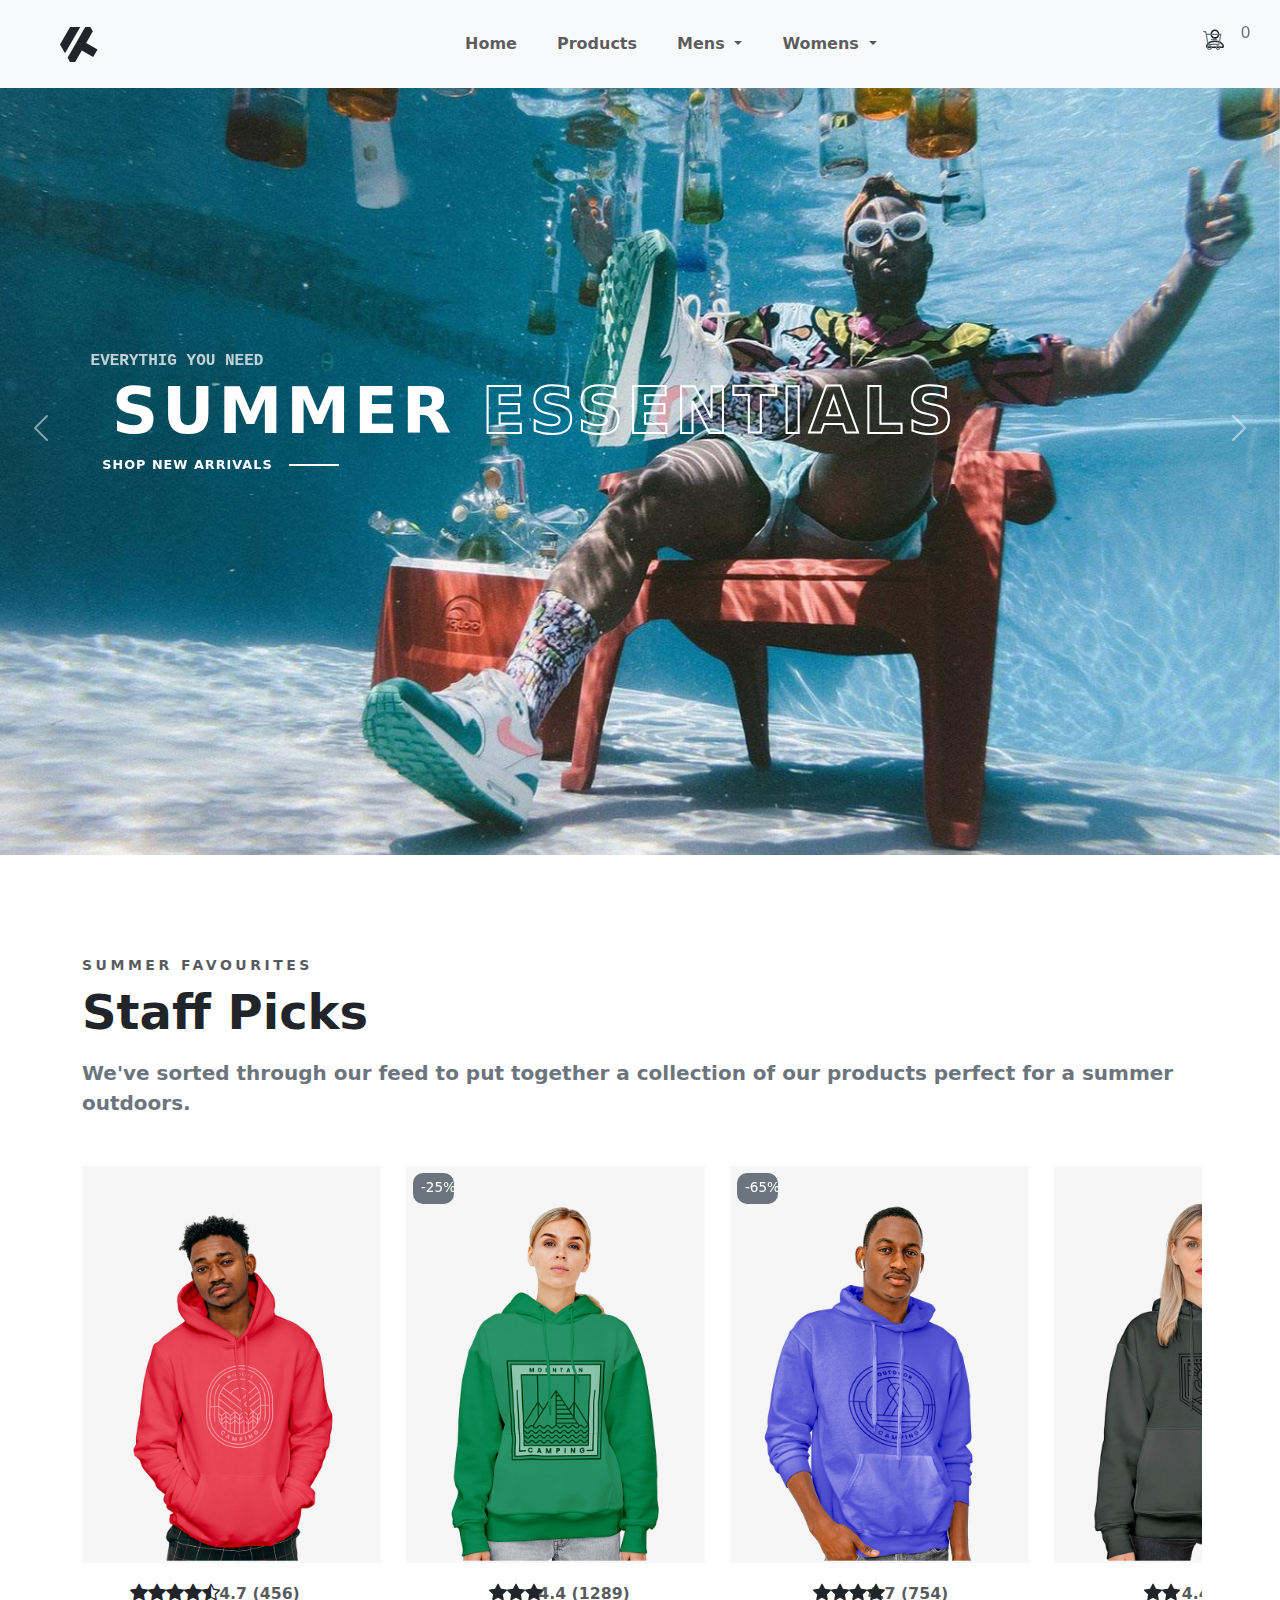
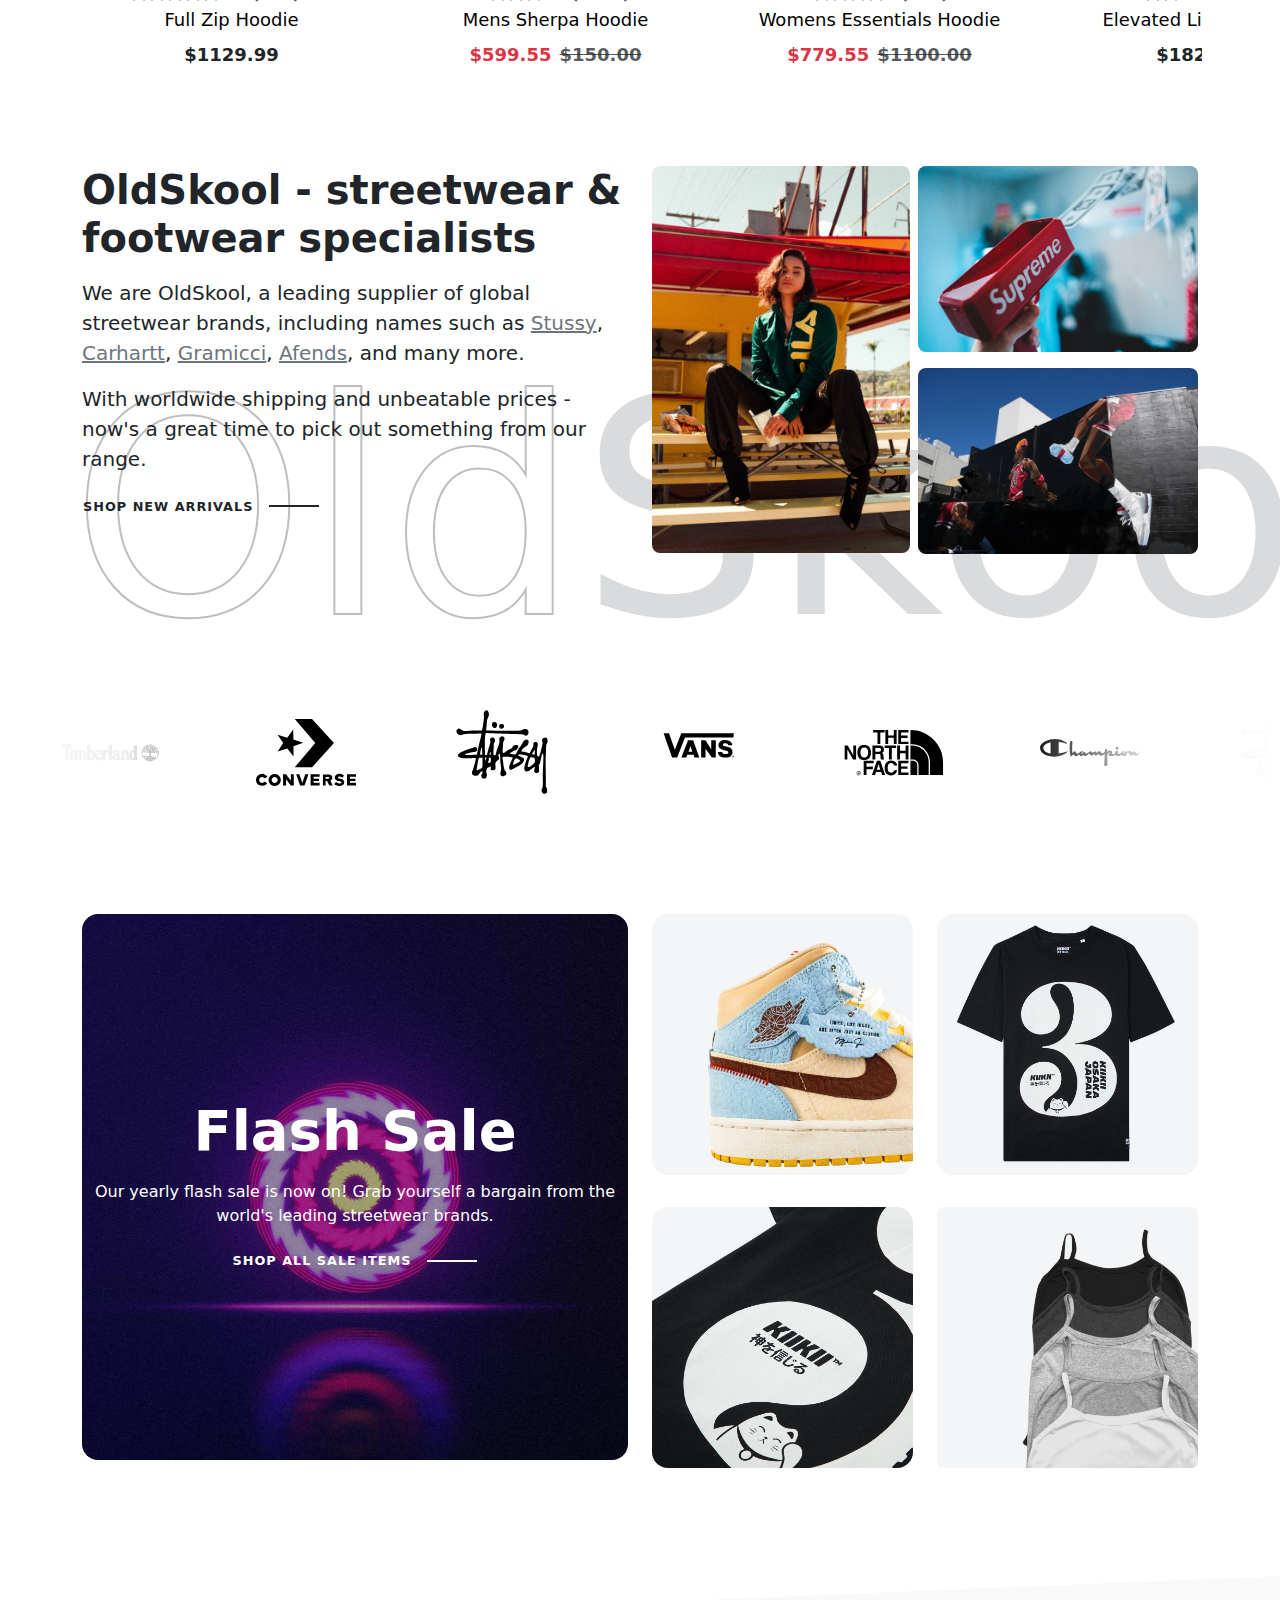
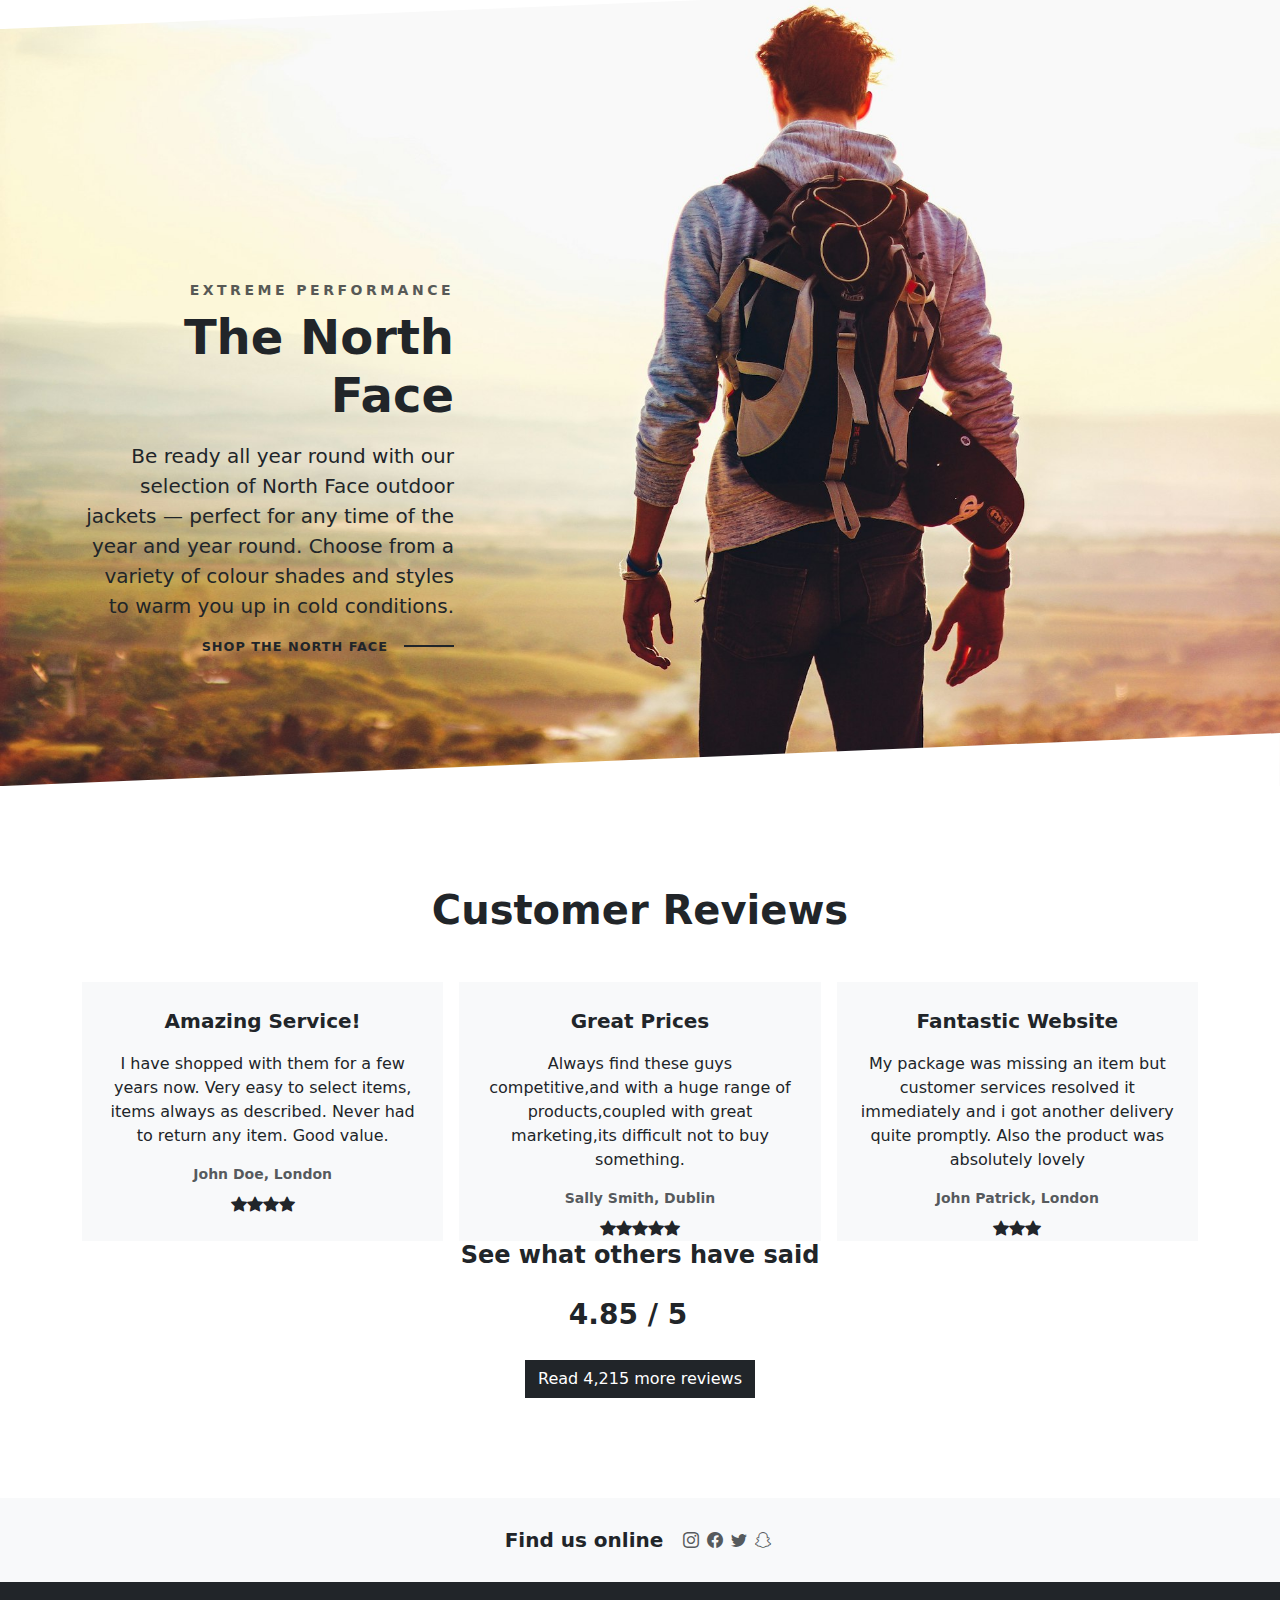
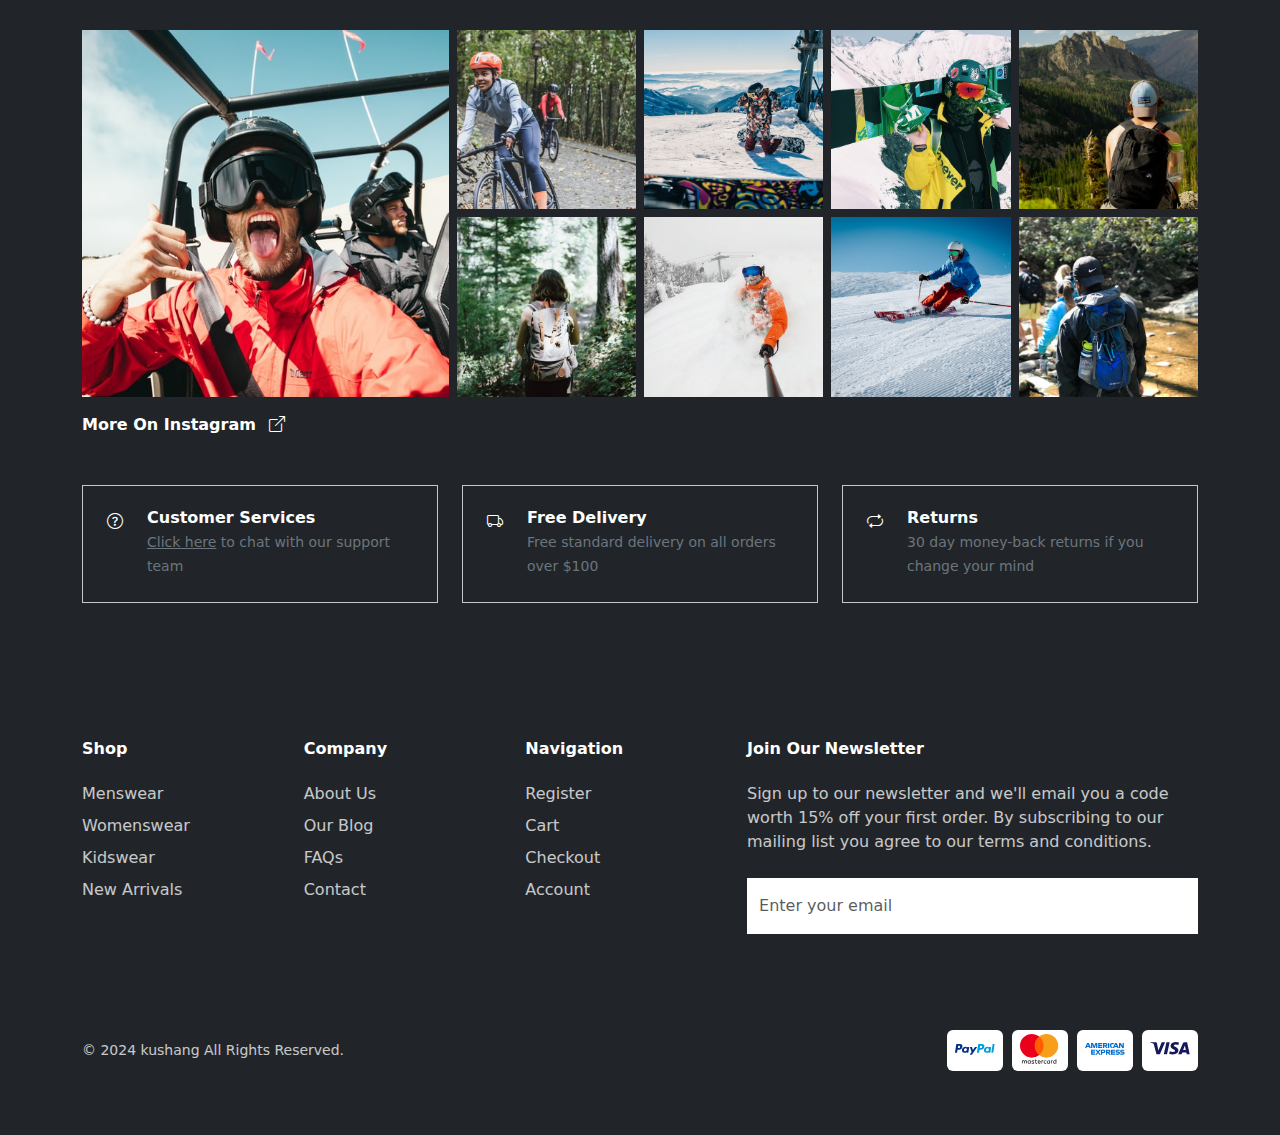
<file: index.html>
<!DOCTYPE html>
<html lang="en">

<head>
    <meta charset="UTF-8">
    <meta name="viewport" content="width=device-width, initial-scale=1.0">
    <link href="assest/images/logo.png" rel="shortcut icon" type="image/x-icon" />
    <link href="https://cdn.jsdelivr.net/npm/bootstrap@5.3.3/dist/css/bootstrap.min.css" rel="stylesheet"
        integrity="sha384-QWTKZyjpPEjISv5WaRU9OFeRpok6YctnYmDr5pNlyT2bRjXh0JMhjY6hW+ALEwIH" crossorigin="anonymous">
    <link rel="stylesheet" href="https://cdn.jsdelivr.net/npm/bootstrap-icons@1.11.3/font/bootstrap-icons.min.css">
    <link rel="stylesheet" href="assest/css/style.css">
    <link rel="stylesheet" href="assest/css/media.css">
    <link rel="stylesheet" href="assest/css/swiper.css">
    <link rel="stylesheet" href="https://cdn.jsdelivr.net/npm/swiper@11/swiper-bundle.min.css" />
    <title>E-Commerce</title>
</head>

<body>
    <header id="header"></header>
    <section id="slider-home">
        <div class="container-custom">
            <div id="carouselExampleAutoplaying" class="carousel slide" data-bs-ride="carousel">
                <div class="carousel-inner">
                    <div class="carousel-item active">
                        <div class="main-banner-img-1"></div>
                        <div
                            class="container position-absolute top-0 d-flex h-100 align-items-start flex-column justify-content-center">
                            <p
                                class="title-small text-white  opacity-75 mb-0  text-uppercase font-monospace fw-bold banner-contant">
                                Everythig you need</p>
                            <h2 class="display-3 tracking-wide fw-bold text-uppercase tracking-wide text-white banner-h2"
                                style="transition-duration: 0ms; transform: translate3d(100px, 0px, 0px);">
                                summer
                                <span class="text-outline-light text-white">ESSENTIALS</span>
                            </h2>
                            <div
                                style="transition-duration: 0ms; transform: translate3d(0px, -25px, 0px); margin-left: 8%;">
                                <a href="" class="btn btn-psuedo text-white mt-3" role="button">Shop new arrivals</a>
                            </div>
                        </div>
                    </div>
                    <div class="carousel-item">
                        <div class="main-banner-img-2"></div>
                        <div
                            class="container position-absolute top-0 d-flex h-100 align-items-start flex-column justify-content-center">
                            <p
                                class="title-small text-white text-uppercase font-monospace fw-bold opacity-75 mb-0 banner-contant">
                                Spring Collection
                            </p>
                            <h2 class="display-3 tracking-wide fw-bold text-uppercase tracking-wide text-white banner-h2"
                                style="transition-duration: 0ms; transform: translate3d(100px, 0px, 0px);">
                                Adidas
                                <span class="text-outline-light text-white">SS20</span>
                            </h2>
                            <div
                                style="transition-duration: 0ms; transform: translate3d(0px, -25px, 0px); margin-left: 8%;">
                                <a href="" class="btn btn-psuedo text-white mt-3" role="button">Shop Latest Adidas</a>
                            </div>
                        </div>
                    </div>
                    <div class="carousel-item">
                        <div class="main-banner-img-3"></div>
                        <div
                            class="container position-absolute top-0 d-flex h-100 align-items-start flex-column justify-content-center">
                            <p
                                class="title-small text-white opacity-75 mb-0  text-uppercase font-monospace fw-bold banner-contant">
                                Just Do it</p>
                            <h2 class="display-3 tracking-wide fw-bold text-uppercase tracking-wide text-white banner-h2"
                                style="transition-duration: 0ms; transform: translate3d(100px, 0px, 0px);">
                                Nike
                                <span class="text-outline-light text-white">SS21</span>
                            </h2>
                            <div
                                style="transition-duration: 0ms; transform: translate3d(0px, -25px, 0px); margin-left: 8%;">
                                <a href="" class="btn btn-psuedo text-white mt-3" role="button">Shop Latest Nike</a>
                            </div>
                        </div>
                    </div>
                    <button class="carousel-control-prev" type="button" data-bs-target="#carouselExampleAutoplaying"
                        data-bs-slide="prev">
                        <span class="carousel-control-prev-icon" aria-hidden="true"></span>
                        <span class="visually-hidden">Previous</span>
                    </button>
                    <button class="carousel-control-next" type="button" data-bs-target="#carouselExampleAutoplaying"
                        data-bs-slide="next">
                        <span class="carousel-control-next-icon" aria-hidden="true"></span>
                        <span class="visually-hidden">Next</span>
                    </button>
                </div>
            </div>
        </div>
    </section>
    <section class="mt-5 top-margins">
        <div class="container">
            <div class="w-md-50 mb-5">
                <p class="small fw-bolder text-uppercase tracking-wider mb-2 text-muted">Summer Favourites</p>
                <h2 class="display-5 fw-bold mb-3">Staff Picks</h2>
                <p class="lead fw-bold text-secondary">We've sorted through our feed to put together a collection of our
                    products perfect for a summer outdoors.</p>
            </div>
            <div
                class="swiper-container overflow-visible swiper-container-initialized swiper-container-horizontal swiper-container-pointer-events swiper-container-css-mode">
                <div class="swiper-wrapper pe-1">
                    <div class="swiper-slide d-flex h-auto swiper-slide-active"
                        style="width: 299px; margin-right: 25px;">
                        <div class="card position-relative h-100 card-listing hover-trigger">
                            <div class="card-header">
                                <picture class="position-relative overflow-hidden d-block bg-light">
                                    <img class="w-100 img-fluid position-relative" title=""
                                        src="assest/images/product-1b.jpg" alt="">
                                </picture>
                                <picture class="position-absolute start-0 top-0 hover-show bg-light">
                                    <img class="w-100 img-fluid" title="" src="assest/images/product-1.jpg" alt="">
                                </picture>
                                <div class="card-actions">
                                    <span class="small text-uppercase tracking-wide fw-bolder text-center d-block">Quick
                                        Add</span>
                                    <div class="d-flex justify-content-center align-items-center flex-wrap mt-3">
                                        <button class="btn btn-outline-dark btn-sm mx-2">S</button>
                                        <button class="btn btn-outline-dark btn-sm mx-2">M</button>
                                        <button class="btn btn-outline-dark btn-sm mx-2">L</button>
                                    </div>
                                </div>
                            </div>
                            <div class="card-body px-0 text-center">
                                <div class="ms-5">
                                    <div class="rating position-relative d-table">
                                        <div class="position-absolute stars d-flex" style="width: 90%">
                                            <i class="bi bi-star-fill text-dark mr-1 "></i>
                                            <i class="bi bi-star-fill text-dark mr-1 "></i>
                                            <i class="bi bi-star-fill text-dark mr-1 "></i>
                                            <i class="bi bi-star-fill text-dark mr-1 "></i>
                                            <i class="bi bi-star-half text-dark mr-1"></i>
                                        </div>
                                    </div> <span class="small fw-bolder ms-2 text-muted"> 4.7 (456)</span>
                                </div>
                                <a class="mb-0 mx-2 mx-md-4 fs-p link-cover text-decoration-none d-block text-center text-black"
                                    href="">Full Zip Hoodie</a>
                                <p class="fw-bolder m-0 mt-2">$1129.99</p>
                                </a>
                            </div>
                        </div>
                    </div>
                    <div class="swiper-slide d-flex h-auto swiper-slide-next" style="width: 299px; margin-right: 25px;">
                        <div class="card position-relative h-100 card-listing hover-trigger">
                            <div class="card-header">
                                <span class="badge card-badge bg-secondary">-25%</span>
                                <picture class="position-relative overflow-hidden d-block bg-light">
                                    <img class="w-100 img-fluid position-relative" title=""
                                        src="assest/images/product-2.jpg" alt="">
                                </picture>
                                <div class="card-actions">
                                    <span class="small text-uppercase tracking-wide fw-bolder text-center d-block">Quick
                                        Add</span>
                                    <div class="d-flex justify-content-center align-items-center flex-wrap mt-3">
                                        <button class="btn btn-outline-dark btn-sm mx-2">S</button>
                                        <button class="btn btn-outline-dark btn-sm mx-2">M</button>
                                        <button class="btn btn-outline-dark btn-sm mx-2">L</button>
                                    </div>
                                </div>
                            </div>
                            <div class="card-body px-0 text-center">
                                <div style="margin-left: 83px; margin-right: 34px;">
                                    <div class="rating position-relative d-table">
                                        <div class="position-absolute stars d-flex" style="width: 60%">
                                            <i class="bi bi-star-fill text-dark mr-1 "></i>
                                            <i class="bi bi-star-fill text-dark mr-1 "></i>
                                            <i class="bi bi-star-fill text-dark mr-1 "></i>
                                        </div>
                                    </div> <span class="small fw-bolder ms-2 text-muted"> 4.4 (1289)</span>
                                </div>
                                <a class="mb-0 mx-2 mx-md-4 fs-p link-cover text-decoration-none d-block text-center text-black"
                                    href="">Mens Sherpa Hoodie</a>
                                <div class="d-flex justify-content-center align-items-center mt-2">
                                    <p class="mb-0 me-2 text-danger fw-bolder">$<span>599.55</span></p>
                                    <p class="mb-0 text-muted fw-bolder"><s>$<span>150.00</span></s></p>
                                </div>
                                </a>
                            </div>
                        </div>
                    </div>
                    <div class="swiper-slide d-flex h-auto" style="width: 299px; margin-right: 25px;">
                        <div class="card position-relative h-100 card-listing hover-trigger">
                            <div class="card-header">
                                <span class="badge card-badge bg-secondary">-65%</span>
                                <picture class="position-relative overflow-hidden d-block bg-light">
                                    <img class="w-100 img-fluid position-relative" title=""
                                        src="assest/images/product-3.jpg" alt="">
                                </picture>
                                <div class="card-actions">
                                    <span class="small text-uppercase tracking-wide fw-bolder text-center d-block">Quick
                                        Add</span>
                                    <div class="d-flex justify-content-center align-items-center flex-wrap mt-3">
                                        <button class="btn btn-outline-dark btn-sm mx-2">S</button>
                                        <button class="btn btn-outline-dark btn-sm mx-2">M</button>
                                        <button class="btn btn-outline-dark btn-sm mx-2">L</button>
                                    </div>
                                </div>
                            </div>
                            <div class="card-body px-0 text-center">
                                <div style="margin-left: 83px;margin-right: 34px;">
                                    <div class="rating position-relative d-table">
                                        <div class="position-absolute stars d-flex" style="width: 20%">
                                            <i class="bi bi-star-fill text-dark mr-1 "></i>
                                            <i class="bi bi-star-fill text-dark mr-1 "></i>
                                            <i class="bi bi-star-fill text-dark mr-1 "></i>
                                            <i class="bi bi-star-fill text-dark mr-1 "></i>

                                        </div>
                                    </div> <span class="small fw-bolder ms-2 text-muted"> 4.7 (754)</span>
                                </div>
                                <a class="mb-0 mx-2 mx-md-4 fs-p link-cover text-decoration-none d-block text-center text-black"
                                    href="">Womens Essentials Hoodie</a>
                                <div class="d-flex justify-content-center align-items-center mt-2">
                                    <p class="mb-0 me-2 text-danger fw-bolder">$<span>779.55</span></p>
                                    <p class="mb-0 text-muted fw-bolder"><s>$<span>1100.00</span></s></p>
                                </div>
                                </a>
                            </div>
                        </div>
                    </div>
                    <div class="swiper-slide d-flex h-auto" style="width: 299px; margin-right: 25px;">
                        <div class="card position-relative h-100 card-listing hover-trigger">
                            <div class="card-header">
                                <picture class="position-relative overflow-hidden d-block bg-light">
                                    <img class="w-100 img-fluid position-relative" title=""
                                        src="assest/images/product-4.jpg" alt="">
                                </picture>
                                <div class="card-actions">
                                    <span class="small text-uppercase tracking-wide fw-bolder text-center d-block">Quick
                                        Add</span>
                                    <div class="d-flex justify-content-center align-items-center flex-wrap mt-3">
                                        <button class="btn btn-outline-dark btn-sm mx-2">S</button>
                                        <button class="btn btn-outline-dark btn-sm mx-2">M</button>
                                        <button class="btn btn-outline-dark btn-sm mx-2">L</button>
                                    </div>
                                </div>
                            </div>
                            <div class="card-body px-0 text-center">
                                <div style="margin-left: 90px;margin-right: 50px;">
                                    <div class="rating position-relative d-table">
                                        <div class="position-absolute stars d-flex" style="width: 70%">
                                            <i class="bi bi-star-fill text-dark mr-1 "></i>
                                            <i class="bi bi-star-fill text-dark mr-1 "></i>
                                        </div>
                                    </div> <span class="small fw-bolder ms-2 text-muted"> 4.4 (1289)</span>
                                </div>
                                <a class="mb-0 mx-2 mx-md-4 fs-p link-cover text-decoration-none d-block text-center text-black"
                                    href="">Elevated Lined Hoodie</a>
                                <p class="fw-bolder m-0 mt-2">$1829.99</p>
                                </a>
                            </div>
                        </div>
                    </div>
                    <div class="swiper-slide d-flex h-auto" style="width: 299px; margin-right: 25px;">
                        <div class="card position-relative h-100 card-listing hover-trigger">
                            <div class="card-header">
                                <picture class="position-relative overflow-hidden d-block bg-light">
                                    <img class="w-100 img-fluid position-relative" title=""
                                        src="assest/images/product-5b.jpg" alt="">
                                </picture>
                                <picture class="position-absolute start-0 top-0 hover-show bg-light">
                                    <img class="w-100 img-fluid" title="" src="assest/images/product-5.jpg" alt="">
                                </picture>
                                <div class="card-actions">
                                    <span class="small text-uppercase tracking-wide fw-bolder text-center d-block">Quick
                                        Add</span>
                                    <div class="d-flex justify-content-center align-items-center flex-wrap mt-3">
                                        <button class="btn btn-outline-dark btn-sm mx-2">S</button>
                                        <button class="btn btn-outline-dark btn-sm mx-2">M</button>
                                        <button class="btn btn-outline-dark btn-sm mx-2">L</button>
                                    </div>
                                </div>
                            </div>
                            <div class="card-body px-0 text-center">
                                <div style="margin-left: 90px;margin-right: 50px;">
                                    <div class="rating position-relative d-table">
                                        <div class="position-absolute stars d-flex" style="width: 84%">
                                            <i class="bi bi-star-fill text-dark mr-1 "></i>
                                            <i class="bi bi-star-fill text-dark mr-1 "></i>
                                        </div>
                                    </div> <span class="small fw-bolder ms-2 text-muted"> 4.8 (189)</span>
                                </div>
                                <a class="mb-0 mx-2 mx-md-4 fs-p link-cover text-decoration-none d-block text-center text-black"
                                    href="">Mens Slab Hoodie</a>
                                <p class="fw-bolder m-0 mt-2">$29.99</p>
                                </a>
                            </div>
                        </div>
                    </div>
                    <div class="swiper-slide d-flex h-auto" style="width: 299px; margin-right: 25px;">
                        <div class="card position-relative h-100 card-listing hover-trigger">
                            <div class="card-header">
                                <picture class="position-relative overflow-hidden d-block bg-light">
                                    <img class="w-100 img-fluid position-relative" title=""
                                        src="assest/images/product-6.jpg" alt="">
                                </picture>
                                <div class="card-actions">
                                    <span class="small text-uppercase tracking-wide fw-bolder text-center d-block">Quick
                                        Add</span>
                                    <div class="d-flex justify-content-center align-items-center flex-wrap mt-3">
                                        <button class="btn btn-outline-dark btn-sm mx-2">S</button>
                                        <button class="btn btn-outline-dark btn-sm mx-2">M</button>
                                        <button class="btn btn-outline-dark btn-sm mx-2">L</button>
                                    </div>
                                </div>
                            </div>
                            <div class="card-body px-0 text-center">
                                <div style="margin-left: 83px;margin-right: 34px;">
                                    <div class="rating position-relative d-table">
                                        <div class="position-absolute stars d-flex" style="width: 60%">
                                            <i class="bi bi-star-fill text-dark mr-1 "></i>
                                            <i class="bi bi-star-fill text-dark mr-1 "></i>
                                            <i class="bi bi-star-fill text-dark mr-1 "></i>
                                            <i class="bi bi-star-fill text-dark mr-1 "></i>
                                        </div>
                                    </div> <span class="small fw-bolder ms-2 text-muted"> 4.5 (1567)</span>
                                </div>
                                <a class="mb-0 mx-2 mx-md-4 fs-p link-cover text-decoration-none d-block text-center text-black"
                                    href="">Blocked Striped Hoodie</a>
                                <p class="fw-bolder m-0 mt-2">$1329.99</p>
                                </a>
                            </div>
                        </div>
                    </div>
                    <div class="swiper-slide d-flex h-auto" style="width: 299px; margin-right: 25px;">
                        <div class="card position-relative h-100 card-listing hover-trigger">
                            <div class="card-header">
                                <span class="badge card-badge bg-secondary">-13%</span>
                                <picture class="position-relative overflow-hidden d-block bg-light">
                                    <img class="w-100 img-fluid position-relative" title=""
                                        src="assest/images/product-7.jpg" alt="">
                                </picture>
                                <div class="card-actions">
                                    <span class="small text-uppercase tracking-wide fw-bolder text-center d-block">Quick
                                        Add</span>
                                    <div class="d-flex justify-content-center align-items-center flex-wrap mt-3">
                                        <button class="btn btn-outline-dark btn-sm mx-2">S</button>
                                        <button class="btn btn-outline-dark btn-sm mx-2">M</button>
                                        <button class="btn btn-outline-dark btn-sm mx-2">L</button>
                                    </div>
                                </div>
                            </div>
                            <div class="card-body px-0 text-center">
                                <div style="margin-left: 83px; margin-right: 34px;">
                                    <div class="rating position-relative d-table">
                                        <div class="position-absolute stars d-flex" style="width: 60%">
                                            <i class="bi bi-star-fill text-dark mr-1 "></i>
                                            <i class="bi bi-star-fill text-dark mr-1 "></i>
                                            <i class="bi bi-star-fill text-dark mr-1 "></i>
                                        </div>
                                    </div> <span class="small fw-bolder ms-2 text-muted"> 4.4 (1289)</span>
                                </div>
                                <a class="mb-0 mx-2 mx-md-4 fs-p link-cover text-decoration-none d-block text-center text-black"
                                    href="">Womens Classic Hoodie</a>
                                <div class="d-flex justify-content-center align-items-center mt-2">
                                    <p class="mb-0 me-2 text-danger fw-bolder">$<span>599.55</span></p>
                                    <p class="mb-0 text-muted fw-bolder"><s>$<span>150.00</span></s></p>
                                </div>
                                </a>
                            </div>
                        </div>
                    </div>
                    <div class="swiper-slide d-flex h-auto" style="width: 299px; margin-right: 25px;">
                        <div class="card position-relative h-100 card-listing hover-trigger">
                            <div class="card-header">
                                <span class="badge card-badge bg-secondary">-33%</span>
                                <picture class="position-relative overflow-hidden d-block bg-light">
                                    <img class="w-100 img-fluid position-relative" title=""
                                        src="assest/images/product-8.jpg" alt="">
                                </picture>
                                <div class="card-actions">
                                    <span class="small text-uppercase tracking-wide fw-bolder text-center d-block">Quick
                                        Add</span>
                                    <div class="d-flex justify-content-center align-items-center flex-wrap mt-3">
                                        <button class="btn btn-outline-dark btn-sm mx-2">S</button>
                                        <button class="btn btn-outline-dark btn-sm mx-2">M</button>
                                        <button class="btn btn-outline-dark btn-sm mx-2">L</button>
                                    </div>
                                </div>
                            </div>
                            <div class="card-body px-0 text-center">
                                <div style="margin-left: 83px;margin-right: 34px;">
                                    <div class="rating position-relative d-table">
                                        <div class="position-absolute stars d-flex" style="width: 20%">
                                            <i class="bi bi-star-fill text-dark mr-1 "></i>
                                            <i class="bi bi-star-fill text-dark mr-1 "></i>
                                            <i class="bi bi-star-fill text-dark mr-1 "></i>
                                            <i class="bi bi-star-fill text-dark mr-1 "></i>
                                        </div>
                                    </div> <span class="small fw-bolder ms-2 text-muted"> 4.7 (754)</span>
                                </div>
                                <a class="mb-0 mx-2 mx-md-4 fs-p link-cover text-decoration-none d-block text-center text-black"
                                    href="">Mens Sherpa Hoodie</a>
                                <div class="d-flex justify-content-center align-items-center mt-2">
                                    <p class="mb-0 me-2 text-danger fw-bolder">$<span>779.55</span></p>
                                    <p class="mb-0 text-muted fw-bolder"><s>$<span>1100.00</span></s></p>
                                </div>
                                </a>
                            </div>
                        </div>
                    </div>
                    <div class="swiper-slide d-flex h-auto justify-content-center align-items-center"
                        style="width: 299px;">
                        <a href="products.html"
                            class="d-flex text-decoration-none flex-column justify-content-center align-items-center">
                            <span class="btn btn-dark btn-icon mb-3">
                                <i class="bi bi-arrow-right-short"></i>
                            </span>
                            <span class="lead fw-bolder text-dark">See All</span>
                        </a>
                    </div>
                    <div class="swiper-scrollbar"></div>
                </div>
            </div>
        </div>
    </section>
    <section class="mb-3 mt-3 mt-md-0 mb-md-0">
        <div class="container">
            <div class="row pt-3 pt-lg-0 g-3 g-lg-4">
                <div class="col-12 col-lg-6 mb-3 mb-lg-0 position-relative">
                    <h2 class="h1 fw-bold mb-3">OldSkool - streetwear & footwear specialists</h2>
                    <p class="lead">We are OldSkool, a leading supplier of global streetwear brands, including names
                        such as
                        <a href="#" class="link-secondary">Stussy</a>,
                        <a href="#" class="link-secondary">Carhartt</a>,
                        <a href="#" class="link-secondary">Gramicci</a>,
                        <a href="#" class="link-secondary">Afends</a>, and many more.
                    </p>
                    <div class="bg-text d-xs-none">
                        <h2 class="bg-text-title d-flex z-n1 bottom-0 start-0 end-0 opacity-10 position-absolute">
                            <span class="text-outline-dark opacity-25 d-smx-none">Old</span>
                            <span class="text-secondary opacity-25 d-smx-none">Skool</span>
                        </h2>
                    </div>
                    <p class="lead">With worldwide shipping and unbeatable prices - now's a great time to pick out
                        something
                        from our range.</p>
                    <a href="" class="btn btn-psuedo" role="button">Shop New Arrivals</a>
                </div>
                <div class="col-12 col-lg-6">
                    <div class="d-flex flex-column flex-lg-row">
                        <div class="mb-2 mb-lg-0 flex-grow-1">
                            <img class="img-fluid rounded-3" src="assest/images/banner-5.jpg" alt="">
                        </div>
                        <div class="d-lg-flex flex-lg-column ms-lg-2 mt-2 mt-lg-0">
                            <img class="img-fluid rounded-3 mb-3" src="assest/images/banner-6.jpg" alt="">
                            <img class="img-fluid rounded-3" src="assest/images/banner-7.jpg" alt="">
                        </div>
                    </div>
                </div>
            </div>
        </div>
    </section>
    <section class="mt-custom">
        <div class="brand-section container-fluid aos-init aos-animate position-relative" data-aos="fade-in">
            <div class="bg-overlay-sides-white-to-transparent bg-white py-5 py-md-7">
                <section class="marquee marquee-hover-pause">
                    <div class="marquee-body">
                        <div class="marquee-section d-flex animation-marquee-50">
                            <div class="mx-3 mx-lg-5 f-w-24">
                                <a class="d-block" href="products.html">
                                    <picture>
                                        <img class="img-fluid d-table mx-auto" width="100px" height="50px"
                                            src="assest/images/logo-1.svg" alt="">
                                    </picture>
                                </a>
                            </div>
                            <div class="mx-3 mx-lg-5 f-w-24">
                                <a class="d-block" href="products.html">
                                    <picture>
                                        <img class="img-fluid d-table mx-auto" width="100px" height="50px"
                                            src="assest/images/logo-2.svg" alt="">
                                    </picture>
                                </a>
                            </div>
                            <div class="mx-3 mx-lg-5 f-w-24">
                                <a class="d-block" href="products.html">
                                    <picture>
                                        <img class="img-fluid d-table mx-auto" width="100px" height="50px"
                                            src="assest/images/logo-3.svg" alt="">
                                    </picture>
                                </a>
                            </div>
                            <div class="mx-3 mx-lg-5 f-w-24">
                                <a class="d-block" href="products.html">
                                    <picture>
                                        <img class="img-fluid d-table mx-auto" width="100px" height="50px"
                                            src="assest/images/logo-4.svg" alt="">
                                    </picture>
                                </a>
                            </div>
                            <div class="mx-3 mx-lg-5 f-w-24">
                                <a class="d-block" href="products.html">
                                    <picture>
                                        <img class="img-fluid d-table mx-auto" width="100px" height="50px"
                                            src="assest/images/logo-5.svg" alt="">
                                    </picture>
                                </a>
                            </div>
                            <div class="mx-3 mx-lg-5 f-w-24">
                                <a class="d-block" href="products.html">
                                    <picture>
                                        <img class="img-fluid d-table mx-auto" width="100px" height="50px"
                                            src="assest/images/logo-6.svg" alt="">
                                    </picture>
                                </a>
                            </div>
                            <div class="mx-3 mx-lg-5 f-w-24">
                                <a class="d-block" href="products.html">
                                    <picture>
                                        <img class="img-fluid d-table mx-auto" width="100px" height="50px"
                                            src="assest/images/logo-3.svg" alt="">
                                    </picture>
                                </a>
                            </div>
                            <div class="mx-3 mx-lg-5 f-w-24">
                                <a class="d-block" href="products.html">
                                    <picture>
                                        <img class="img-fluid d-table mx-auto" width="100px" height="50px"
                                            src="assest/images/logo-2.svg" alt="">
                                    </picture>
                                </a>
                            </div>
                            <div class="mx-3 mx-lg-5 f-w-24">
                                <a class="d-block" href="products.html">
                                    <picture>
                                        <img class="img-fluid d-table mx-auto" width="100px" height="50px"
                                            src="assest/images/logo-6.svg" alt="">
                                    </picture>
                                </a>
                            </div>
                        </div>
                        <div class="marquee-section animation-marquee-50">
                            <div class="mx-5 f-w-24">
                                <a class="d-block" href="products.html">
                                    <picture>
                                        <img class="img-fluid d-table mx-auto" width="100px" height="50px"
                                            src="assest/images/logo-2.svg" alt="">
                                    </picture>
                                </a>
                            </div>
                            <div class="mx-5 f-w-24">
                                <a class="d-block" href="products.html">
                                    <picture>
                                        <img class="img-fluid d-table mx-auto" width="100px" height="50px"
                                            src="assest/images/logo-5.svg" alt="">
                                    </picture>
                                </a>
                            </div>
                            <div class="mx-5 f-w-24">
                                <a class="d-block" href="products.html">
                                    <picture>
                                        <img class="img-fluid d-table mx-auto" width="100px" height="50px"
                                            src="assest/images/logo-6.svg" alt="">
                                    </picture>
                                </a>
                            </div>
                            <div class="mx-5 f-w-24">
                                <a class="d-block" href="products.html">
                                    <picture>
                                        <img class="img-fluid d-table mx-auto" width="100px" height="50px"
                                            src="assest/images/logo-3.svg" alt="">
                                    </picture>
                                </a>
                            </div>
                            <div class="mx-5 f-w-24">
                                <a class="d-block" href="products.html">
                                    <picture>
                                        <img class="img-fluid d-table mx-auto" width="100px" height="50px"
                                            src="assest/images/logo-1.svg" alt="">
                                    </picture>
                                </a>
                            </div>
                            <div class="mx-5 f-w-24">
                                <a class="d-block" href="products.html">
                                    <picture>
                                        <img class="img-fluid d-table mx-auto" width="100px" height="50px"
                                            src="assest/images/logo-4.svg" alt="">
                                    </picture>
                                </a>
                            </div>
                            <div class="mx-5 f-w-24">
                                <a class="d-block" href="products.html">
                                    <picture>
                                        <img class="img-fluid d-table mx-auto" width="100px" height="50px"
                                            src="assest/images/logo-5.svg" alt="">
                                    </picture>
                                </a>
                            </div>
                            <div class="mx-5 f-w-24">
                                <a class="d-block" href="products.html">
                                    <picture>
                                        <img class="img-fluid d-table mx-auto" width="100px" height="50px"
                                            src="assest/images/logo-2.svg" alt="">
                                    </picture>
                                </a>
                            </div>
                            <div class="mx-5 f-w-24">
                                <a class="d-block" href="products.html">
                                    <picture>
                                        <img class="img-fluid d-table mx-auto" width="100px" height="50px"
                                            src="assest/images/logo-3.svg" alt="">
                                    </picture>
                                </a>
                            </div>
                        </div>
                    </div>
                </section>
            </div>
        </div>
    </section>
    <section class="mt-3 mb-3">
        <div class="container">
            <div class="pt-5 mb-5">
                <div class="row">
                    <div class="col-12 col-lg-6 mb-3 position-relative aos-init aos-animate" data-aos="fade-right">
                        <img class="img-fluid rounded-4 banner-sale-img" src="assest/images/banner-sale.jpg"
                            alt="HTML Bootstrap Template by Pixel Rocket">

                        <div
                            class="position-absolute top-0 bottom-0 start-0 end-0 d-flex justify-content-center align-items-center">
                            <div class="text-center w-100 p-3">
                                <h2 class="display-4 mb-3 fw-bold text-white">Flash Sale</h2>
                                <p class="d-none d-md-block text-white">Our yearly flash sale is now on! Grab yourself a
                                    bargain from the world's leading streetwear brands.</p>
                                <a href="products.html" class="btn btn-psuedo text-white" role="button">Shop All Sale
                                    Items</a>
                            </div>
                        </div>
                    </div>
                    <div class="col-12 col-lg-6 aos-init aos-animate" data-aos="fade-left">
                        <div class="row">
                            <div class="col-12 col-md-6 mb-2">
                                <div class="card mb-4">
                                    <img class="card-img-top img-fluid rounded-4" src="assest/images/banner-8.jpg"
                                        alt="HTML Bootstrap Template by Pixel Rocket">
                                    <div class="card-body text-center card-overlay">
                                        <p class="card-title">The Jordan Delta 2</p>
                                        <a href="products.html" class="btn btn-psuedo text-white">Shop Kicks</a>
                                    </div>
                                </div>
                            </div>
                            <div class="col-12 col-md-6 mb-2">
                                <div class="card mb-4">
                                    <img class="card-img-top img-fluid rounded-4" src="assest/images/banner-9.jpg"
                                        alt="HTML Bootstrap Template by Pixel Rocket">
                                    <div class="card-body text-center card-overlay">
                                        <p class="card-title">Latest Mens Shirts</p>
                                        <a href="products.html" class="btn btn-psuedo text-white">Shop New</a>
                                    </div>
                                </div>
                            </div>
                            <div class="col-12 col-md-6 mb-2">
                                <div class="card">
                                    <img class="card-img-top img-fluid rounded-4" src="assest/images/banner-10.jpg"
                                        alt="HTML Bootstrap Template by Pixel Rocket">
                                    <div class="card-body text-center card-overlay">
                                        <p class="card-title">KiiKii Osake Tees</p>
                                        <a href="products.html" class="btn btn-psuedo text-white">Shop T-Shirts</a>
                                    </div>
                                </div>
                            </div>
                            <div class="col-12 col-md-6 mb-2">
                                <div class="card">
                                    <img class="card-img-top img-fluid rounded" src="assest/images/banner-11.jpg"
                                        alt="HTML Bootstrap Template by Pixel Rocket">
                                    <div class="card-body text-center card-overlay">
                                        <p class="card-title">Multibuy Women's Shirts</p>
                                        <a href="products.html" class="btn btn-psuedo text-white">Shop Sale Items</a>
                                    </div>
                                </div>
                            </div>
                        </div>
                    </div>
                </div>
            </div>
        </div>
    </section>
    <section class="mt-custom mb-custom position-relative">
        <div class="position-absolute text-white top-0 start-0 end-0">
            <svg class="align-self-start d-flex" xmlns="http://www.w3.org/2000/svg" viewBox="0 0 1283 53.25">
                <polygon fill="currentColor" points="1283 0 0 0 0 53.25 1283 0"></polygon>
            </svg>
        </div>
        <div class="w-100 py-5 py-md-5 py-lg-5 index-banner-img">
            <div class="container py-lg-5 position-relative d-flex align-items-center aos-init aos-animate north-contain"
                data-aos="fade-left">
                <div
                    class="py-5 d-flex justify-content-end align-items-start align-items-lg-end flex-column col-lg-4 text-lg-end">
                    <p class="small fw-bolder text-uppercase tracking-wider mb-2 opacity-75">Extreme Performance</p>
                    <h2 class="display-5 fw-bold mb-3">The North Face</h2>
                    <p class="lead d-none d-lg-block">Be ready all year round with our selection of North Face outdoor
                        jackets — perfect for any time of the year and year round. Choose from a variety of colour
                        shades and styles to warm you up in cold conditions.</p>
                    <a class="text-decoration-none fw-bolder text-dark btn-psuedo" href="#">Shop The North Face</a>
                </div>
            </div>
            <div id="hotspot-one" class="d-none">
                <div class="m-n2 rounded overflow-hidden">
                    <div class="mb-1 bg-light d-flex justify-content-center">
                        <div class="f-w-48 px-3 pt-3">
                            <img class="img-fluid" src="assest/images/product-3.jpg" alt="">
                        </div>
                    </div>
                    <div class="px-4 py-4 text-center">
                        <div class="d-flex justify-content-center align-items-center mx-auto mb-1">
                            <div class="rating position-relative d-table">
                                <div class="position-absolute stars d-flex justify-content-center" style="width: 75%">
                                    <i class="bi bi-star-fill text-dark mr-1 "></i>
                                    <i class="bi bi-star-fill text-dark mr-1 "></i>
                                    <i class="bi bi-star-fill text-dark mr-1 "></i>
                                    <i class="bi bi-star-fill text-dark mr-1 "></i>
                                </div>
                            </div>
                            <span class="small fw-bolder ms-2 text-muted"> 4.4 (1289)</span>
                        </div>
                        <p class="mb-0 mx-4">Pusher Outdoor Jeans Black Women</p>
                        <p class="lead lh-1 m-0 fw-bolder mt-2 mb-3">$199.87</p>
                        <a href="./product.html" class="fw-bolder text-link-border pb-1 fs-6">Full details <i
                                class="ri-arrow-right-line align-bottom"></i></a>
                    </div>
                </div>
            </div>
        </div>
        <div class="position-absolute text-white bottom-0 start-0 end-0">
            <svg class="align-self-end d-flex" xmlns="http://www.w3.org/2000/svg" viewBox="0 0 1283 53.25">
                <polygon fill="currentColor" points="0 53.25 1283 53.25 1283 0 0 53.25"></polygon>
            </svg>
        </div>
    </section>
    <section class="mt-custom mb-custom">
        <div class="container aos-init aos-animate" data-aos="fade-in">
            <h2 class="fs-1 fw-bold mb-3 text-center mb-5">Customer Reviews</h2>
            <div class="row g-3">
                <div class="col-12 col-lg-4 aos-init aos-animate" data-aos="fade-left">
                    <div
                        class="bg-light p-4 d-flex h-100 justify-content-start align-items-center flex-column text-center">
                        <p class="fw-bolder lead">Amazing Service!</p>
                        <p class="mb-3">I have shopped with them for a few years now. Very easy to select items, items
                            always as
                            described. Never had to return any item. Good value.</p>
                        <small class="text-muted d-block mb-2 fw-bolder">John Doe, London</small>
                        <div class="rating position-relative d-table">
                            <div class="position-absolute stars d-flex justify-content-center" style="width: 75%">
                                <i class="bi bi-star-fill text-dark mr-1 "></i>
                                <i class="bi bi-star-fill text-dark mr-1 "></i>
                                <i class="bi bi-star-fill text-dark mr-1 "></i>
                                <i class="bi bi-star-fill text-dark mr-1 "></i>
                            </div>
                        </div>
                    </div>
                </div>
                <div class="col-12 col-lg-4 aos-init aos-animate" data-aos="fade-left" data-aos-delay="150">
                    <div
                        class="bg-light p-4 d-flex h-100 justify-content-start align-items-center flex-column text-center">
                        <p class="fw-bolder lead">Great Prices</p>
                        <p class="mb-3">Always find these guys competitive,and with a huge range of products,coupled
                            with great
                            marketing,its difficult not to buy something.</p>
                        <small class="text-muted d-block mb-2 fw-bolder">Sally Smith, Dublin</small>
                        <div class="rating position-relative d-table">
                            <div class="position-absolute stars d-flex justify-content-center" style="width: 75%">
                                <i class="bi bi-star-fill text-dark mr-1 "></i>
                                <i class="bi bi-star-fill text-dark mr-1 "></i>
                                <i class="bi bi-star-fill text-dark mr-1 "></i>
                                <i class="bi bi-star-fill text-dark mr-1 "></i>
                                <i class="bi bi-star-fill text-dark mr-1 "></i>
                            </div>
                        </div>
                    </div>
                </div>
                <div class="col-12 col-lg-4 aos-init aos-animate" data-aos="fade-left" data-aos-delay="300">
                    <div
                        class="bg-light p-4 d-flex h-100 justify-content-start align-items-center flex-column text-center">
                        <p class="fw-bolder lead">Fantastic Website</p>
                        <p class="mb-3">My package was missing an item but customer services resolved it immediately and
                            i got
                            another delivery quite promptly.
                            Also the product was absolutely lovely</p>
                        <small class="text-muted d-block mb-2 fw-bolder">John Patrick, London</small>
                        <div class="rating position-relative d-table">
                            <div class="position-absolute stars d-flex justify-content-center" style="width: 75%">
                                <i class="bi bi-star-fill text-dark mr-1 "></i>
                                <i class="bi bi-star-fill text-dark mr-1 "></i>
                                <i class="bi bi-star-fill text-dark mr-1 "></i>
                            </div>
                        </div>
                    </div>
                </div>
            </div>
            <div class="d-flex justify-content-center flex-column mt-7 align-items-center">
                <h3 class="mb-4 fw-bold fs-4">See what others have said</h3>
                <div class="d-flex justify-content-center align-items-center">
                    <span class="fs-3 fw-bold me-4">4.85 / 5</span>
                    <div class="rating position-relative d-table">
                        <div class="position-absolute stars" style="width: 88%">
                            <i class="ri-star-fill text-dark ri-2x mr-1"></i>
                            <i class="ri-star-fill text-dark ri-2x mr-1"></i>
                            <i class="ri-star-fill text-dark ri-2x mr-1"></i>
                            <i class="ri-star-fill text-dark ri-2x mr-1"></i>
                            <i class="ri-star-fill text-dark ri-2x mr-1"></i>
                        </div>
                        <div class="stars">
                            <i class="ri-star-fill ri-2x mr-1 text-muted"></i>
                            <i class="ri-star-fill ri-2x mr-1 text-muted"></i>
                            <i class="ri-star-fill ri-2x mr-1 text-muted"></i>
                            <i class="ri-star-fill ri-2x mr-1 text-muted"></i>
                            <i class="ri-star-fill ri-2x mr-1 text-muted"></i>
                        </div>
                    </div>
                </div>
                <a href="#" class="btn btn-dark rounded-0 mt-4">Read 4,215 more reviews</a>
            </div>
        </div>
    </section>
    <footer id="footer"></footer>
</body>

</html>
<script src="assest/js/header.js"></script>
<script src="https://cdn.jsdelivr.net/npm/bootstrap@5.3.3/dist/js/bootstrap.bundle.min.js"
    integrity="sha384-YvpcrYf0tY3lHB60NNkmXc5s9fDVZLESaAA55NDzOxhy9GkcIdslK1eN7N6jIeHz"
    crossorigin="anonymous"></script>
<script src="https://cdn.jsdelivr.net/npm/swiper@11/swiper-bundle.min.js"></script>
<script src="assest/js/footer.js"></script>
<script src="https://code.jquery.com/jquery-3.7.1.js" integrity="sha256-eKhayi8LEQwp4NKxN+CfCh+3qOVUtJn3QNZ0TciWLP4="
    crossorigin="anonymous"></script>
<script>
    var cart = JSON.parse(localStorage.getItem('cart'));

    function updateDataItems() {
        if (cart && cart.length > 0) {
            var tabDataItems = "";
            for (var i = 0; i < cart.length; i++) {
                tabDataItems += `
            <div>
                <div class="row mx-0 pb-4 mt-4 border-bottom">
                    <div class="col-5">
                        <picture class="d-block">
                        <img src="${cart[i].image}" class="img-height card-img-top" alt="${cart[i].name}">
                        </picture>
                    </div>
                    <div class="col-7">
                        <div class="ms-5">
                            <h6 class="justify-content-between d-flex align-items-start mb-2">
                                ${cart[i].name}
                                <i class="bi bi-x-lg" onclick="DeleteQuantity('${cart[i].name}')"></i>
                            </h6>
                            <small class="d-block text-muted fw-bolder">Quantity:${cart[i].quantity}</small>
                        </div>
                        <p class="fw-bolder text-end m-0">${cart[i].price}</p>
                    </div>
                </div>
            </div>`;
            }

            document.getElementById('cart-items-1').innerHTML = tabDataItems;

            if (window.innerWidth <= 768) {
                document.getElementById('cart-items-1').innerHTML = tabDataItems;
            } else {
                document.getElementById('cart-items-1').innerHTML = '';
            }
        } else {
            document.getElementById('cart-items-1').innerHTML = `
        <div class="text-center">
            <img src="assest/images/empty-cart.png" class="empty-cart" alt="Empty Cart">
        </div>`;

            if (window.innerWidth <= 768) {
                document.getElementById('cart-items-1-mobile').innerHTML = `
            <div class="text-center">
                <img src="assest/images/empty-cart.png" class="empty-cart" alt="Empty Cart">
            </div>`;
            } else {
                document.getElementById('cart-items-1-mobile').innerHTML = '';
            }
        }

        const subTotal = cart.reduce((total, item) => total + (item.price * item.quantity), 0);
        document.getElementById('sub-total').innerText = `${subTotal.toFixed(2)}`;
    }

    function updateQuantityIn(name) {
        let incQty = cart.find((item) => {
            return item.name === name;
        })

        incQty.quantity += 1;
        localStorage.setItem('cart', JSON.stringify(cart));
        updateDataItems();
    }

    function updateQuantityDe(name) {
        let incQty = cart.find((item) => {
            return item.name === name;
        })

        if (incQty.quantity == 1) {
            alert('Invalid')
        } else {
            incQty.quantity -= 1;
            localStorage.setItem('cart', JSON.stringify(cart));

            updateDataItems();
        }
    }

    function DeleteQuantity(name) {
        cart = cart.filter(item => item.name !== name);
        localStorage.setItem('cart', JSON.stringify(cart));
        updateDataItems();
        viewData();
    }

    function clearCart(name) {
        cart = [];
        localStorage.setItem('cart', JSON.stringify(cart));
        updateDataItems();
        viewData();
    }
    updateDataItems();

</script>

</html>
</file>
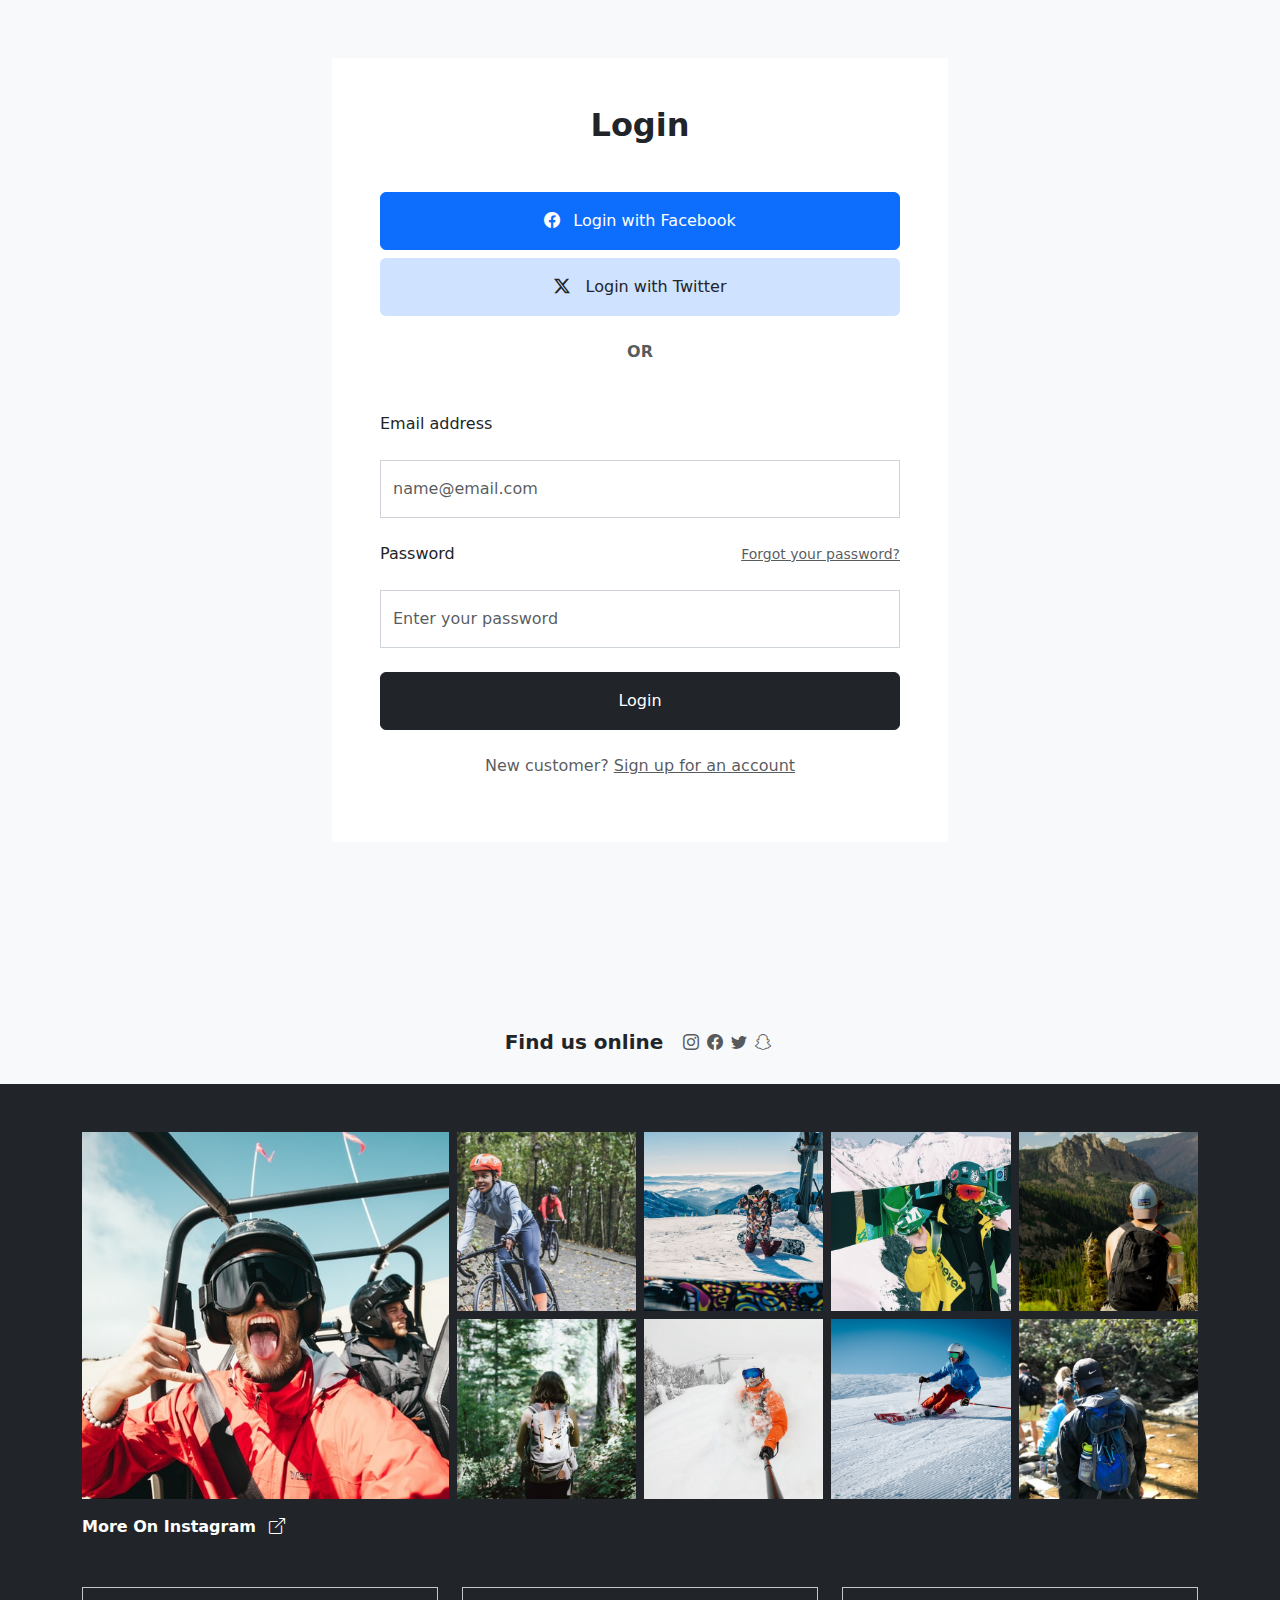
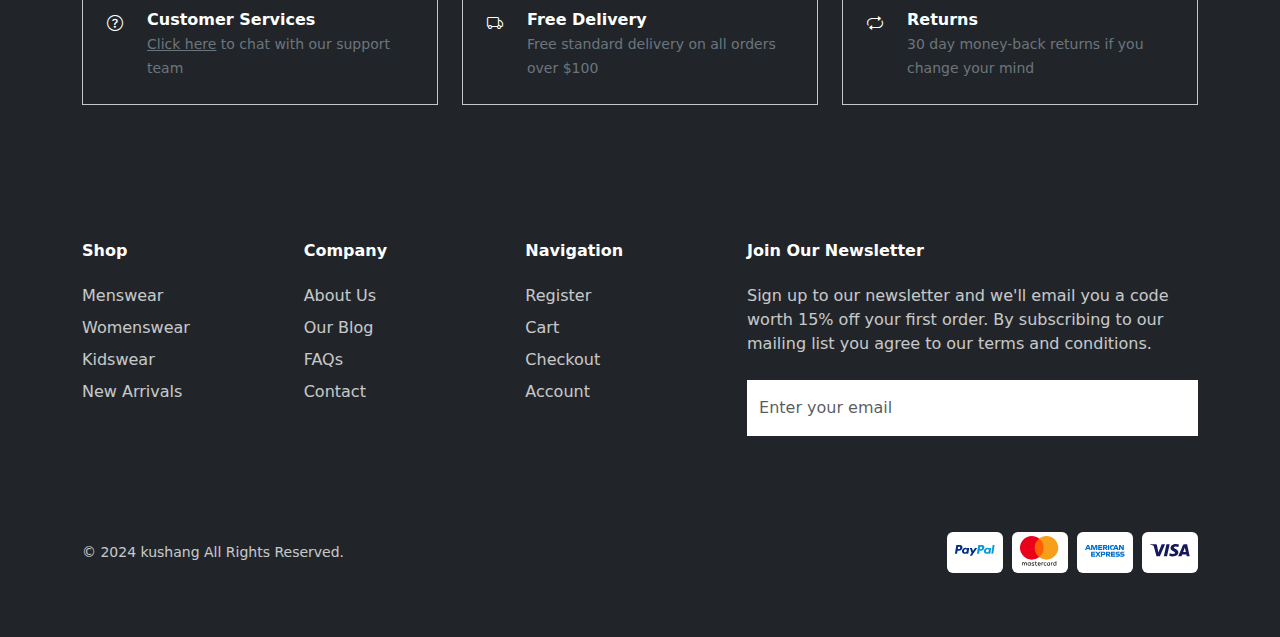
<file: account.html>
<!DOCTYPE html>
<html lang="en">

<head>
    <meta charset="UTF-8">
    <meta name="viewport" content="width=device-width, initial-scale=1.0">
    <link href="assest/images/logo.png" rel="shortcut icon" type="image/x-icon" />
    <link rel="stylesheet" href="https://cdnjs.cloudflare.com/ajax/libs/font-awesome/6.4.0/css/all.min.css">
    <link href="https://cdn.jsdelivr.net/npm/bootstrap@5.3.3/dist/css/bootstrap.min.css" rel="stylesheet"
        integrity="sha384-QWTKZyjpPEjISv5WaRU9OFeRpok6YctnYmDr5pNlyT2bRjXh0JMhjY6hW+ALEwIH" crossorigin="anonymous">
    <link rel="stylesheet" href="assest/css/style.css">
    <link rel="stylesheet" href="assest/css/media.css">
    <link rel="stylesheet" href="https://cdn.jsdelivr.net/npm/bootstrap-icons@1.11.3/font/bootstrap-icons.min.css">
    <title>E-Commerce</title>
</head>

<body class="bg-light page-loaded">
    <section class="mt-0 overflow-hidden  vh-100 d-flex justify-content-center align-items-center p-4">
        <div class="col col-md-8 col-lg-6 col-xxl-5">
            <div class="shadow-xl p-4 p-lg-5 bg-white">
                <h1 class="text-center fw-bold mb-5 fs-2">Login</h1>
                <a href="https://www.facebook.com/" class="btn py-3 btn-primary d-block mb-2">
                    <i class="bi bi-facebook align-bottom me-2"></i>
                    Login with Facebook</a>
                <a href="https://twitter.com/?lang=en" class="btn py-3 bg-primary-subtle d-block mb-2">
                    <i class="bi bi-twitter-x align-bottom me-3"></i>Login with
                    Twitter</a>
                <span class="text-muted text-center d-block fw-bolder my-4">OR</span>
                <form>
                    <div class="form-group">
                        <label class="form-label mb-4 " for="login-email">Email address</label>
                        <input type="email" class="form-control py-3" id="login-email" placeholder="name@email.com">
                    </div>
                    <div class="form-group">
                        <label for="login-password"
                            class="form-label mt-4 mb-4 d-flex justify-content-between align-items-center">
                            Password
                            <a href="" class="text-muted small">Forgot your password?</a>
                        </label>
                        <input type="password" class="form-control py-3" id="login-password"
                            placeholder="Enter your password">
                    </div>
                    <button type="submit" class="btn btn-dark d-block w-100 my-4 py-3">Login</button>
                </form>
                <p class="d-block text-center text-muted">New customer? <a class="text-muted" href="">Sign up for an
                        account</a></p>
            </div>

        </div>
    </section>
    <footer id="footer"></footer>
</body>

</html>
<script src="https://cdn.jsdelivr.net/npm/bootstrap@5.3.3/dist/js/bootstrap.bundle.min.js"
    integrity="sha384-YvpcrYf0tY3lHB60NNkmXc5s9fDVZLESaAA55NDzOxhy9GkcIdslK1eN7N6jIeHz"
    crossorigin="anonymous"></script>
<script src="assest/js/footer.js"></script>
<script src="https://code.jquery.com/jquery-3.7.1.js" integrity="sha256-eKhayi8LEQwp4NKxN+CfCh+3qOVUtJn3QNZ0TciWLP4="
    crossorigin="anonymous"></script>

</html>
</file>
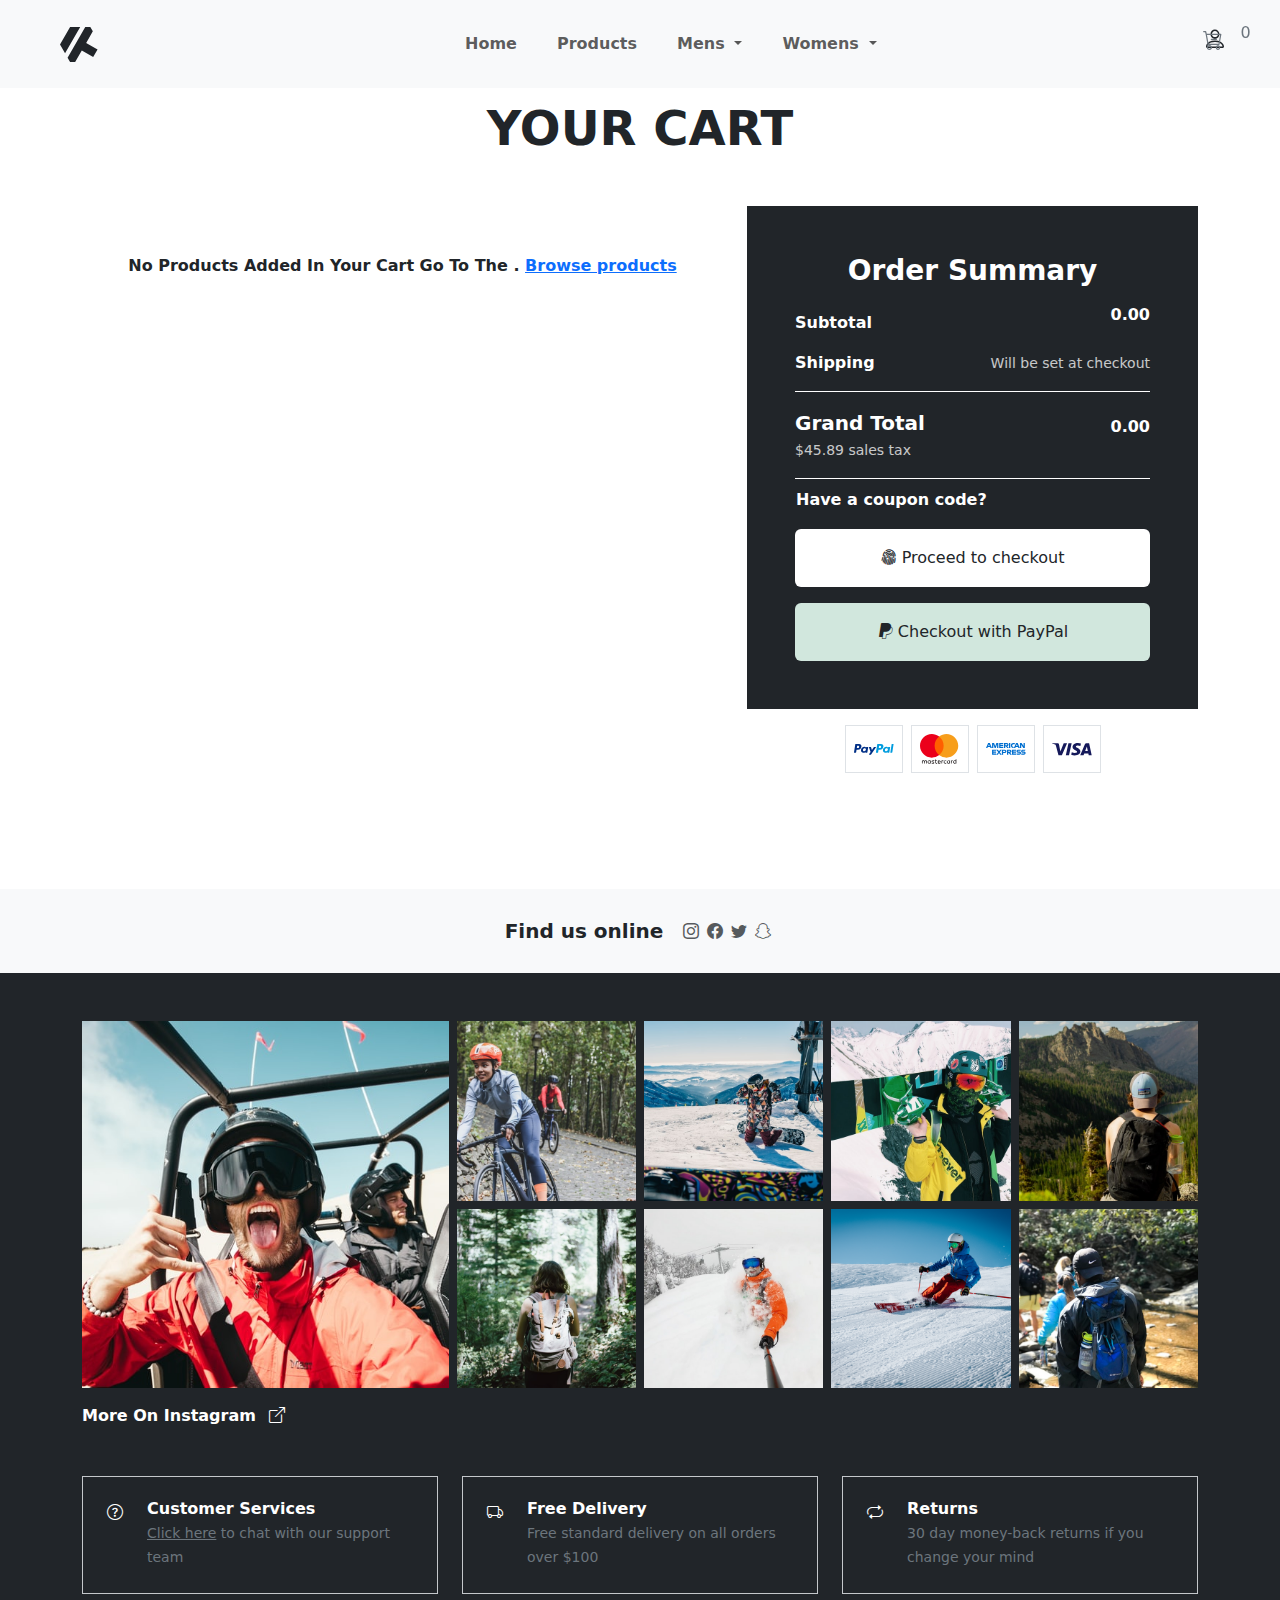
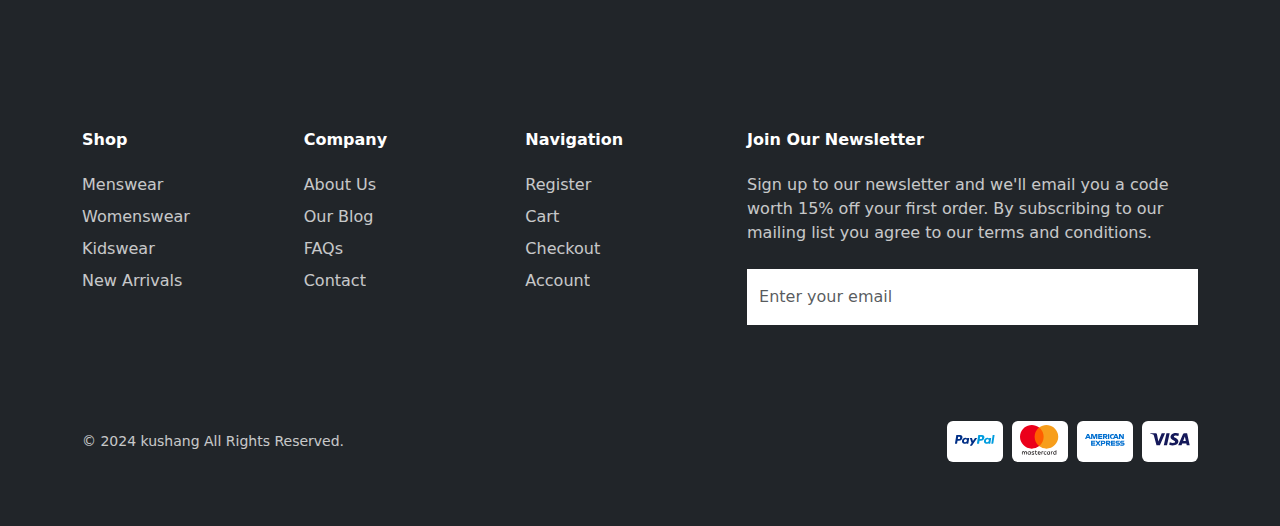
<file: addtocart.html>
<!DOCTYPE html>
<html lang="en">

<head>
    <meta charset="UTF-8">
    <meta name="viewport" content="width=device-width, initial-scale=1.0">
    <link href="assest/images/logo.png" rel="shortcut icon" type="image/x-icon" />
    <link href="https://cdn.jsdelivr.net/npm/bootstrap@5.3.3/dist/css/bootstrap.min.css" rel="stylesheet"
        integrity="sha384-QWTKZyjpPEjISv5WaRU9OFeRpok6YctnYmDr5pNlyT2bRjXh0JMhjY6hW+ALEwIH" crossorigin="anonymous">
    <link rel="stylesheet" href="assest/css/style.css">
    <link rel="stylesheet" href="assest/css/media.css">
    <link rel="stylesheet" href="https://cdn.jsdelivr.net/npm/bootstrap-icons@1.11.3/font/bootstrap-icons.min.css">
    <title>E-Commerce</title>
</head>

<body>
    <header id="header"></header>
    <section class="mt-5 container top-margins">
        <h1 class="mb-6 display-5 fw-bold text-center text-uppercase mb-5">Your Cart</h1>
        <div class="row g-4 g-md-8">
            <div class="col-12 col-lg-6 col-xl-7">
                <div class="container">
                    <div class="row" id="cart-items"></div>
                </div>
            </div>
            <div class="col-12 col-lg-6 col-xl-5">
                <div class="bg-dark p-4 p-md-5 text-white">
                    <h3 class="fs-3 fw-bold m-0 text-center">Order Summary</h3>
                    <div class="py-3 border-bottom border-white">
                        <div class="d-flex justify-content-between align-items-center mb-2 flex-column flex-sm-row">
                            <p class="m-0 fw-bolder fs-6">Subtotal</p>
                            <p id="sub-total-1" class="cart-details fw-bold">$0</p>
                        </div>
                        <div
                            class="d-flex justify-content-between align-items-center flex-column flex-sm-row mt-3 m-sm-0">
                            <p class="m-0 fw-bolder fs-6">Shipping</p>
                            <span class="text-white opacity-75 small">Will be set at checkout</span>
                        </div>
                    </div>
                    <div class="py-3 border-bottom border-white">
                        <div class="d-flex justify-content-between align-items-center flex-column flex-sm-row">
                            <div>
                                <p class="m-0 fs-5 fw-bold">Grand Total</p>
                                <span class="text-white opacity-75 small">$45.89 sales tax</span>
                            </div>
                            <p id="Grand-total" class="cart-details fw-bold">$0</p>
                        </div>
                    </div>
                    <button class="btn btn-link p-0 mt-2 text-white fw-bolder text-decoration-none" type="button"
                        data-bs-toggle="collapse" data-bs-target="#collapseExample" aria-expanded="false"
                        aria-controls="collapseExample">
                        Have a coupon code?
                    </button>
                    <div class="collapse" id="collapseExample">
                        <div class="card card-body bg-transparent p-0">
                            <div class="input-group mb-0 mt-2">
                                <input type="text" class="form-control border-0" placeholder="Enter coupon code">
                                <button
                                    class="btn btn-white text-dark px-3 btn-sm border-0 d-flex justify-content-center align-items-center"><i
                                        class="ri-checkbox-circle-line ri-lg"></i></button>
                            </div>
                        </div>
                    </div>
                    <a href="checkout.html" class="btn bg-white w-100 text-dark text-center mt-3 p-3" role="button">
                        <i class="bi bi-fingerprint align-bottom"></i> Proceed to checkout</a>
                    <a href="checkout.html" class="btn bg-success-subtle text-dark w-100 text-center mt-3 p-3"
                        role="button">
                        <i class="bi bi-paypal align-bottom"></i> Checkout with PayPal</a>
                </div>
                <ul class="list-unstyled d-flex justify-content-center mt-3">
                    <li class="mx-1 border d-flex align-items-center p-2"><i class="pi pi-paypal"></i></li>
                    <li class="mx-1 border d-flex align-items-center p-2"><i class="pi pi-mastercard"></i></li>
                    <li class="mx-1 border d-flex align-items-center p-2"><i class="pi pi-american-express"></i></li>
                    <li class="mx-1 border d-flex align-items-center p-2"><i class="pi pi-visa"></i></li>
                </ul>
            </div>
        </div>
    </section>
    <footer id="footer"></footer>
</body>

</html>
<script src="https://cdn.jsdelivr.net/npm/bootstrap@5.3.3/dist/js/bootstrap.bundle.min.js"
    integrity="sha384-YvpcrYf0tY3lHB60NNkmXc5s9fDVZLESaAA55NDzOxhy9GkcIdslK1eN7N6jIeHz"
    crossorigin="anonymous"></script>
<script src="assest/js/header.js"></script>
<script src="assest/js/footer.js"></script>
<script src="https://code.jquery.com/jquery-3.7.1.js" integrity="sha256-eKhayi8LEQwp4NKxN+CfCh+3qOVUtJn3QNZ0TciWLP4="
    crossorigin="anonymous"></script>

</html>
<script>

    var cart = JSON.parse(localStorage.getItem('cart'));

    function updateData() {
        if (!cart || cart.length === 0) {
            const emptyCartImage = `
            <div class="text-center">
                <img src="assest/images/empty-cart.png" class="empty-cart" alt="Empty Cart">
            </div>`;

            ['cart-items-1'].forEach(id => {
                document.getElementById(id).innerHTML = emptyCartImage;
            });

            const emptyCartMessage = `
            <div class="text-center">
                <p class="mt-5 fw-bold">No Products Added In Your Cart Go To The . <a href="products.html">Browse products</a></p>
            </div>`;

            ['cart-items'].forEach(id => {
                document.getElementById(id).innerHTML = emptyCartMessage;
            });

            document.getElementById('sub-total').innerText = '0.00';
            document.getElementById('sub-total-1').innerText = '0.00';
            document.getElementById('Grand-total').innerText = '0.00';

            return;
        }

        var tabData = "";
        for (var i = 0; i < cart.length; i++) {
            tabData += `
            <div>
                <div class="row mx-0 pb-4 mb-4 border-bottom">
                    <div class="col-2">
                        <picture class="d-block bg-light">
                            <img src="${cart[i].image}" class="img-height card-img-top" alt="${cart[i].name}">
                        </picture>
                    </div>
                    <div class="col-sm-12 col-sm-6 col-lg-10">
                        <div class="ms-lg-5 mt-4">
                            <div class="d-flex justify-content-between align-items-center">
                                <h6 class="justify-content-between d-flex align-items-start mb-2">
                                    ${cart[i].name}
                                </h6>
                                <p class="fw-bolder text-end m-0">${cart[i].price}</p>
                            </div>
                            <small class="d-block text-muted fw-bolder">Quantity:${cart[i].quantity}</small>
                            <div class="d-flex justify-content-end align-items-center mt-2" style="width: 102%;">
                                <button onclick="updateQuantityDe('${cart[i].name}')" class="btn btn-sm btn-secondary mx-1">-</button>
                                <button onclick="updateQuantityIn('${cart[i].name}')" class="btn btn-sm btn-secondary mx-1">+</button>
                                <button onclick="DeleteQuantity('${cart[i].name}')" class="btn btn-sm btn-danger mx-1">Delete</button>
                            </div>
                        </div>
                    </div>
                </div>
            </div>
        `;
        }
        document.getElementById('cart-items').innerHTML = tabData;

        const subTotal = cart.reduce((total, item) => total + (item.price * item.quantity), 0);
        document.getElementById('sub-total').innerText = `${subTotal.toFixed(2)}`;
        document.getElementById('sub-total-1').innerText = `${subTotal.toFixed(2)}`;

        const GrandTotal = cart.reduce((total, item) => total + 45.89 + (item.price * item.quantity), 0);
        document.getElementById('Grand-total').innerText = `${GrandTotal.toFixed(2)}`;
    }

    var cart = JSON.parse(localStorage.getItem('cart'));

    function updateDataItems() {
        if (cart) {
            var tabDataItems = "";
            for (var i = 0; i < cart.length; i++) {
                tabDataItems += `
                <div>
                    <div class="row mx-0 pb-4 mb-4 border-bottom">
                        <div class="col-5">
                            <picture class="d-block bg-light">
                            <img src="${cart[i].image}" class= "img-height card-img-top" alt="${cart[i].name}">
                            </picture>
                        </div>
                        <div class="col-7">
                            <div class="ms-5">
                                <h6 class="justify-content-between d-flex align-items-start mb-2">
                                    ${cart[i].name}
                                    <i class="bi bi-x-lg" onclick="DeleteQuantity('${cart[i].name}')"></i>
                                </h6>
                                <small class="d-block text-muted fw-bolder">Quantity:${cart[i].quantity}</small>
                            </div>
                            <p class="fw-bolder text-end m-0">${cart[i].price}</p>
                        </div>
                    </div>
                </div>
                `;
            }
            document.getElementById('cart-items-1-mobile').innerHTML = tabDataItems;
        } else {
            document.getElementById('cart-items-1-mobile').innerHTML = `
            <div class="text-center">
                <img src="assest/images/empty-cart.png" class="empty-cart" alt="Empty Cart">
            </div>`;
        }
    }

    function updateQuantityIn(name) {
        let incQty = cart.find((item) => {
            return item.name === name;
        })

        incQty.quantity += 1;
        localStorage.setItem('cart', JSON.stringify(cart));
        updateData();
        updateDataItems();
    }

    function updateQuantityDe(name) {
        let incQty = cart.find((item) => {
            return item.name === name;
        })

        if (incQty.quantity == 1) {
            alert('Invalid')
        } else {
            incQty.quantity -= 1;
            localStorage.setItem('cart', JSON.stringify(cart));
            updateData();
            updateDataItems();
        }
    }

    function DeleteQuantity(name) {
        cart = cart.filter(item => item.name !== name);
        localStorage.setItem('cart', JSON.stringify(cart));
        updateData();
        updateDataItems();
        viewData();
    }

    function clearCart(name) {
        cart = [];
        localStorage.setItem('cart', JSON.stringify(cart));
        updateData();
        updateDataItems();
        viewData();
    }

    updateData();
    updateDataItems();

</script>
</file>
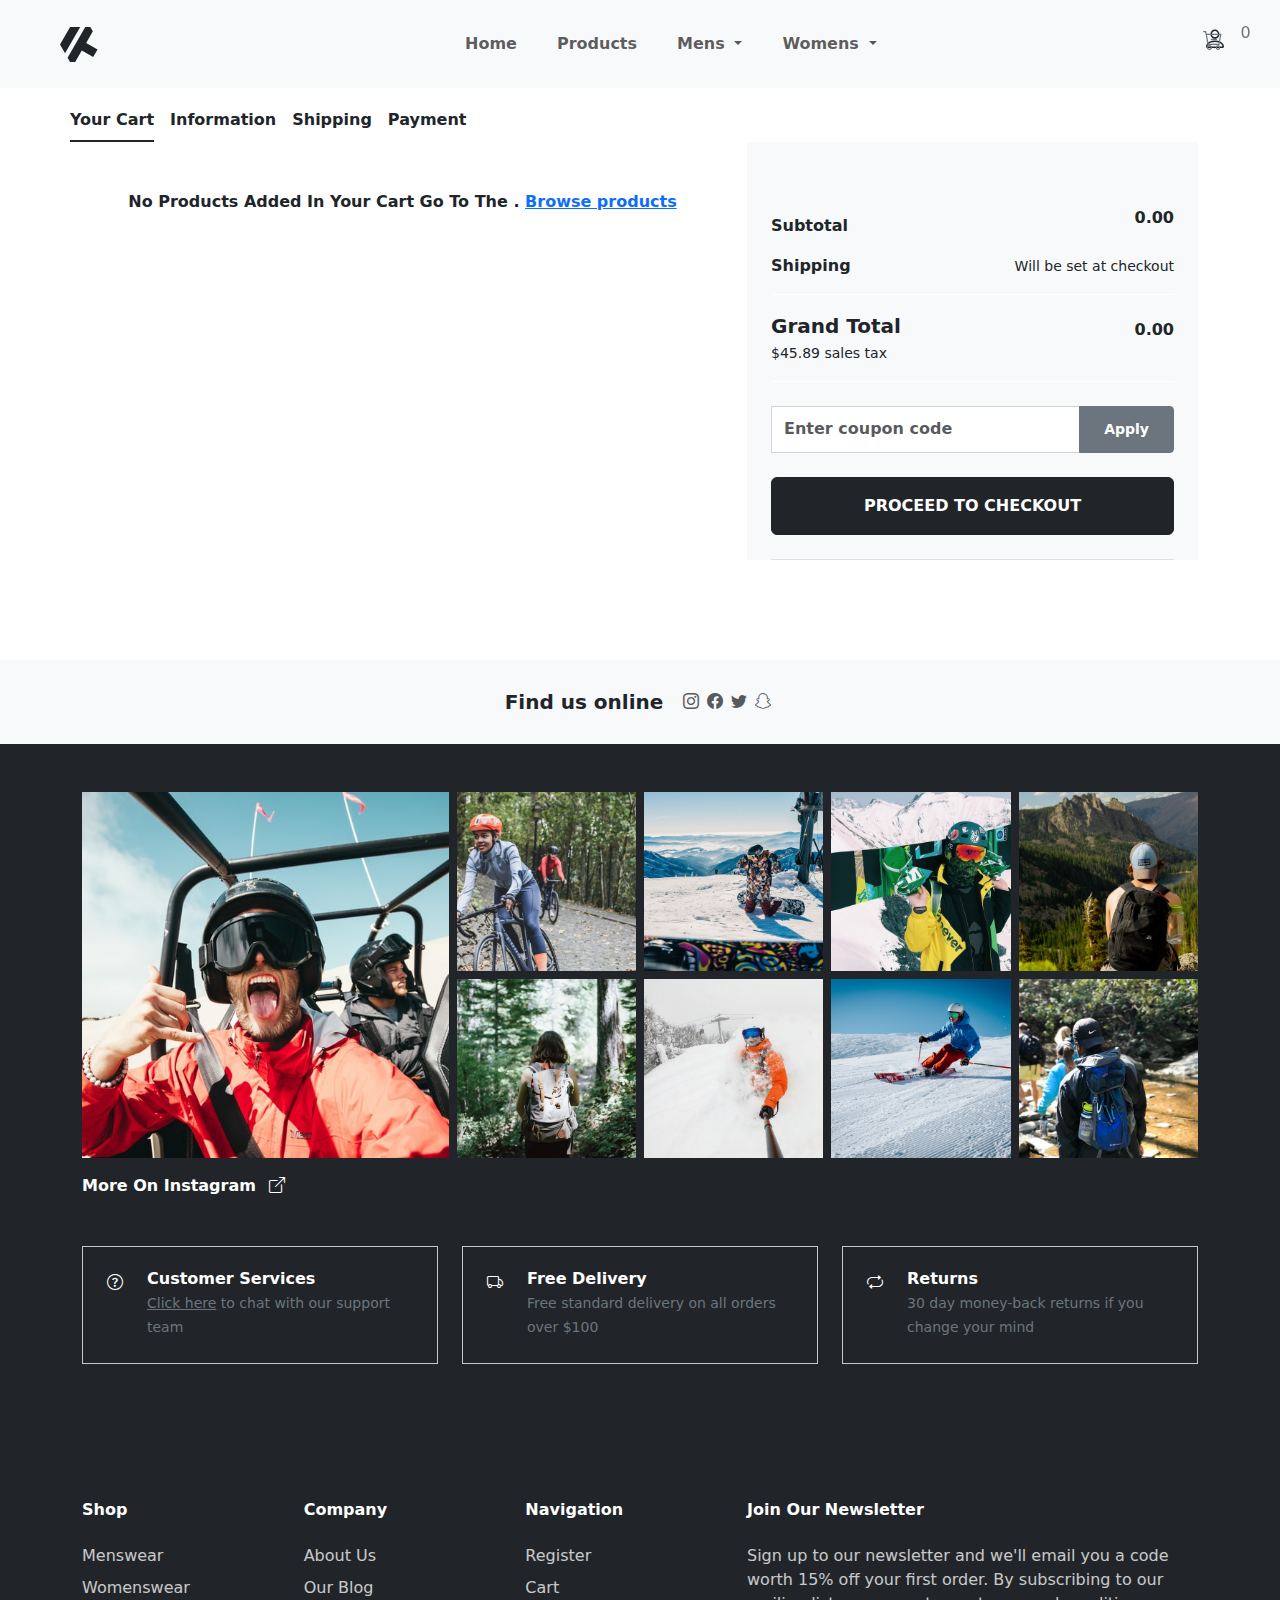
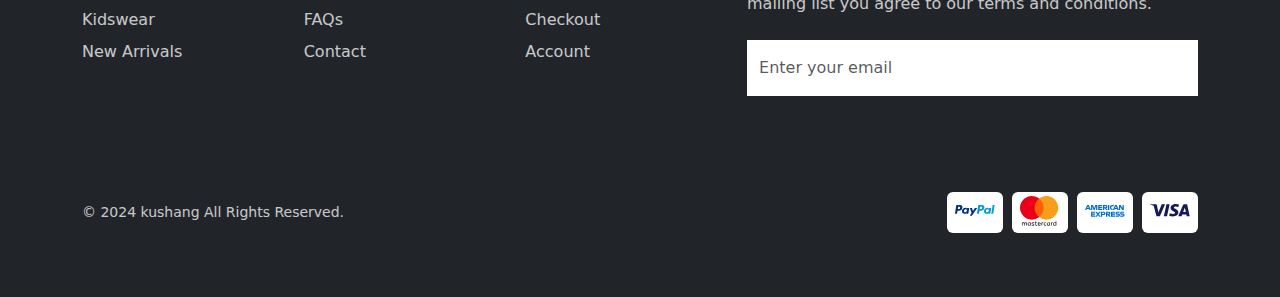
<file: checkout.html>
<!DOCTYPE html>
<html lang="en">

<head>
    <meta charset="UTF-8">
    <meta name="viewport" content="width=device-width, initial-scale=1.0">
    <link href="assest/images/logo.png" rel="shortcut icon" type="image/x-icon" />
    <link rel="stylesheet" href="https://cdnjs.cloudflare.com/ajax/libs/font-awesome/6.4.0/css/all.min.css">
    <link href="https://cdn.jsdelivr.net/npm/bootstrap@5.3.3/dist/css/bootstrap.min.css" rel="stylesheet"
        integrity="sha384-QWTKZyjpPEjISv5WaRU9OFeRpok6YctnYmDr5pNlyT2bRjXh0JMhjY6hW+ALEwIH" crossorigin="anonymous">
    <link rel="stylesheet" href="assest/css/style.css">
    <link rel="stylesheet" href="assest/css/media.css">
    <link rel="stylesheet" href="https://cdn.jsdelivr.net/npm/bootstrap-icons@1.11.3/font/bootstrap-icons.min.css">
    <link
        href="https://assets.website-files.com/63711f8638b99b3cd326f3a4/css/sleek-site-preloader.webflow.032dda56c.css"
        rel="stylesheet" type="text/css" />
    <title>E-Commerce</title>
</head>

<body>
    <header id="header"></header>
    <div class="container">
        <div class="row">
            <ul class="nav nav-underline mt-custom" id="pills-tab" role="tablist">
                <li class="nav-item" role="presentation">
                    <button class="nav-link active text-dark fw-bold" id="pills-home-tab" data-bs-toggle="pill"
                        data-bs-target="#pills-home" type="button" role="tab" aria-controls="pills-home"
                        aria-selected="true">Your Cart</button>
                </li>
                <li class="nav-item" role="presentation">
                    <button class="nav-link text-dark fw-bold" id="pills-profile-tab" data-bs-toggle="pill"
                        data-bs-target="#pills-profile" type="button" role="tab" aria-controls="pills-profile"
                        aria-selected="false">Information</button>
                </li>
                <li class="nav-item" role="presentation">
                    <button class="nav-link text-dark fw-bold" id="pills-contact-tab" data-bs-toggle="pill"
                        data-bs-target="#pills-contact" type="button" role="tab" aria-controls="pills-contact"
                        aria-selected="false">Shipping</button>
                </li>
                <li class="nav-item" role="presentation">
                    <button class="nav-link text-dark fw-bold" id="pills-disabled-tab" data-bs-toggle="pill"
                        data-bs-target="#pills-disabled" type="button" role="tab" aria-controls="pills-disabled"
                        aria-selected="false">Payment</button>
                </li>
            </ul>
            <div class="tab-content" id="pills-tabContent">
                <div class="tab-pane fade show active" id="pills-home" role="tabpanel" aria-labelledby="pills-home-tab"
                    tabindex="0">
                    <div class="row">
                        <div class="col-sm-12 col-lg-7">
                            <div id="cart-items-2"></div>
                        </div>
                        <div class="col-sm-12 col-lg-5">
                            <div class="bg-light pt-lg-5 pe-lg-4 aside-checkout pb-5 pb-lg-0 my-5 my-lg-0">
                                <div class="p-4 py-lg-0 pe-lg-0">
                                    <div class="pb-4 border-bottom">
                                        <div class="py-3 border-bottom border-white">
                                            <div
                                                class="d-flex justify-content-between align-items-center mb-2 flex-column flex-sm-row">
                                                <p class="m-0 fw-bolder fs-6">Subtotal</p>
                                                <p id="sub-total-1" class="cart-details fw-bold">$0</p>
                                            </div>
                                            <div
                                                class="d-flex justify-content-between align-items-center flex-column flex-sm-row mt-3 m-sm-0">
                                                <p class="m-0 fw-bolder fs-6">Shipping</p>
                                                <span class="small">Will be set at checkout</span>
                                            </div>
                                        </div>
                                        <div class="py-3 border-bottom border-white">
                                            <div
                                                class="d-flex justify-content-between align-items-center flex-column flex-sm-row">
                                                <div>
                                                    <p class="m-0 fs-5 fw-bold">Grand Total</p>
                                                    <span class="small">$45.89 sales tax</span>
                                                </div>
                                                <p id="Grand-total" class="cart-details fw-bold">$0</p>
                                            </div>
                                        </div>
                                        <div class="py-4">
                                            <div class="input-group mb-0">
                                                <input type="text" class="form-control fw-bold"
                                                    placeholder="Enter coupon code">
                                                <button class="btn btn-secondary btn-sm px-4 fw-bold z-1">Apply</button>
                                            </div>
                                        </div>
                                        <a href="#" class="btn btn-dark w-100 text-center fw-bold text-uppercase py-3"
                                            role="button">Proceed
                                            to checkout</a>
                                    </div>
                                </div>
                            </div>
                        </div>
                    </div>
                </div>
                <div class="tab-pane fade" id="pills-profile" role="tabpanel" aria-labelledby="pills-profile-tab"
                    tabindex="0">
                    <div class="row">
                        <div class="col-sm-12 col-lg-7">
                            <div class="mt-5">
                                <div class="d-flex justify-content-between align-items-center mb-4 border-bottom pb-4">
                                    <h3 class="fs-5 fw-bolder m-0 lh-1">Contact Information</h3>
                                    <small class="text-muted fw-bolder">Already registered? <a href="account.html"
                                            class="text-dark">Login</a></small>
                                </div>
                                <div class="row">
                                    <div class="col-sm-6">
                                        <div class="form-group">
                                            <label for="firstNameBilling" class="form-label">First name</label>
                                            <input type="text" class="form-control" id="firstNameBilling" placeholder=""
                                                value="" required="" fdprocessedid="ktdxg">
                                        </div>
                                    </div>
                                    <div class="col-sm-6">
                                        <div class="form-group">
                                            <label for="lastNameBilling" class="form-label">Last name</label>
                                            <input type="text" class="form-control" id="lastNameBilling" placeholder=""
                                                value="" required="" fdprocessedid="df6xbm">
                                        </div>
                                    </div>
                                    <div class="col-12">
                                        <div class="form-group">
                                            <label for="email" class="form-label">Email</label>
                                            <input type="email" class="form-control" id="email"
                                                placeholder="you@example.com" fdprocessedid="6241ux">
                                        </div>
                                        <div class="form-group form-check m-0">
                                            <input type="checkbox" class="form-check-input" id="add-mailinglist"
                                                checked="">
                                            <label class="form-check-label small text-muted" for="add-mailinglist">Keep
                                                me
                                                updated with your latest news and offers</label>
                                        </div>
                                    </div>
                                </div>
                                <h3 class="fs-5 mt-5 fw-bolder mb-4 border-bottom pb-4">Shipping Address</h3>
                                <div class="row">
                                    <div class="col-sm-6">
                                        <div class="form-group">
                                            <label for="firstName" class="form-label">First name</label>
                                            <input type="text" class="form-control" id="firstName" placeholder=""
                                                value="" required="" fdprocessedid="bdqb4k">
                                        </div>
                                    </div>
                                    <div class="col-sm-6">
                                        <div class="form-group">
                                            <label for="lastName" class="form-label">Last name</label>
                                            <input type="text" class="form-control" id="lastName" placeholder=""
                                                value="" required="" fdprocessedid="ohyio">
                                        </div>
                                    </div>
                                    <div class="col-12">
                                        <div class="form-group">
                                            <label for="address" class="form-label">Address</label>
                                            <input type="text" class="form-control" id="address"
                                                placeholder="123 Some Street Somewhere" required=""
                                                fdprocessedid="z7zw6q">
                                        </div>
                                    </div>
                                    <div class="col-md-12">
                                        <div class="form-group">
                                            <label for="country" class="form-label">Country</label>
                                            <select class="form-select" id="country" required="" fdprocessedid="2botek">
                                                <option value="">Please Select...</option>
                                                <option>United States</option>
                                            </select>
                                        </div>
                                    </div>
                                    <div class="col-md-6">
                                        <div class="form-group">
                                            <label for="state" class="form-label">State</label>
                                            <select class="form-select" id="state" required="" fdprocessedid="lm5tjq">
                                                <option value="">Please Select...</option>
                                                <option>California</option>
                                            </select>
                                        </div>
                                    </div>
                                    <div class="col-md-6">
                                        <div class="form-group">
                                            <label for="zip" class="form-label">Zip/Post Code</label>
                                            <input type="text" class="form-control" id="zip" placeholder="" required=""
                                                fdprocessedid="do86jn">
                                        </div>
                                    </div>
                                </div>
                            </div>
                        </div>
                        <div class="col-sm-12 col-lg-5">
                            <div id="cart-items-3"></div>
                            <div class="bg-light pt-lg-5 pe-lg-4 aside-checkout pb-5 pb-lg-0 my-5 my-lg-0"
                                style="position: relative; top:50px;">
                                <div class="p-4 py-lg-0 pe-lg-0">
                                    <div class="pb-4 border-bottom">
                                        <div class="py-3 border-bottom border-white">
                                            <div
                                                class="d-flex justify-content-between align-items-center mb-2 flex-column flex-sm-row">
                                                <p class="m-0 fw-bolder fs-6">Subtotal</p>
                                                <p id="sub-total-2" class="cart-details fw-bold">$0</p>
                                            </div>
                                            <div
                                                class="d-flex justify-content-between align-items-center flex-column flex-sm-row mt-3 m-sm-0">
                                                <p class="m-0 fw-bolder fs-6">Shipping</p>
                                                <span class="small">Will be set at checkout</span>
                                            </div>
                                        </div>
                                        <div class="py-3 border-bottom border-white">
                                            <div
                                                class="d-flex justify-content-between align-items-center flex-column flex-sm-row">
                                                <div>
                                                    <p class="m-0 fs-5 fw-bold">Grand Total</p>
                                                    <span class="small">$45.89 sales tax</span>
                                                </div>
                                                <p id="Grand-total-1" class="cart-details fw-bold">$0</p>
                                            </div>
                                        </div>
                                        <div class="py-4">
                                            <div class="input-group mb-0">
                                                <input type="text" class="form-control fw-bold"
                                                    placeholder="Enter coupon code">
                                                <button class="btn btn-secondary btn-sm px-4 fw-bold z-1">Apply</button>
                                            </div>
                                        </div>
                                        <a href="#" class="btn btn-dark w-100 text-center fw-bold text-uppercase py-3"
                                            role="button">Proceed
                                            to checkout</a>
                                    </div>
                                </div>
                            </div>
                        </div>
                    </div>
                </div>
                <div class="tab-pane fade" id="pills-contact" role="tabpanel" aria-labelledby="pills-contact-tab"
                    tabindex="0">
                    <div class="row">
                        <div class="col-sm-12 col-lg-7">
                            <div class="mt-5">
                                <ul class="list-group mb-5 d-none d-lg-block rounded-0">
                                    <li class="list-group-item d-flex justify-content-between align-items-center">
                                        <div class="d-flex justify-content-start align-items-center">
                                            <span class="text-muted small me-2 f-w-36 fw-bolder">Contact</span>
                                            <span class="small">test@email.com</span>
                                        </div>
                                        <a href="checkout.html" class="text-muted small" role="button">Change</a>
                                    </li>
                                </ul>
                                <h3 class="fs-5 fw-bolder mb-4 border-bottom pb-4">Shipping Method</h3>
                                <div
                                    class="form-check form-group form-check-custom form-radio-custom form-radio-highlight mb-3">
                                    <input class="form-check-input" type="radio" name="checkoutShippingMethod"
                                        id="checkoutShippingMethodOne" checked="">
                                    <label class="form-check-label" for="checkoutShippingMethodOne">
                                        <span class="d-flex justify-content-between align-items-start">
                                            <span>
                                                <span class="mb-0 fw-bolder d-block text-uppercase">Click
                                                    & Collect Shipping</span>
                                                <small class="fw-bolder text-uppercase">Collect from our
                                                    London store</small>
                                            </span>
                                            <span class="small fw-bolder text-uppercase">Free</span>
                                        </span>
                                    </label>
                                </div>
                                <div
                                    class="form-check form-group form-check-custom form-radio-custom form-radio-highlight mb-3">
                                    <input class="form-check-input" type="radio" name="checkoutShippingMethod"
                                        id="checkoutShippingMethodTwo">
                                    <label class="form-check-label" for="checkoutShippingMethodTwo">
                                        <span class="d-flex justify-content-between align-items-start">
                                            <span>
                                                <span class="mb-0 fw-bolder d-block text-uppercase">UPS
                                                    Next Day</span>
                                                <small class="fw-bolder text-uppercase">For all orders
                                                    placed before 1pm Monday to
                                                    Thursday</small>
                                            </span>
                                            <span class="small fw-bolder text-uppercase">$19.99</span>
                                        </span>
                                    </label>
                                </div>
                                <div
                                    class="form-check form-group form-check-custom form-radio-custom form-radio-highlight mb-3">
                                    <input class="form-check-input" type="radio" name="checkoutShippingMethod"
                                        id="checkoutShippingMethodThree">
                                    <label class="form-check-label" for="checkoutShippingMethodThree">
                                        <span class="d-flex justify-content-between align-items-start">
                                            <span>
                                                <span class="mb-0 fw-bolder d-block text-uppercase">DHL
                                                    Priority Service</span>
                                                <small class="fw-bolder text-uppercase">24 - 36 hour
                                                    delivery</small>
                                            </span>
                                            <span class="small fw-bolder text-uppercase text-uppercase">$9.99</span>
                                        </span>
                                    </label>
                                </div>
                            </div>
                        </div>
                        <div class="col-sm-12 col-lg-5">
                            <div id="cart-items-4"></div>
                            <div class="bg-light pt-lg-5 pe-lg-4 aside-checkout pb-5 pb-lg-0 my-5 my-lg-0"
                                style="position: relative; top:50px;">
                                <div class="p-4 py-lg-0 pe-lg-0">
                                    <div class="pb-4 border-bottom">
                                        <div class="py-3 border-bottom border-white">
                                            <div
                                                class="d-flex justify-content-between align-items-center mb-2 flex-column flex-sm-row">
                                                <p class="m-0 fw-bolder fs-6">Subtotal</p>
                                                <p id="sub-total-3" class="cart-details fw-bold">$0</p>
                                            </div>
                                            <div
                                                class="d-flex justify-content-between align-items-center flex-column flex-sm-row mt-3 m-sm-0">
                                                <p class="m-0 fw-bolder fs-6">Shipping</p>
                                                <span class="small">Will be set at checkout</span>
                                            </div>
                                        </div>
                                        <div class="py-3 border-bottom border-white">
                                            <div
                                                class="d-flex justify-content-between align-items-center flex-column flex-sm-row">
                                                <div>
                                                    <p class="m-0 fs-5 fw-bold">Grand Total</p>
                                                    <span class="small">$45.89 sales tax</span>
                                                </div>
                                                <p id="Grand-total-2" class="cart-details fw-bold">$0</p>
                                            </div>
                                        </div>
                                        <div class="py-4">
                                            <div class="input-group mb-0">
                                                <input type="text" class="form-control fw-bold"
                                                    placeholder="Enter coupon code">
                                                <button class="btn btn-secondary btn-sm px-4 fw-bold z-1">Apply</button>
                                            </div>
                                        </div>
                                        <a href="#" class="btn btn-dark w-100 text-center fw-bold text-uppercase py-3"
                                            role="button">Proceed
                                            to checkout</a>
                                    </div>
                                </div>
                            </div>
                        </div>
                    </div>
                </div>
                <div class="tab-pane fade" id="pills-disabled" role="tabpanel" aria-labelledby="pills-disabled-tab"
                    tabindex="0">
                    <div class="row">
                        <div class="col-sm-12 col-lg-7">
                            <div class="mt-5">
                                <ul class="list-group mb-5 d-none d-lg-block rounded-0">
                                    <li class="list-group-item d-flex justify-content-between align-items-center">
                                        <div class="d-flex justify-content-start align-items-center">
                                            <span class="text-muted small me-2 f-w-36 fw-bolder">Contact</span>
                                            <span class="small">test@email.com</span>
                                        </div>
                                        <a href="./checkout.html" class="text-muted small" role="button">Change</a>
                                    </li>
                                    <li class="list-group-item d-flex justify-content-between align-items-center">
                                        <div class="d-flex justify-content-start align-items-center">
                                            <span class="text-muted small me-2 f-w-36 fw-bolder">Deliver To</span>
                                            <span class="small">123 Street, London, SM3 5TY, United Kingdom</span>
                                        </div>
                                        <a href="" class="text-muted small" role="button">Change</a>
                                    </li>
                                    <li class="list-group-item d-flex justify-content-between align-items-center">
                                        <div class="d-flex justify-content-start align-items-center">
                                            <span class="text-muted small me-2 f-w-36 fw-bolder">Method</span>
                                            <span class="small">UPS Priority Delivery</span>
                                        </div>
                                        <a href="" class="text-muted small" role="button">Change</a>
                                    </li>
                                </ul>
                                <h3 class="fs-5 fw-bolder mb-4 border-bottom pb-4">Payment Information</h3>

                                <div class="row">
                                    <div class="col-12 d-flex justify-content-between">
                                        <div class="form-check">
                                            <input class="form-check-input" type="radio" name="flexRadioDefault"
                                                id="flexRadioDefault1">
                                            <label class="form-check-label" for="flexRadioDefault1">
                                                Credit Card (Stripe)
                                            </label>
                                        </div>
                                        <i class="bi bi-minecart"></i>
                                    </div>
                                    <div class="col-12 d-flex justify-content-between">
                                        <div class="form-check mt-4">
                                            <input class="form-check-input" type="radio" name="flexRadioDefault"
                                                id="flexRadioDefault2" checked>
                                            <label class="form-check-label" for="flexRadioDefault2">
                                                paypal
                                            </label>
                                        </div>
                                        <i class="bi bi-paypal mt-4"></i>
                                    </div>
                                </div>
                                <div class="card-details">
                                    <div class="row pt-3">
                                        <div class="col-md-12">
                                            <div class="form-group">
                                                <label for="cc-name" class="form-label">Name on card</label>
                                                <input type="text" class="form-control" id="cc-name" placeholder=""
                                                    required="" fdprocessedid="lunm3m">
                                                <small class="text-muted">Full name as displayed on card</small>
                                            </div>
                                        </div>

                                        <div class="col-md-12">
                                            <div class="form-group">
                                                <label for="cc-number" class="form-label">Credit card number</label>
                                                <input type="text" class="form-control" id="cc-number" placeholder=""
                                                    required="" fdprocessedid="805kcs">
                                            </div>
                                        </div>

                                        <div class="col-md-6">
                                            <div class="form-group">
                                                <label for="cc-expiration" class="form-label">Expiration</label>
                                                <input type="text" class="form-control" id="cc-expiration"
                                                    placeholder="" required="" fdprocessedid="x08q2f">
                                            </div>
                                        </div>

                                        <div class="col-md-6">
                                            <div class="form-group">
                                                <div class="d-flex">
                                                    <label for="cc-cvv"
                                                        class="form-label d-flex w-100 justify-content-between align-items-center">Security
                                                        Code</label>
                                                    <button type="button"
                                                        class="btn btn-link text-dark p-0 fw-bolder fs-xs text-nowrap"
                                                        data-bs-toggle="tooltip" data-bs-placement="top"
                                                        title="A CVV is a number on your credit card or debit card that's in addition to your credit card number and expiration date"
                                                        fdprocessedid="dgvgat">
                                                        What's this?
                                                    </button>
                                                </div>
                                                <input type="text" class="form-control" id="cc-cvv" placeholder=""
                                                    required="" fdprocessedid="86zby9">
                                            </div>
                                        </div>
                                    </div>
                                </div>
                                <div class="paypal-details bg-light p-4 d-none my-3 fw-bolder">
                                    Please click on complete order. You will then be transferred to Paypal to enter your
                                    payment details.
                                </div>
                                <div class="form-group form-check m-0">
                                    <input type="checkbox" class="form-check-input" id="accept-terms" checked="">
                                    <label class="form-check-label fw-bolder" for="accept-terms">I agree to
                                        <a href="#" class="text-dark">terms &
                                            conditions</a></label>
                                </div>
                                <div
                                    class="pt-5 mt-5 pb-5 border-top d-flex flex-column flex-md-row justify-content-end align-items-center">
                                    <a href="#" class="btn btn-dark w-75 w-md-auto text-uppercase fw-bold py-3"
                                        role="button">Complete Order</a>
                                </div>
                            </div>
                        </div>
                        <div class="col-sm-12 col-lg-5">
                            <div id="cart-items-5"></div>
                            <div class="bg-light pt-lg-5 pe-lg-4 aside-checkout pb-5 pb-lg-0 my-5 my-lg-0"
                                style="position: relative; top:50px;">
                                <div class="p-4 py-lg-0 pe-lg-0">
                                    <div class="pb-4 border-bottom">
                                        <div class="py-3 border-bottom border-white">
                                            <div
                                                class="d-flex justify-content-between align-items-center mb-2 flex-column flex-sm-row">
                                                <p class="m-0 fw-bolder fs-6">Subtotal</p>
                                                <p id="sub-total-4" class="cart-details fw-bold">$0</p>
                                            </div>
                                            <div
                                                class="d-flex justify-content-between align-items-center flex-column flex-sm-row mt-3 m-sm-0">
                                                <p class="m-0 fw-bolder fs-6">Shipping</p>
                                                <span class="small">Will be set at checkout</span>
                                            </div>
                                        </div>
                                        <div class="py-3 border-bottom border-white">
                                            <div
                                                class="d-flex justify-content-between align-items-center flex-column flex-sm-row">
                                                <div>
                                                    <p class="m-0 fs-5 fw-bold">Grand Total</p>
                                                    <span class="small">$45.89 sales tax</span>
                                                </div>
                                                <p id="Grand-total-3" class="cart-details fw-bold">$0</p>
                                            </div>
                                        </div>
                                        <div class="py-4">
                                            <div class="input-group mb-0">
                                                <input type="text" class="form-control fw-bold"
                                                    placeholder="Enter coupon code">
                                                <button class="btn btn-secondary btn-sm px-4 fw-bold z-1">Apply</button>
                                            </div>
                                        </div>
                                        <a href="#" class="btn btn-dark w-100 text-center fw-bold text-uppercase py-3"
                                            role="button">Proceed
                                            to checkout</a>
                                    </div>
                                </div>
                            </div>
                        </div>
                    </div>
                </div>
            </div>
        </div>
    </div>
    <footer id="footer"></footer>
</body>

</html>
<script src="https://cdn.jsdelivr.net/npm/bootstrap@5.3.3/dist/js/bootstrap.bundle.min.js"
    integrity="sha384-YvpcrYf0tY3lHB60NNkmXc5s9fDVZLESaAA55NDzOxhy9GkcIdslK1eN7N6jIeHz"
    crossorigin="anonymous"></script>
<script src="assest/js/header.js"></script>
<script src="assest/js/footer.js"></script>
<script src="https://code.jquery.com/jquery-3.7.1.js" integrity="sha256-eKhayi8LEQwp4NKxN+CfCh+3qOVUtJn3QNZ0TciWLP4="
    crossorigin="anonymous"></script>
<script>
    const tooltipTriggerList = document.querySelectorAll('[data-bs-toggle="tooltip"]')
    const tooltipList = [...tooltipTriggerList].map(tooltipTriggerEl => new bootstrap.Tooltip(tooltipTriggerEl))

    const products = [{
        id: 0,
        name: 'Full Zip Hoodie',
        price: 1129,
        image: 'assest/images/product-1.jpg'
    }, {
        id: 1,
        name: 'Womens Sherpa Hoodie',
        price: 599,
        image: 'assest/images/product-2.jpg'
    }, {
        id: 2,
        name: 'Mens Essentials Hoodie',
        price: 779,
        image: 'assest/images/product-3.jpg'
    }, {
        id: 3,
        name: 'Elevated Lined Hoodie',
        price: 1829,
        image: 'assest/images/product-4.jpg'
    }, {
        id: 4,
        name: 'Womens Slab Hoodie',
        price: 29,
        image: 'assest/images/product-15.jpg'
    }, {
        id: 5,
        name: 'Blocked Striped Hoodie',
        price: 1329,
        image: 'assest/images/product-6.jpg'
    }, {
        id: 6,
        name: 'Mens Outdoors T-Shirt',
        price: 1699,
        image: 'assest/images/product-12.jpg'
    }, {
        id: 7,
        name: 'Pocket Tee Rusty Red',
        price: 1499,
        image: 'assest/images/product-8.jpg'
    }, {
        id: 8,
        name: 'Mens T-Shirt Rusty',
        price: 1199,
        image: 'assest/images/product-13.jpg'
    },];

    let cart = JSON.parse(localStorage.getItem('cart'));

    function updateDataItems() {
        if (!cart || cart.length === 0) {
            // Display the empty cart image
            const emptyCartImage = `
            <div class="text-center">
                <img src="assest/images/empty-cart.png" class="empty-cart" alt="Empty Cart">
            </div>`;

            ['cart-items-1', 'cart-items-1-mobile'].forEach(id => {
                document.getElementById(id).innerHTML = emptyCartImage;
            });

            const emptyCartMessage = `
            <div class="text-center">
                <p class="mt-5 fw-bold">No Products Added In Your Cart Go To The . <a href="products.html">Browse products</a></p>
            </div>`;

            ['cart-items-2', 'cart-items-3', 'cart-items-4', 'cart-items-5'].forEach(id => {
                document.getElementById(id).innerHTML = emptyCartMessage;
            });

            ['sub-total', 'sub-total-1', 'sub-total-2', 'sub-total-3', 'sub-total-4', 'sub-total-mobile'].forEach(id => {
                document.getElementById(id).innerText = '0.00';
            });

            ['Grand-total', 'Grand-total-1', 'Grand-total-2', 'Grand-total-3'].forEach(id => {
                document.getElementById(id).innerText = '0.00';
            });

            return;
        }

        const tabDataItems = cart.map(item => `
        <div class="card mb-4" style="top: 30px;">
            <div class="row g-0">
                <div class="col-2">
                    <picture class="d-block w-100 h-100">
                        <img src="${item.image}" class="img-fluid card-img-top" alt="${item.name}">
                    </picture>
                </div>
                <div class="col-10">
                    <div class="card-body d-flex flex-column justify-content-between h-100">
                        <div>
                            <h6 class="d-flex justify-content-between align-items-start mb-2">
                                ${item.name}
                                <i class="bi bi-x-lg" onclick="DeleteQuantity('${item.name}')"></i>
                            </h6>
                            <small class="d-block text-muted fw-bolder">Quantity: ${item.quantity}</small>
                        </div>
                        <p class="fw-bolder text-end m-0">${item.price}</p>
                    </div>
                </div>
            </div>
        </div>
    `).join('');

        const subTotal = cart.reduce((total, item) => total + (item.price * item.quantity), 0);
        const grandTotal = subTotal + (45.89 * cart.length);

        ['cart-items-1', 'cart-items-2', 'cart-items-3', 'cart-items-4', 'cart-items-5', 'cart-items-1-mobile'].forEach(id => {
            document.getElementById(id).innerHTML = tabDataItems;
        });

        ['sub-total', 'sub-total-1', 'sub-total-2', 'sub-total-3', 'sub-total-4', 'sub-total-mobile'].forEach(id => {
            document.getElementById(id).innerText = subTotal.toFixed(2);
        });

        ['Grand-total', 'Grand-total-1', 'Grand-total-2', 'Grand-total-3'].forEach(id => {
            document.getElementById(id).innerText = grandTotal.toFixed(2);
        });
    }

    function updateQuantityIn(name) {
        let incQty = cart.find((item) => {
            return item.name === name;
        })

        incQty.quantity += 1;
        localStorage.setItem('cart', JSON.stringify(cart));
        updateDataItems();
    }

    function updateQuantityDe(name) {
        let incQty = cart.find((item) => {
            return item.name === name;
        })

        if (incQty.quantity == 1) {
            alert('Invalid')
        } else {
            incQty.quantity -= 1;
            localStorage.setItem('cart', JSON.stringify(cart));
            updateDataItems();
            updateData();
        }
    }

    function DeleteQuantity(name) {
        cart = cart.filter(item => item.name !== name);
        localStorage.setItem('cart', JSON.stringify(cart));
        updateDataItems();
        viewData();
    }

    function clearCart(name) {
        cart = [];
        localStorage.setItem('cart', JSON.stringify(cart));
        updateDataItems();
        viewData();
    }
    updateDataItems();

    function addToCart(id) {
        if (cart === null) {
            cart = [];
        }
        const newObj = {
            id: products[id].id,
            name: products[id].name,
            image: products[id].image,
            price: products[id].price,
            quantity: 1,
        }
        console.log(newObj)
        const existingItem = cart.findIndex(item => item.id === newObj.id);
        if (existingItem != -1) {
            cart[existingItem].quantity += 1;
        } else {
            cart.push(newObj);
        }
        localStorage.setItem('cart', JSON.stringify(cart));
        viewData();
        updateDataItems();
    }
</script>

</html>
</file>
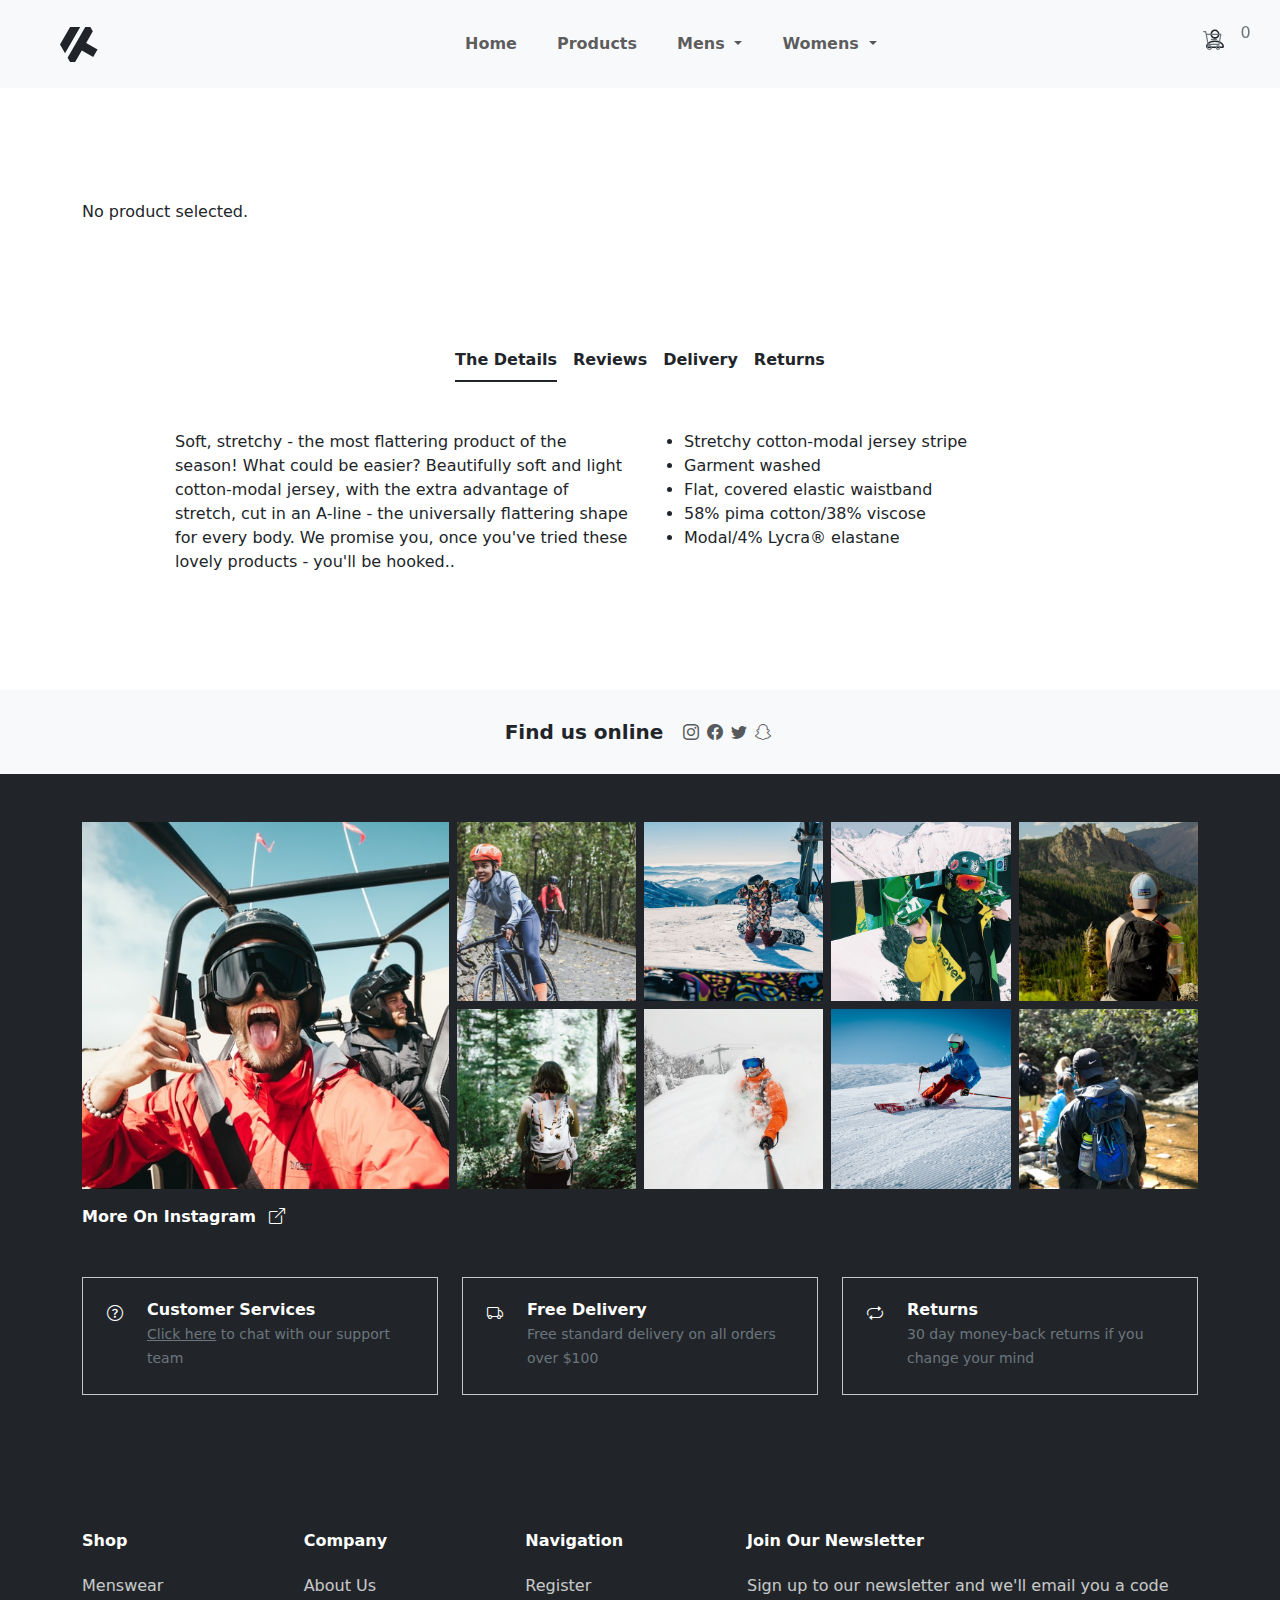
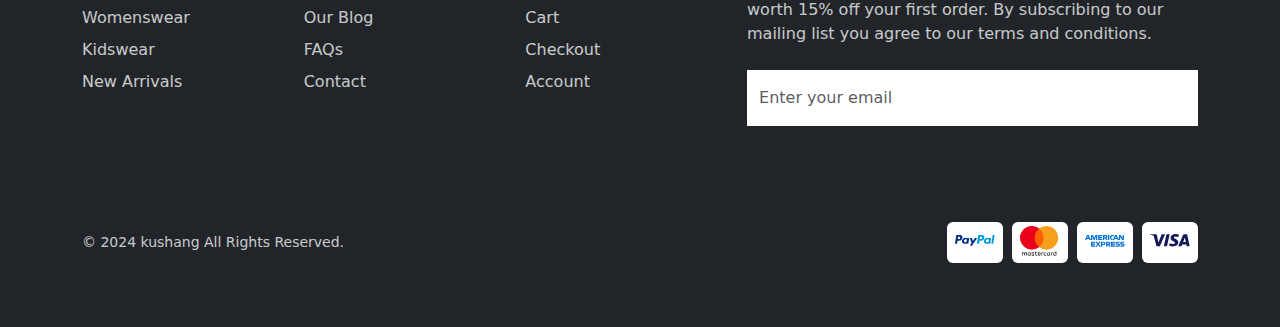
<file: productdetails.html>
<!DOCTYPE html>
<html lang="en">

<head>
    <meta charset="UTF-8">
    <meta name="viewport" content="width=device-width, initial-scale=1.0">
    <link href="assest/images/logo.png" rel="shortcut icon" type="image/x-icon" />
    <link rel="stylesheet" href="https://cdnjs.cloudflare.com/ajax/libs/font-awesome/6.4.0/css/all.min.css">
    <link href="https://cdn.jsdelivr.net/npm/bootstrap@5.3.3/dist/css/bootstrap.min.css" rel="stylesheet"
        integrity="sha384-QWTKZyjpPEjISv5WaRU9OFeRpok6YctnYmDr5pNlyT2bRjXh0JMhjY6hW+ALEwIH" crossorigin="anonymous">
    <link rel="stylesheet" href="assest/css/style.css">
    <link rel="stylesheet" href="assest/css/media.css">
    <link rel="stylesheet" href="https://cdn.jsdelivr.net/npm/bootstrap-icons@1.11.3/font/bootstrap-icons.min.css">
    <title>E-Commerce</title>
</head>

<body>
    <header id="header"></header>
    <div class="container top-margins">
        <div class="row">
            <div class="top-margins">
                <div id="product-details"></div>
            </div>
        </div>
    </div>
    <section>
        <div class="container top-margins">
            <nav>
                <div class="nav nav-underline justify-content-center d-flex" id="nav-tab" role="tablist">
                    <button class="nav-link active text-dark fw-bold mb-5" id="nav-home-tab" data-bs-toggle="tab"
                        data-bs-target="#nav-home" type="button" role="tab" aria-controls="nav-home"
                        aria-selected="true">The Details</button>
                    <button class="nav-link text-dark fw-bold mb-5" id="nav-profile-tab" data-bs-toggle="tab"
                        data-bs-target="#nav-profile" type="button" role="tab" aria-controls="nav-profile"
                        aria-selected="false">Reviews</button>
                    <button class="nav-link text-dark fw-bold mb-5" id="nav-contact-tab" data-bs-toggle="tab"
                        data-bs-target="#nav-contact" type="button" role="tab" aria-controls="nav-contact"
                        aria-selected="false">Delivery</button>
                    <button class="nav-link text-dark fw-bold mb-5" id="nav-disabled-tab" data-bs-toggle="tab"
                        data-bs-target="#nav-disabled" type="button" role="tab" aria-controls="nav-disabled"
                        aria-selected="false">Returns</button>
                </div>
            </nav>
            <div class="tab-content" id="nav-tabContent">
                <div class="tab-pane fade show active" id="nav-home" role="tabpanel" aria-labelledby="nav-home-tab"
                    tabindex="0">
                    <div class="col-12 col-lg-10 mx-auto">
                        <div class="row">
                            <div class="col-12 col-md-6 col-smx-11">
                                <p>Soft, stretchy - the most flattering product of the season! What could be easier?
                                    Beautifully soft and
                                    light cotton-modal jersey, with the extra advantage of stretch, cut in an A-line -
                                    the universally
                                    flattering shape for every body. We promise you, once you've tried these lovely
                                    products - you'll be
                                    hooked..</p>
                            </div>
                            <div class="col-12 col-md-6 col-smx-11">
                                <ul>
                                    <li>Stretchy cotton-modal jersey stripe</li>
                                    <li>Garment washed</li>
                                    <li>Flat, covered elastic waistband</li>
                                    <li>58% pima cotton/38% viscose </li>
                                    <li>Modal/4% Lycra® elastane</li>
                                </ul>
                            </div>
                        </div>
                    </div>
                </div>
                <div class="tab-pane fade" id="nav-profile" role="tabpanel" aria-labelledby="nav-profile-tab"
                    tabindex="0">
                    <section class="reviews">
                        <div class="col-lg-12 text-center pb-5">

                            <h2 class="fs-1 fw-bold d-flex align-items-center justify-content-center">4.88 <small
                                    class="text-muted fw-bolder ms-3 fw-bolder fs-6">(1288 reviews)</small></h2>
                            <div class="d-flex justify-content-center">
                                <div class="rating position-relative d-table">
                                    <div class="position-absolute stars d-flex" style="width: 80%">
                                        <i class="ri-star-fill text-dark ri-2x mr-1"></i>
                                        <i class="ri-star-fill text-dark ri-2x mr-1"></i>
                                        <i class="ri-star-fill text-dark ri-2x mr-1"></i>
                                        <i class="ri-star-fill text-dark ri-2x mr-1"></i>
                                        <i class="ri-star-fill text-dark ri-2x mr-1"></i>
                                    </div>
                                </div>
                            </div>
                            <div class="rounded py-3 px-4 mt-3 col-12 col-md-6 col-lg-5 mx-auto">
                                <ul class="list-group list-group-flush">
                                    <li
                                        class="list-group-item d-flex justify-content-between align-items-center border-0 px-0 bg-transparent">
                                        <span class="fw-bolder">Fit</span>
                                        <div class="rating position-relative d-table">
                                            <div class="position-absolute stars d-flex" style="width: 25%">
                                                <i class="bi bi-star-fill text-dark mr-1 "></i>
                                            </div>
                                        </div>
                                    </li>
                                    <li
                                        class="list-group-item d-flex justify-content-between align-items-center border-0 px-0 bg-transparent">
                                        <span class="fw-bolder">Value for money</span>
                                        <div class="rating position-relative d-table">
                                            <div class="position-absolute stars d-flex" style="width: 75%">
                                                <i class="bi bi-star-fill text-dark mr-1 "></i>
                                                <i class="bi bi-star-fill text-dark mr-1 "></i>
                                            </div>
                                        </div>
                                    </li>
                                    <li
                                        class="list-group-item d-flex justify-content-between align-items-center border-0 px-0 bg-transparent">
                                        <span class="fw-bolder">Build quality</span>
                                        <div class="rating position-relative d-table">
                                            <div class="position-absolute stars d-flex" style="width: 65%">
                                                <i class="bi bi-star-fill text-dark mr-1 "></i>
                                                <i class="bi bi-star-fill text-dark mr-1 "></i>
                                                <i class="bi bi-star-fill text-dark mr-1 "></i>
                                            </div>
                                        </div>
                                    </li>
                                    <li
                                        class="list-group-item d-flex justify-content-between align-items-center border-0 px-0 bg-transparent">
                                        <span class="fw-bolder">Style</span>
                                        <div class="rating position-relative d-table">
                                            <div class="position-absolute stars d-flex" style="width: 90%">
                                                <i class="bi bi-star-fill text-dark mr-1 "></i>
                                                <i class="bi bi-star-fill text-dark mr-1 "></i>
                                                <i class="bi bi-star-fill text-dark mr-1 "></i>
                                                <i class="bi bi-star-fill text-dark mr-1 "></i>
                                                <i class="bi bi-star-fill text-dark mr-1 "></i>
                                            </div>
                                        </div>
                                    </li>
                                </ul>
                            </div>
                        </div>
                        <article class="py-5 border-bottom border-top">
                            <div class="row">
                                <div class="col-12 col-md-4">
                                    <small class="text-muted fw-bolder">08/12/2021</small>
                                    <p class="fw-bolder">Ben Sandhu, Ireland</p>
                                    <span
                                        class="bg-success-subtle text-success fs-6 fw-bolder text-uppercase p-2">Verified
                                        Customer</span>
                                </div>
                                <div class="col-12 col-md-8 mt-4 mt-md-0">
                                    <div class="rating position-relative d-table">
                                        <div class="position-absolute stars d-flex" style="width: 80%">
                                            <i class="bi bi-star-fill text-dark mr-1 "></i>
                                            <i class="bi bi-star-fill text-dark mr-1 "></i>
                                            <i class="bi bi-star-fill text-dark mr-1 "></i>
                                            <i class="bi bi-star-fill text-dark mr-1 "></i>
                                            <i class="bi bi-star-fill text-dark mr-1 "></i>
                                        </div>
                                    </div>
                                    <p class="fw-bolder mt-4">Happy with this considering the price</p>
                                    <p>Lorem ipsum dolor sit amet consectetur adipisicing elit. Sit sequi, architecto
                                        placeat nam officia
                                        sapiente ipsam at dolorum quisquam, ipsa earum qui laboriosam. Pariatur
                                        recusandae nihil, architecto
                                        reprehenderit perferendis obcaecati. Lorem ipsum dolor, sit amet consectetur
                                        adipisicing elit.
                                        Distinctio sint nesciunt velit quae, quisquam ullam veritatis itaque
                                        repudiandae. Inventore quae
                                        doloribus modi nihil illum accusamus voluptas suscipit neque perferendis totam!
                                    </p>

                                    <small class="fw-bolder bg-light d-table rounded py-1 px-2">Yes, I would recommend
                                        the product</small>
                                    <div class="d-block d-md-flex mt-3 justify-content-between align-items-center">
                                        <a href="#"
                                            class="btn btn-link text-muted p-0 text-decoration-none w-100 w-md-auto fw-bolder text-start"
                                            title=""><small>Was this review helpful?
                                                <i class="ri-thumb-up-line ms-4"></i> 112 <i
                                                    class="ri-thumb-down-line ms-2"></i>
                                                23</small></a>
                                        <a href="#"
                                            class="btn btn-link text-muted p-0 text-decoration-none w-100 w-md-auto fw-bolder text-start mt-3 mt-md-0"
                                            title=""><small>Flag as
                                                inappropriate <i class="ri-flag-2-line ms-2"></i></small></a>
                                    </div>
                                </div>
                            </div>
                        </article>
                        <article class="py-5 border-bottom ">
                            <div class="row">
                                <div class="col-12 col-md-4">
                                    <small class="text-muted fw-bolder">08/12/2021</small>
                                    <p class="fw-bolder">Patricia Smith, London</p>
                                    <span
                                        class="bg-success-subtle text-success fs-6 fw-bolder text-uppercase p-2">Verified
                                        Customer</span>
                                </div>
                                <div class="col-12 col-md-8 mt-4 mt-md-0">
                                    <div class="rating position-relative d-table">
                                        <div class="position-absolute stars d-flex" style="width: 80%">
                                            <i class="bi bi-star-fill text-dark mr-1 "></i>
                                            <i class="bi bi-star-fill text-dark mr-1 "></i>
                                            <i class="bi bi-star-fill text-dark mr-1 "></i>
                                            <i class="bi bi-star-fill text-dark mr-1 "></i>
                                            <i class="bi bi-star-fill text-dark mr-1 "></i>
                                        </div>
                                    </div>
                                    <p class="fw-bolder mt-4">Very happy with my purchase so far...</p>
                                    <p>Lorem ipsum dolor sit amet consectetur adipisicing elit. Sit sequi, architecto
                                        placeat nam officia
                                        sapiente ipsam at dolorum quisquam, ipsa earum qui laboriosam. Pariatur
                                        recusandae nihil, architecto
                                        reprehenderit perferendis obcaecati. Lorem ipsum dolor, sit amet consectetur
                                        adipisicing elit.
                                        Distinctio sint nesciunt velit quae, quisquam ullam veritatis itaque
                                        repudiandae. Inventore quae
                                        doloribus modi nihil illum accusamus voluptas suscipit neque perferendis totam!
                                    </p>

                                    <small class="fw-bolder bg-light d-table rounded py-1 px-2">Yes, I would recommend
                                        the product</small>
                                    <div class="d-block d-md-flex mt-3 justify-content-between align-items-center">
                                        <a href="#"
                                            class="btn btn-link text-muted p-0 text-decoration-none w-100 w-md-auto fw-bolder text-start"
                                            title=""><small>Was this review helpful?
                                                <i class="ri-thumb-up-line ms-4"></i> 112 <i
                                                    class="ri-thumb-down-line ms-2"></i>
                                                23</small></a>
                                        <a href="#"
                                            class="btn btn-link text-muted p-0 text-decoration-none w-100 w-md-auto fw-bolder text-start mt-3 mt-md-0"
                                            title=""><small>Flag as
                                                inappropriate <i class="ri-flag-2-line ms-2"></i></small></a>
                                    </div>
                                </div>
                            </div>
                        </article>
                        <article class="py-5 border-bottom ">
                            <div class="row">
                                <div class="col-12 col-md-4">
                                    <small class="text-muted fw-bolder">08/12/2021</small>
                                    <p class="fw-bolder">Jack Jones, Scotland</p>
                                    <span
                                        class="bg-success-subtle text-success fs-6 fw-bolder text-uppercase p-2">Verified
                                        Customer</span>
                                </div>
                                <div class="col-12 col-md-8 mt-4 mt-md-0">
                                    <div class="rating position-relative d-table">
                                        <div class="position-absolute stars d-flex" style="width: 80%">
                                            <i class="bi bi-star-fill text-dark mr-1 "></i>
                                            <i class="bi bi-star-fill text-dark mr-1 "></i>
                                            <i class="bi bi-star-fill text-dark mr-1 "></i>
                                            <i class="bi bi-star-fill text-dark mr-1 "></i>
                                            <i class="bi bi-star-fill text-dark mr-1 "></i>
                                        </div>
                                    </div>
                                    <p class="fw-bolder mt-4">I wish it was a little cheaper - otherwise love this!</p>
                                    <p>Lorem ipsum dolor sit amet consectetur adipisicing elit. Sit sequi, architecto
                                        placeat nam officia
                                        sapiente ipsam at dolorum quisquam, ipsa earum qui laboriosam. Pariatur
                                        recusandae nihil, architecto
                                        reprehenderit perferendis obcaecati. Lorem ipsum dolor, sit amet consectetur
                                        adipisicing elit.
                                        Distinctio sint nesciunt velit quae, quisquam ullam veritatis itaque
                                        repudiandae. Inventore quae
                                        doloribus modi nihil illum accusamus voluptas suscipit neque perferendis totam!
                                    </p>

                                    <small class="fw-bolder bg-light d-table rounded py-1 px-2">Yes, I would recommend
                                        the product</small>
                                    <div class="d-block d-md-flex mt-3 justify-content-between align-items-center">
                                        <a href="#"
                                            class="btn btn-link text-muted p-0 text-decoration-none w-100 w-md-auto fw-bolder text-start"
                                            title=""><small>Was this review helpful?
                                                <i class="ri-thumb-up-line ms-4"></i> 112 <i
                                                    class="ri-thumb-down-line ms-2"></i>
                                                23</small></a>
                                        <a href="#"
                                            class="btn btn-link text-muted p-0 text-decoration-none w-100 w-md-auto fw-bolder text-start mt-3 mt-md-0"
                                            title=""><small>Flag as
                                                inappropriate <i class="ri-flag-2-line ms-2"></i></small></a>
                                    </div>
                                </div>
                            </div>
                        </article>
                        <a href="#" class="btn btn-dark d-table mx-auto mt-6 mb-3 hover-lift-sm hover-boxshadow"
                            title="">Load More
                            Reviews</a>
                        <p class="text-muted text-center fw-bolder">Showing 3 of 1234</p>

                    </section>
                </div>
                <div class="tab-pane fade" id="nav-contact" role="tabpanel" aria-labelledby="nav-contact-tab"
                    tabindex="0">
                    <div class="col-12 col-md-10 col-lg-8 mx-auto">
                        <p>We are now offering contact-free delivery so that you can still receive your parcels safely
                            without requiring a
                            signature. Please see below for the available delivery methods, costs and timescales.</p>
                        <ul class="list-group list-group-flush mb-4">
                            <li
                                class="list-group-item d-flex justify-content-between align-items-center px-0 py-4 bg-transparent">
                                <div>
                                    <span class="fw-bolder d-block">Standard Delivery</span>
                                    <span class="text-muted">Delivery within 5 days of placing your order.</span>
                                </div>
                                <p class="m-0 lh-1 fw-bolder">$12.99</p>
                            </li>
                            <li
                                class="list-group-item d-flex justify-content-between align-items-center px-0 py-4 bg-transparent">
                                <div>
                                    <span class="fw-bolder d-block">Priority Delivery</span>
                                    <span class="text-muted">Delivery within 2 days of placing your order.</span>
                                </div>
                                <p class="m-0 lh-1 fw-bolder">$17.99</p>
                            </li>
                            <li
                                class="list-group-item d-flex justify-content-between align-items-center px-0 py-4 bg-transparent">
                                <div>
                                    <span class="fw-bolder d-block">Next Day Delivery</span>
                                    <span class="text-muted">Delivery within 24 hours of placing your order.</span>
                                </div>
                                <p class="m-0 lh-1 fw-bolder">$33.99</p>
                            </li>
                        </ul>
                        <div class="bg-light rounded p-3">
                            <p class="fs-6">Form more information, please see our delivery FAQs <a href="#"
                                    class="text-dark">here</a></p>
                            <p class="m-0 fs-6">If you do not find the answer to your query, please contact our customer
                                support team on
                                <b>0800 123 456</b> or email us at <b>support@domain.com</b>. We aim to respond within
                                48 hours to queries.
                            </p>
                        </div>
                    </div>
                </div>
                <div class="tab-pane fade" id="nav-disabled" role="tabpanel" aria-labelledby="nav-disabled-tab"
                    tabindex="0">
                    <div class="col-12 col-md-10 col-lg-8 mx-auto">
                        <p>We believe you will completely happy with your item, however if you aren't, there's no need
                            to worry. We've
                            listed below the ways you can return your item to us.</p>
                        <ul class="list-group list-group-flush mb-4">
                            <li class="list-group-item px-0 py-4 bg-transparent">
                                <p class="fw-bolder">Return via post</p>
                                <p class="fs-6">To return your items for free through the postal system, please complete
                                    the returns form that
                                    comes with your order. You'll find a label at the bottom of the form. Simply peel
                                    the label and head to your
                                    nearest post office.</p>
                            </li>
                            <li class="list-group-item px-0 py-4 bg-transparent">
                                <p class="fw-bolder">Return in person</p>
                                <p class="fs-6">To return your items for free in person, simply stop into any one of our
                                    locations and speak
                                    to a member of our in-store team.</p>
                            </li>
                        </ul>
                        <div class="bg-light rounded p-3">
                            <p class="fs-6">Form more information, please see our returns FAQs <a href="#"
                                    class="text-dark">here</a></p>
                            <p class="m-0 fs-6">If you do not find the answer to your query, please contact our customer
                                support team on
                                <b>0800 123 456</b> or email us at <b>support@domain.com</b>. We aim to respond within
                                48 hours to queries.
                            </p>
                        </div>
                    </div>
                </div>
            </div>
        </div>
    </section>
    <footer id="footer"></footer>
</body>

</html>
<script src="https://cdn.jsdelivr.net/npm/bootstrap@5.3.3/dist/js/bootstrap.bundle.min.js"
    integrity="sha384-YvpcrYf0tY3lHB60NNkmXc5s9fDVZLESaAA55NDzOxhy9GkcIdslK1eN7N6jIeHz"
    crossorigin="anonymous"></script>
<script src="assest/js/header.js"></script>
<script src="assest/js/footer.js"></script>
<script src="https://code.jquery.com/jquery-3.7.1.js" integrity="sha256-eKhayi8LEQwp4NKxN+CfCh+3qOVUtJn3QNZ0TciWLP4="
    crossorigin="anonymous"></script>
<script>
    const products = [{
        id: 0,
        name: 'Full Zip Hoodie',
        price: 1129,
        image: 'assest/images/product-1.jpg'
    }, {
        id: 1,
        name: 'Womens Sherpa Hoodie',
        price: 599,
        image: 'assest/images/product-2.jpg'
    }, {
        id: 2,
        name: 'Mens Essentials Hoodie',
        price: 779,
        image: 'assest/images/product-3.jpg'
    }, {
        id: 3,
        name: 'Elevated Lined Hoodie',
        price: 1829,
        image: 'assest/images/product-4.jpg'
    }, {
        id: 4,
        name: 'Womens Slab Hoodie',
        price: 29,
        image: 'assest/images/product-15.jpg'
    }, {
        id: 5,
        name: 'Blocked Striped Hoodie',
        price: 1329,
        image: 'assest/images/product-6.jpg'
    }, {
        id: 6,
        name: 'Mens Outdoors T-Shirt',
        price: 1699,
        image: 'assest/images/product-12.jpg'
    }, {
        id: 7,
        name: 'Pocket Tee Rusty Red',
        price: 1499,
        image: 'assest/images/product-8.jpg'
    }, {
        id: 8,
        name: 'Mens T-Shirt Rusty',
        price: 1199,
        image: 'assest/images/product-13.jpg'
    },];


    function displayProductDetails() {
        const productDetailsContainer = document.getElementById('product-details');
        const selectedProduct = JSON.parse(localStorage.getItem('selectedProduct'));

        if (selectedProduct) {
            const productDetails = `
            <div class="row">
                <div class="col-12 col-md-6">
                    <div class="card">
                        <img src="${selectedProduct.image}" class="card-img-top img-fluid" alt="${selectedProduct.name}">
                    </div>
                </div>
                <div class="col-12 col-md-6 lh-lg">
                    <div class="card-body">
                        <h5 class="card-title">${selectedProduct.name}</h5>
                        <p class="card-text">Price: $${selectedProduct.price}</p>
                        <div class="product-option mb-3">
                            <small class="text-uppercase d-block fw-bolder mb-2">
                                Size (UK) : <span class="selected-option fw-bold"></span>
                            </small>
                            <select class="form-select" aria-label="Default select example">
                                <option selected>Please Select Size</option>
                                <option value="1">XS</option>
                                <option value="2">M</option>
                                <option value="3">L</option>
                                <option value="3">XL</option>
                            </select>
                        </div>

                        <button class="btn btn-dark w-100 mt-2 mb-3 py-3 fw-bold" onclick="addToCart(${selectedProduct.id})">Add To Cart</button>

                        <div class="share mb-3">
                            <p class="fw-bolder">Share</p>
                            <div>
                                <a href="#" class="me-2 text-dark"><i class="bi bi-instagram"></i></a>
                                <a href="#" class="me-2 text-dark"><i class="bi bi-facebook"></i></a>
                                <a href="#" class="me-2 text-dark"><i class="bi bi-twitter"></i></a>
                                <a href="#" class="text-dark"><i class="bi bi-snapchat"></i></a>
                            </div>
                        </div>

                        <div class="bg-light rounded p-3">
                            <ul class="list-group list-group-flush">
                                <li class="list-group-item px-0 bg-transparent">
                                    <i class="ri-truck-line"></i>
                                    <span class="ms-3">Standard delivery free for orders over $99. Next day delivery $9.99</span>
                                </li>
                            </ul>
                        </div>
                    </div>
                </div>
            </div>

        `;
            productDetailsContainer.innerHTML = productDetails;
        } else {
            productDetailsContainer.innerHTML = '<p>No product selected.</p>';
        }
    }

    document.addEventListener('DOMContentLoaded', displayProductDetails);


    let cart = JSON.parse(localStorage.getItem('cart'));

    function updateDataItems() {
        if (cart && cart.length > 0) {
            var tabDataItems = "";
            for (var i = 0; i < cart.length; i++) {
                tabDataItems += `
            <div>
                <div class="row mx-0 pb-4 mt-4 border-bottom">
                    <div class="col-5">
                        <picture class="d-block">
                        <img src="${cart[i].image}" class="img-height card-img-top" alt="${cart[i].name}">
                        </picture>
                    </div>
                    <div class="col-7">
                        <div class="ms-5">
                            <h6 class="justify-content-between d-flex align-items-start mb-2">
                                ${cart[i].name}
                                <i class="bi bi-x-lg" onclick="DeleteQuantity('${cart[i].name}')"></i>
                            </h6>
                            <small class="d-block text-muted fw-bolder">Quantity:${cart[i].quantity}</small>
                        </div>
                        <p class="fw-bolder text-end m-0">${cart[i].price}</p>
                    </div>
                </div>
            </div>`;
            }

            document.getElementById('cart-items-1').innerHTML = tabDataItems;

            if (window.innerWidth <= 768) {
                document.getElementById('cart-items-1').innerHTML = tabDataItems;
            } else {
                document.getElementById('cart-items-1').innerHTML = '';
            }
        } else {
            document.getElementById('cart-items-1').innerHTML = `
        <div class="text-center">
            <img src="assest/images/empty-cart.png" class="empty-cart" alt="Empty Cart">
        </div>`;

            if (window.innerWidth <= 768) {
                document.getElementById('cart-items-1-mobile').innerHTML = `
            <div class="text-center">
                <img src="assest/images/empty-cart.png" class="empty-cart" alt="Empty Cart">
            </div>`;
            } else {
                document.getElementById('cart-items-1-mobile').innerHTML = '';
            }
        }
    }

    function updateQuantityIn(name) {
        let incQty = cart.find((item) => {
            return item.name === name;
        })

        incQty.quantity += 1;
        localStorage.setItem('cart', JSON.stringify(cart));
        updateDataItems();
    }

    function updateQuantityDe(name) {
        let incQty = cart.find((item) => {
            return item.name === name;
        })

        if (incQty.quantity == 1) {
            alert('Invalid')
        } else {
            incQty.quantity -= 1;
            localStorage.setItem('cart', JSON.stringify(cart));
            updateDataItems();
            updateData();
        }
    }

    function DeleteQuantity(name) {
        cart = cart.filter(item => item.name !== name);
        localStorage.setItem('cart', JSON.stringify(cart));
        updateDataItems();
        viewData();
    }

    function clearCart(name) {
        cart = [];
        localStorage.setItem('cart', JSON.stringify(cart));
        updateDataItems();
        viewData();
    }
    updateDataItems();

    function addToCart(id) {
        if (cart === null) {
            cart = [];
        }
        const newObj = {
            id: products[id].id,
            name: products[id].name,
            image: products[id].image,
            price: products[id].price,
            quantity: 1,
        }
        console.log(newObj)
        const existingItem = cart.findIndex(item => item.id === newObj.id);
        if (existingItem != -1) {
            cart[existingItem].quantity += 1;
        } else {
            cart.push(newObj);
        }
        localStorage.setItem('cart', JSON.stringify(cart));
        viewData();
        updateDataItems();
    }

</script>

</html>
</file>
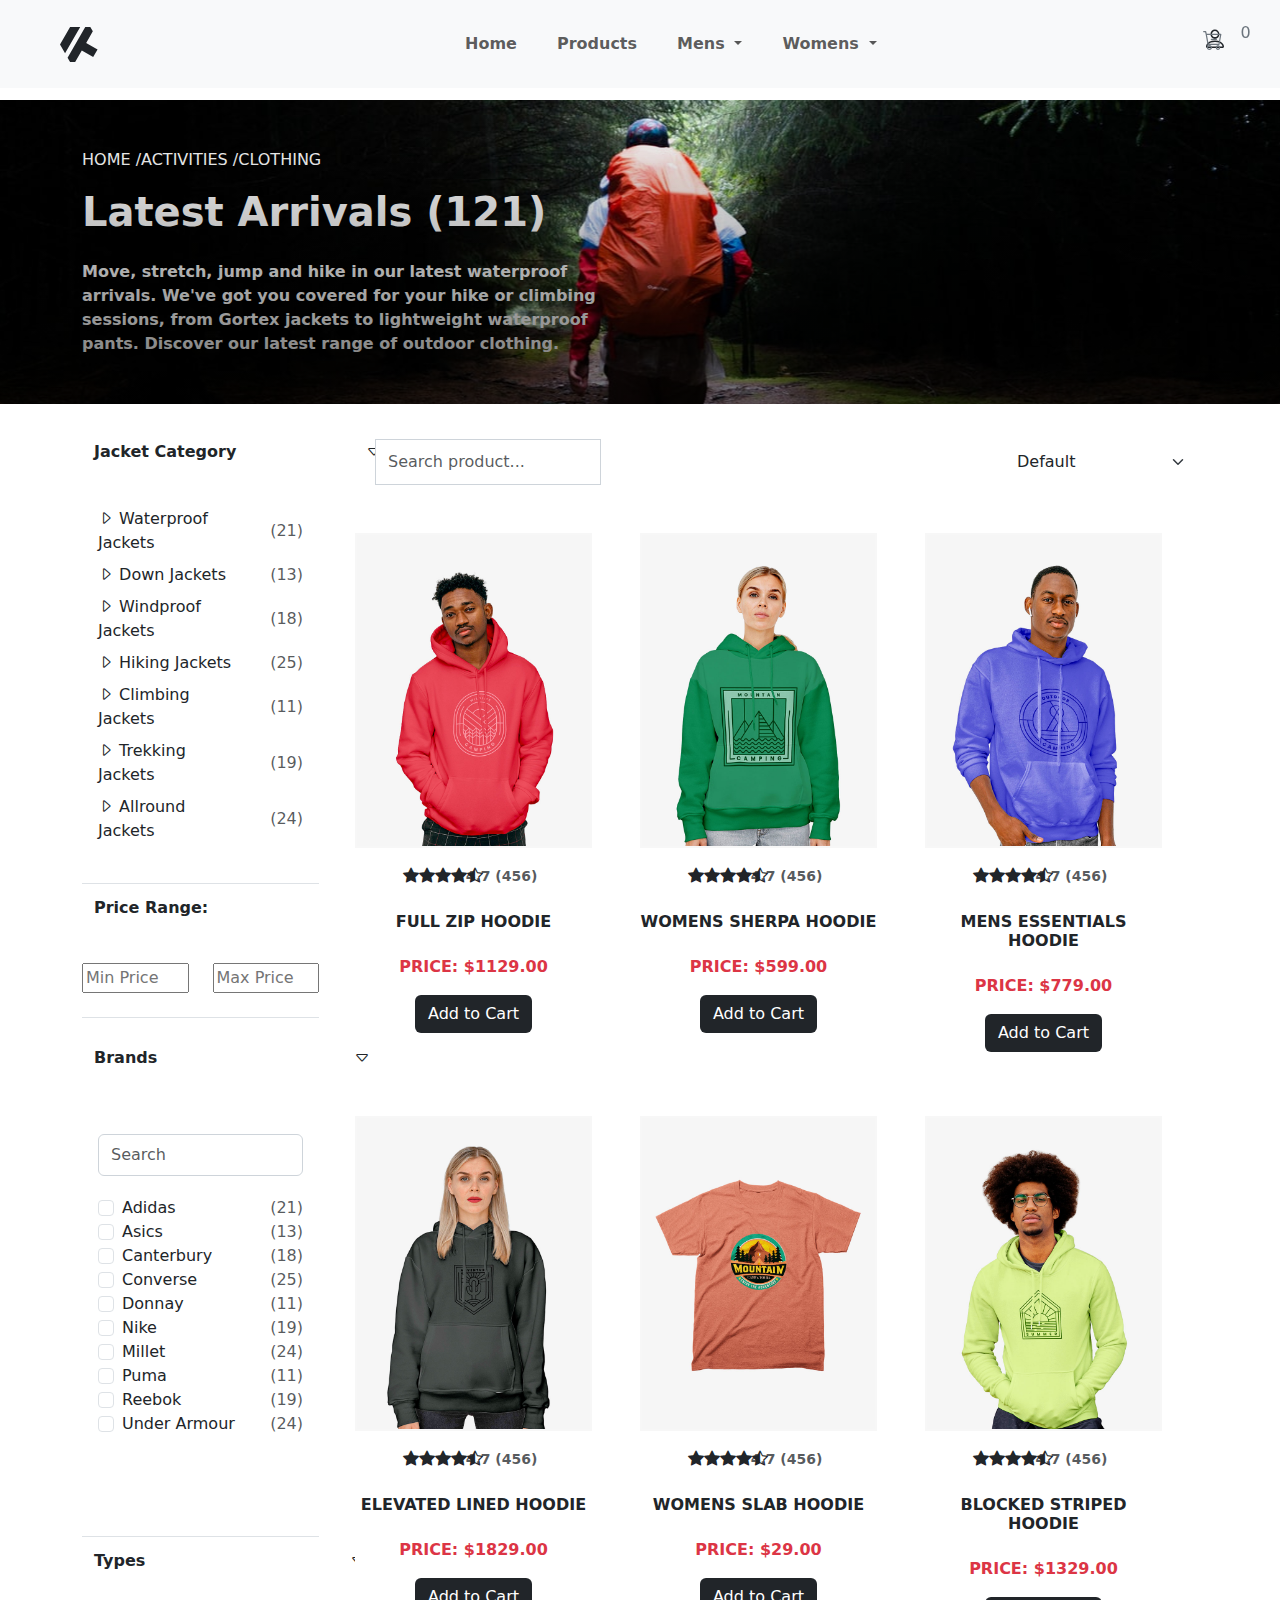
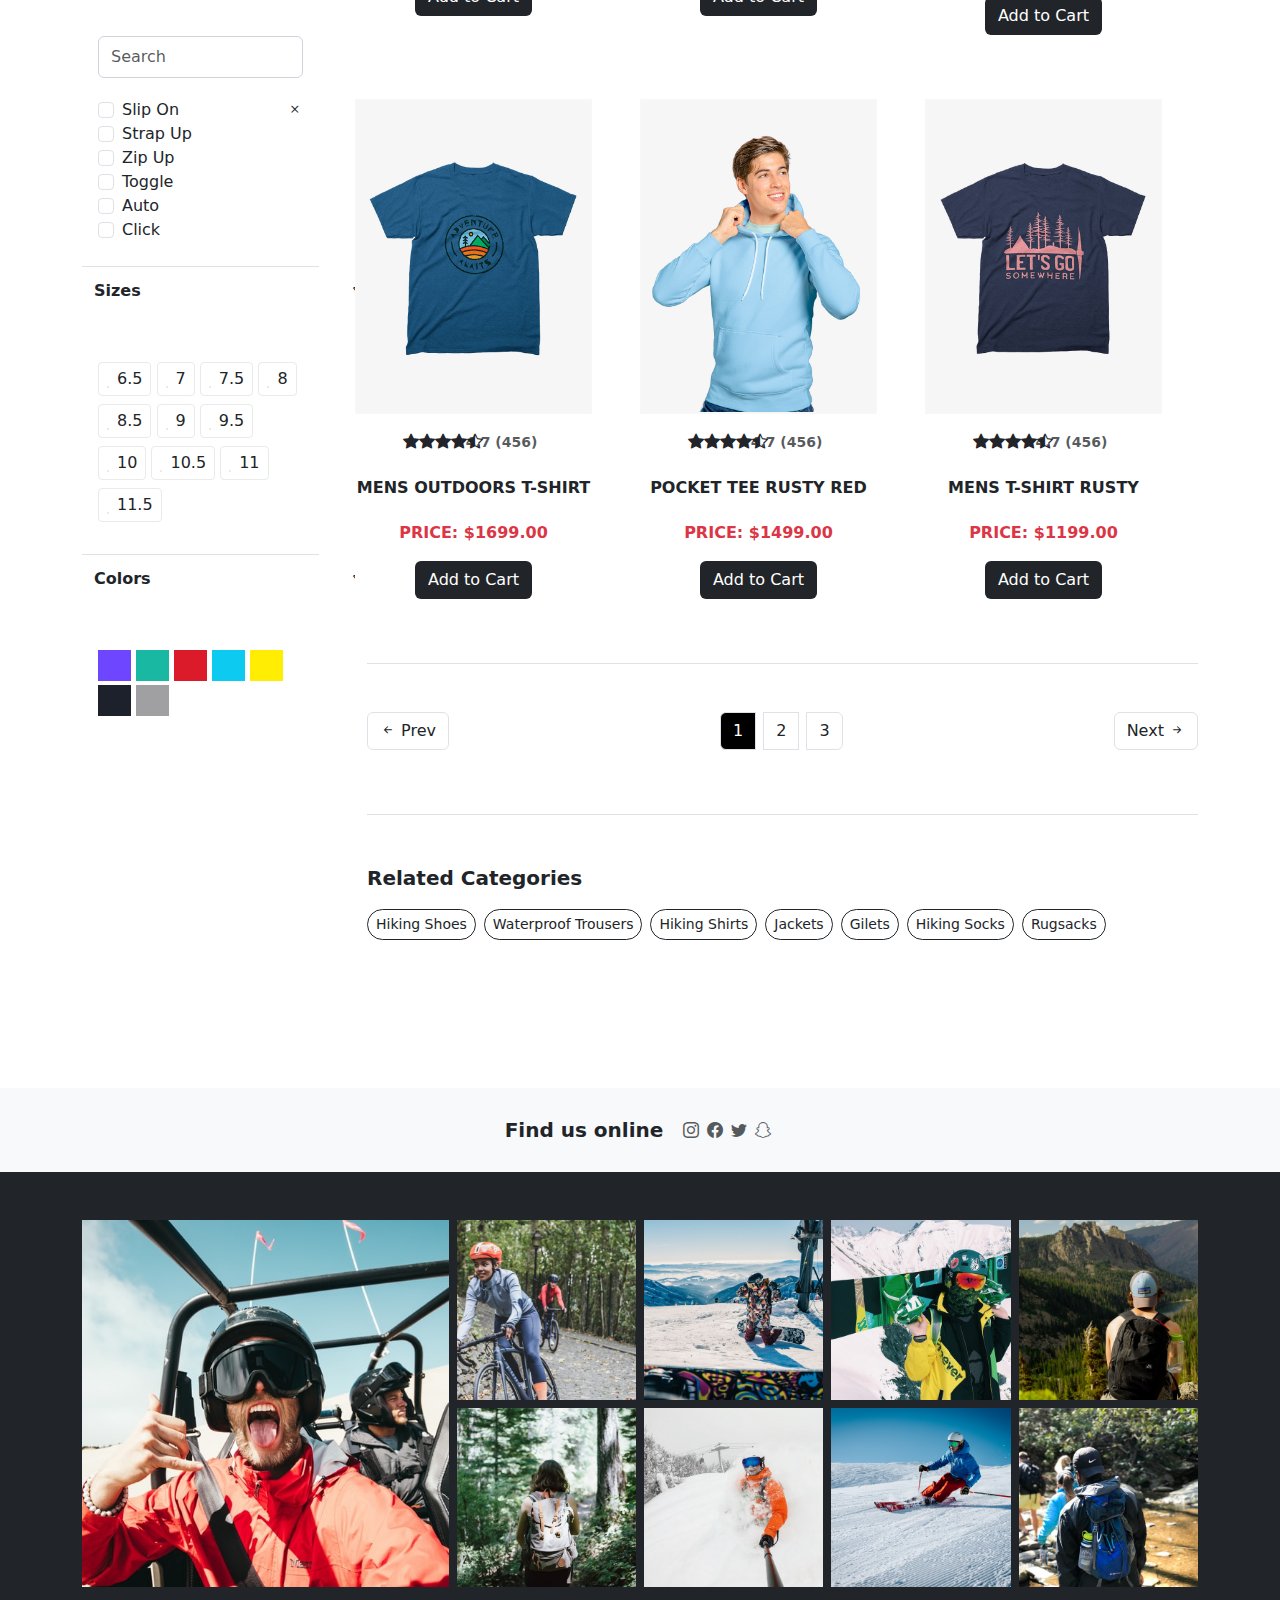
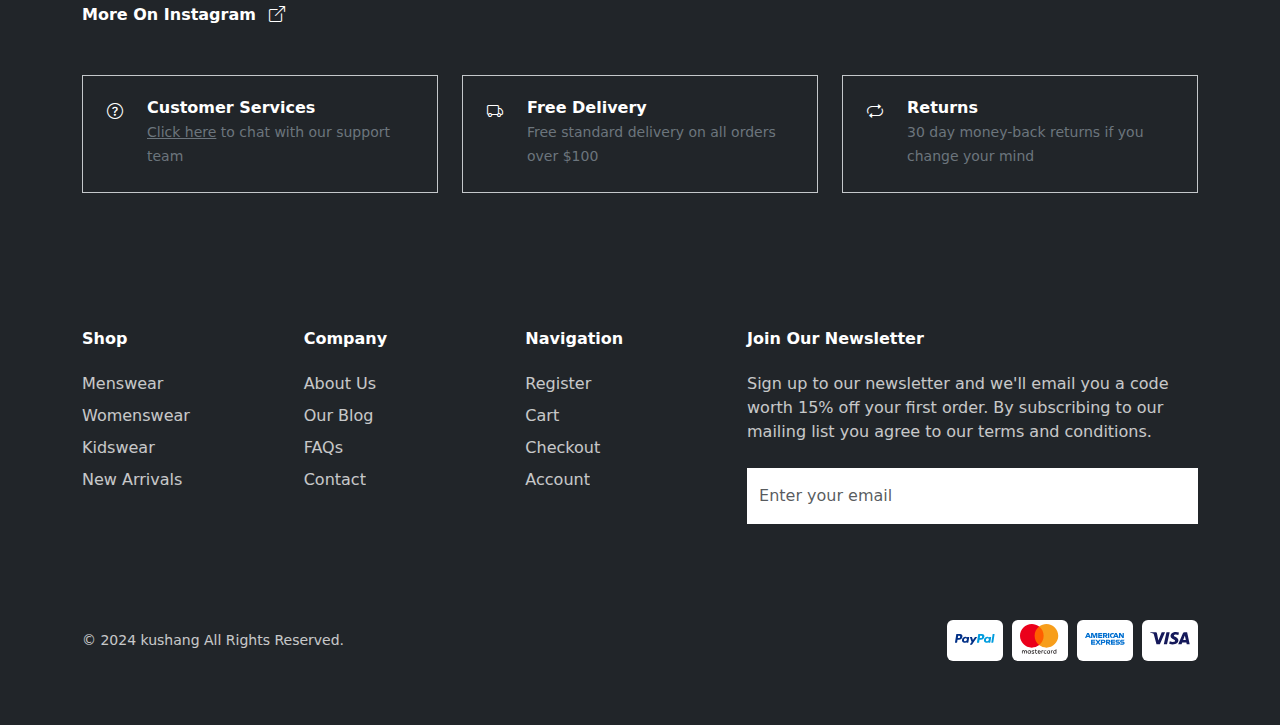
<file: products.html>
<!DOCTYPE html>
<html lang="en">

<head>
    <meta charset="UTF-8">
    <meta name="viewport" content="width=device-width, initial-scale=1.0">
    <link href="assest/images/logo.png" rel="shortcut icon" type="image/x-icon" />
    <link rel="stylesheet" href="https://cdnjs.cloudflare.com/ajax/libs/font-awesome/6.4.0/css/all.min.css">
    <link href="https://cdn.jsdelivr.net/npm/bootstrap@5.3.3/dist/css/bootstrap.min.css" rel="stylesheet"
        integrity="sha384-QWTKZyjpPEjISv5WaRU9OFeRpok6YctnYmDr5pNlyT2bRjXh0JMhjY6hW+ALEwIH" crossorigin="anonymous">
    <link rel="stylesheet" href="assest/css/style.css">
    <link rel="stylesheet" href="assest/css/media.css">
    <link rel="stylesheet" href="https://cdn.jsdelivr.net/npm/bootstrap-icons@1.11.3/font/bootstrap-icons.min.css">
    <title>E-Commerce</title>
</head>

<body>
    <header id="header"></header>
    <section class="mt-0 top-margins">
        <div class="py-5 bg-img-cover bg-dark bg-overlay-gradient-dark position-relative overflow-hidden mb-4 bg-pos-center-center"
            style="background-image: url(assest/images/banner-1\ \(1\).jpg); background-position: center;">
            <div class="container position-relative z-index-20" data-aos="fade-right" data-aos-delay="300">
                <nav>
                    <ul class="d-flex list-unstyled">
                        <li class="">
                            <a class="text-decoration-none text-white text-uppercase" href="#">Home /</a>
                        </li>
                        <li class="">
                            <a class="text-decoration-none text-white text-uppercase" href="#">Activities /</a>
                        </li>
                        <li class="">
                            <a class="text-decoration-none text-white text-uppercase" href="#">Clothing</a>
                        </li>
                    </ul>
                </nav>
                <h1 class="fw-bold display-6 mb-4 text-white">Latest Arrivals (121)</h1>
                <div class="col-12 col-md-6">
                    <p class="text-white fw-bold mb-0">
                        Move, stretch, jump and hike in our latest waterproof arrivals. We've got you covered for your
                        hike or climbing sessions, from Gortex jackets to lightweight waterproof pants. Discover our
                        latest range of outdoor clothing.
                    </p>
                </div>
            </div>
        </div>
        <div class="offcanvas offcanvas-end" tabindex="-1" id="offcanvasFilters" aria-modal="true" role="dialog"
            style="visibility: visible;">
            <div class="offcanvas-header d-flex align-items-center">
                <h5 class="offcanvas-title" id="offcanvasFiltersLabel">Category Filters</h5>
                <button type="button" class="btn-close text-reset" data-bs-dismiss="offcanvas"
                    aria-label="Close"></button>
            </div>
            <div class="offcanvas-body">
                <div class="d-flex flex-column justify-content-between w-100 h-100">
                    <div>
                        <div class="mb-4">
                            <h2 class="mb-4 fs-6 mt-2 fw-bolder">Jacket Category</h2>
                            <nav>
                                <ul class="list-unstyled list-default-text">
                                    <li class="mb-2"><a
                                            class="text-decoration-none text-body text-secondary-hover transition-all d-flex justify-content-between align-items-center"
                                            href="#"><span><i class="ri-arrow-right-s-line align-bottom ms-n1"></i>
                                                Waterproof Jackets</span> <span class="text-muted ms-4">(21)</span></a>
                                    </li>
                                    <li class="mb-2"><a
                                            class="text-decoration-none text-body text-secondary-hover transition-all d-flex justify-content-between align-items-center"
                                            href="#"><span><i class="ri-arrow-right-s-line align-bottom ms-n1"></i> Down
                                                Jackets</span> <span class="text-muted ms-4">(13)</span></a>
                                    </li>
                                    <li class="mb-2"><a
                                            class="text-decoration-none text-body text-secondary-hover transition-all d-flex justify-content-between align-items-center"
                                            href="#"><span><i class="ri-arrow-right-s-line align-bottom ms-n1"></i>
                                                Windproof Jackets</span> <span class="text-muted ms-4">(18)</span></a>
                                    </li>
                                    <li class="mb-2"><a
                                            class="text-decoration-none text-body text-secondary-hover transition-all d-flex justify-content-between align-items-center"
                                            href="#"><span><i class="ri-arrow-right-s-line align-bottom ms-n1"></i>
                                                Hiking Jackets</span> <span class="text-muted ms-4">(25)</span></a>
                                    </li>
                                    <li class="mb-2"><a
                                            class="text-decoration-none text-body text-secondary-hover transition-all d-flex justify-content-between align-items-center"
                                            href="#"><span><i class="ri-arrow-right-s-line align-bottom ms-n1"></i>
                                                Climbing Jackets</span> <span class="text-muted ms-4">(11)</span></a>
                                    </li>
                                    <li class="mb-2"><a
                                            class="text-decoration-none text-body text-secondary-hover transition-all d-flex justify-content-between align-items-center"
                                            href="#"><span><i class="ri-arrow-right-s-line align-bottom ms-n1"></i>
                                                Trekking Jackets</span> <span class="text-muted ms-4">(19)</span></a>
                                    </li>
                                    <li class="mb-2"><a
                                            class="text-decoration-none text-body text-secondary-hover transition-all d-flex justify-content-between align-items-center"
                                            href="#"><span><i class="ri-arrow-right-s-line align-bottom ms-n1"></i>
                                                Allround Jackets</span> <span class="text-muted ms-4">(24)</span></a>
                                    </li>
                                </ul>
                            </nav>
                        </div>
                        <div class="py-4 widget-filter widget-filter-price border-top">
                            <a class="small text-body text-decoration-none text-secondary-hover transition-all transition-all fs-6 fw-bolder d-block collapse-icon-chevron"
                                data-bs-toggle="collapse" href="#filter-modal-price" role="button" aria-expanded="false"
                                aria-controls="filter-modal-price">
                                Price
                            </a>
                            <div id="filter-modal-price" class="collapse">
                                <div class="filter-price mt-6 noUi-target noUi-ltr noUi-horizontal noUi-txt-dir-ltr">
                                    <div class="noUi-base">
                                        <div class="noUi-connects">
                                            <div class="noUi-connect"
                                                style="transform: translate(6%, 0px) scale(0.84, 1);"></div>
                                        </div>
                                        <div class="noUi-origin" style="transform: translate(-940%, 0px); z-index: 5;">
                                            <div class="noUi-handle noUi-handle-lower" data-handle="0" tabindex="0"
                                                role="slider" aria-orientation="horizontal" aria-valuemin="0.0"
                                                aria-valuemax="900.0" aria-valuenow="60.0" aria-valuetext="60.00">
                                                <div class="noUi-touch-area"></div>
                                                <div class="noUi-tooltip">60.00</div>
                                            </div>
                                        </div>
                                        <div class="noUi-origin" style="transform: translate(-100%, 0px); z-index: 4;">
                                            <div class="noUi-handle noUi-handle-upper" data-handle="1" tabindex="0"
                                                role="slider" aria-orientation="horizontal" aria-valuemin="60.0"
                                                aria-valuemax="1000.0" aria-valuenow="900.0" aria-valuetext="900.00">
                                                <div class="noUi-touch-area"></div>
                                                <div class="noUi-tooltip">900.00</div>
                                            </div>
                                        </div>
                                    </div>
                                    <div class="noUi-pips noUi-pips-horizontal">
                                        <div class="noUi-marker noUi-marker-horizontal noUi-marker-large"
                                            style="left: 0%;"></div>
                                        <div class="noUi-value noUi-value-horizontal noUi-value-large" data-value="0"
                                            style="left: 0%;">0</div>
                                        <div class="noUi-marker noUi-marker-horizontal noUi-marker-large"
                                            style="left: 25%;"></div>
                                        <div class="noUi-value noUi-value-horizontal noUi-value-large" data-value="250"
                                            style="left: 25%;">250</div>
                                        <div class="noUi-marker noUi-marker-horizontal noUi-marker-large"
                                            style="left: 50%;"></div>
                                        <div class="noUi-value noUi-value-horizontal noUi-value-large" data-value="500"
                                            style="left: 50%;">500</div>
                                        <div class="noUi-marker noUi-marker-horizontal noUi-marker-large"
                                            style="left: 75%;"></div>
                                        <div class="noUi-value noUi-value-horizontal noUi-value-large" data-value="750"
                                            style="left: 75%;">750</div>
                                        <div class="noUi-marker noUi-marker-horizontal noUi-marker-large"
                                            style="left: 100%;"></div>
                                        <div class="noUi-value noUi-value-horizontal noUi-value-large" data-value="1000"
                                            style="left: 100%;">1000</div>
                                    </div>
                                </div>
                                <div class="d-flex justify-content-between align-items-center mt-7">
                                    <div class="input-group mb-0 me-2 border">
                                        <span
                                            class="input-group-text bg-transparent fs-7 p-2 text-muted border-0">$</span>
                                        <input type="number" min="00" max="1000" step="1"
                                            class="filter-min form-control-sm border flex-grow-1 text-muted border-0">
                                    </div>
                                    <div class="input-group mb-0 ms-2 border">
                                        <span
                                            class="input-group-text bg-transparent fs-7 p-2 text-muted border-0">$</span>
                                        <input type="number" min="00" max="1000" step="1"
                                            class="filter-max form-control-sm flex-grow-1 text-muted border-0">
                                    </div>
                                </div>
                            </div>
                        </div>
                        <div class="py-4 widget-filter border-top">
                            <a class="small text-body text-decoration-none text-secondary-hover transition-all transition-all fs-6 fw-bolder d-block collapse-icon-chevron"
                                data-bs-toggle="collapse" href="#filter-modal-brands" role="button"
                                aria-expanded="false" aria-controls="filter-modal-brands">
                                Brands
                            </a>
                            <div id="filter-modal-brands" class="collapse">
                                <div class="input-group my-3 py-1">
                                    <input type="text" class="form-control py-2 filter-search rounded"
                                        placeholder="Search" aria-label="Search">
                                    <span
                                        class="input-group-text bg-transparent p-2 position-absolute top-2 end-0 border-0 z-index-20"><i
                                            class="ri-search-2-line text-muted"></i></span>
                                </div>
                                <div class="simplebar-wrapper">
                                    <div class="filter-options" data-pixr-simplebar="" data-simplebar="init">
                                        <div class="simplebar-wrapper" style="margin: 0px;">
                                            <div class="simplebar-height-auto-observer-wrapper">
                                                <div class="simplebar-height-auto-observer"></div>
                                            </div>
                                            <div class="simplebar-mask">
                                                <div class="simplebar-offset" style="right: 0px; bottom: 0px;">
                                                    <div class="simplebar-content-wrapper" style="height: auto;">
                                                        <div class="simplebar-content" style="padding: 0px;">
                                                            <div class="form-group form-check mb-0">
                                                                <input type="checkbox" class="form-check-input"
                                                                    id="filter-brands-modal-0">
                                                                <label
                                                                    class="form-check-label fw-normal text-body flex-grow-1 d-flex justify-content-between"
                                                                    for="filter-brands-modal-0">Adidas <span
                                                                        class="text-muted">(21)</span></label>
                                                            </div>
                                                            <div class="form-group form-check mb-0">
                                                                <input type="checkbox" class="form-check-input"
                                                                    id="filter-brands-modal-1">
                                                                <label
                                                                    class="form-check-label fw-normal text-body flex-grow-1 d-flex justify-content-between"
                                                                    for="filter-brands-modal-1">Asics <span
                                                                        class="text-muted">(13)</span></label>
                                                            </div>
                                                            <div class="form-group form-check mb-0">
                                                                <input type="checkbox" class="form-check-input"
                                                                    id="filter-brands-modal-2">
                                                                <label
                                                                    class="form-check-label fw-normal text-body flex-grow-1 d-flex justify-content-between"
                                                                    for="filter-brands-modal-2">Canterbury <span
                                                                        class="text-muted">(18)</span></label>
                                                            </div>
                                                            <div class="form-group form-check mb-0">
                                                                <input type="checkbox" class="form-check-input"
                                                                    id="filter-brands-modal-3">
                                                                <label
                                                                    class="form-check-label fw-normal text-body flex-grow-1 d-flex justify-content-between"
                                                                    for="filter-brands-modal-3">Converse <span
                                                                        class="text-muted">(25)</span></label>
                                                            </div>
                                                            <div class="form-group form-check mb-0">
                                                                <input type="checkbox" class="form-check-input"
                                                                    id="filter-brands-modal-4">
                                                                <label
                                                                    class="form-check-label fw-normal text-body flex-grow-1 d-flex justify-content-between"
                                                                    for="filter-brands-modal-4">Donnay <span
                                                                        class="text-muted">(11)</span></label>
                                                            </div>
                                                            <div class="form-group form-check mb-0">
                                                                <input type="checkbox" class="form-check-input"
                                                                    id="filter-brands-modal-5">
                                                                <label
                                                                    class="form-check-label fw-normal text-body flex-grow-1 d-flex justify-content-between"
                                                                    for="filter-brands-modal-5">Nike <span
                                                                        class="text-muted">(19)</span></label>
                                                            </div>
                                                            <div class="form-group form-check mb-0">
                                                                <input type="checkbox" class="form-check-input"
                                                                    id="filter-brands-modal-6">
                                                                <label
                                                                    class="form-check-label fw-normal text-body flex-grow-1 d-flex justify-content-between"
                                                                    for="filter-brands-modal-6">Millet <span
                                                                        class="text-muted">(24)</span></label>
                                                            </div>
                                                            <div class="form-group form-check mb-0">
                                                                <input type="checkbox" class="form-check-input"
                                                                    id="filter-brands-modal-7">
                                                                <label
                                                                    class="form-check-label fw-normal text-body flex-grow-1 d-flex justify-content-between"
                                                                    for="filter-brands-modal-7">Puma <span
                                                                        class="text-muted">(11)</span></label>
                                                            </div>
                                                            <div class="form-group form-check mb-0">
                                                                <input type="checkbox" class="form-check-input"
                                                                    id="filter-brands-modal-8">
                                                                <label
                                                                    class="form-check-label fw-normal text-body flex-grow-1 d-flex justify-content-between"
                                                                    for="filter-brands-modal-8">Reebok <span
                                                                        class="text-muted">(19)</span></label>
                                                            </div>
                                                            <div class="form-group form-check mb-0">
                                                                <input type="checkbox" class="form-check-input"
                                                                    id="filter-brands-modal-9">
                                                                <label
                                                                    class="form-check-label fw-normal text-body flex-grow-1 d-flex justify-content-between"
                                                                    for="filter-brands-modal-9">Under Armour <span
                                                                        class="text-muted">(24)</span></label>
                                                            </div>
                                                        </div>
                                                    </div>
                                                </div>
                                            </div>
                                            <div class="simplebar-placeholder" style="width: 0px; height: 0px;"></div>
                                        </div>
                                        <div class="simplebar-track simplebar-horizontal" style="visibility: hidden;">
                                            <div class="simplebar-scrollbar simplebar-visible"
                                                style="width: 0px; display: none;"></div>
                                        </div>
                                        <div class="simplebar-track simplebar-vertical" style="visibility: hidden;">
                                            <div class="simplebar-scrollbar simplebar-visible"
                                                style="height: 0px; display: none;"></div>
                                        </div>
                                    </div>
                                </div>
                            </div>
                        </div>
                        <div class="py-4 widget-filter border-top">
                            <a class="small text-body text-decoration-none text-secondary-hover transition-all transition-all fs-6 fw-bolder d-block collapse-icon-chevron"
                                data-bs-toggle="collapse" href="#filter-modal-type" role="button" aria-expanded="false"
                                aria-controls="filter-modal-type">
                                Type
                            </a>
                            <div id="filter-modal-type" class="collapse">
                                <div class="input-group my-3 py-1">
                                    <input type="text" class="form-control py-2 filter-search rounded"
                                        placeholder="Search" aria-label="Search">
                                    <span
                                        class="input-group-text bg-transparent p-2 position-absolute top-2 end-0 border-0 z-index-20"><i
                                            class="ri-search-2-line text-muted"></i></span>
                                </div>
                                <div class="filter-options">
                                    <div class="form-group form-check mb-0">
                                        <input type="checkbox" class="form-check-input" id="filter-type-modal-0">
                                        <label
                                            class="form-check-label fw-normal text-body flex-grow-1 d-flex justify-content-between"
                                            for="filter-type-modal-0">Slip On </label>
                                    </div>
                                    <div class="form-group form-check mb-0">
                                        <input type="checkbox" class="form-check-input" id="filter-type-modal-1">
                                        <label
                                            class="form-check-label fw-normal text-body flex-grow-1 d-flex justify-content-between"
                                            for="filter-type-modal-1">Strap Up </label>
                                    </div>
                                    <div class="form-group form-check mb-0">
                                        <input type="checkbox" class="form-check-input" id="filter-type-modal-2">
                                        <label
                                            class="form-check-label fw-normal text-body flex-grow-1 d-flex justify-content-between"
                                            for="filter-type-modal-2">Zip Up </label>
                                    </div>
                                    <div class="form-group form-check mb-0">
                                        <input type="checkbox" class="form-check-input" id="filter-type-modal-3">
                                        <label
                                            class="form-check-label fw-normal text-body flex-grow-1 d-flex justify-content-between"
                                            for="filter-type-modal-3">Toggle </label>
                                    </div>
                                    <div class="form-group form-check mb-0">
                                        <input type="checkbox" class="form-check-input" id="filter-type-modal-4">
                                        <label
                                            class="form-check-label fw-normal text-body flex-grow-1 d-flex justify-content-between"
                                            for="filter-type-modal-4">Auto </label>
                                    </div>
                                    <div class="form-group form-check mb-0">
                                        <input type="checkbox" class="form-check-input" id="filter-type-modal-5">
                                        <label
                                            class="form-check-label fw-normal text-body flex-grow-1 d-flex justify-content-between"
                                            for="filter-type-modal-5">Click </label>
                                    </div>
                                </div>
                            </div>
                        </div>
                        <div class="py-4 widget-filter border-top">
                            <a class="small text-body text-decoration-none text-secondary-hover transition-all transition-all fs-6 fw-bolder d-block collapse-icon-chevron"
                                data-bs-toggle="collapse" href="#filter-modal-sizes" role="button" aria-expanded="false"
                                aria-controls="filter-modal-sizes">
                                Sizes
                            </a>
                            <div id="filter-modal-sizes" class="collapse">
                                <div class="filter-options mt-3">
                                    <div class="form-group d-inline-block mr-2 mb-2 form-check-bg form-check-custom">
                                        <input type="checkbox" class="form-check-bg-input" id="filter-sizes-modal-0">
                                        <label class="form-check-label fw-normal" for="filter-sizes-modal-0">6.5</label>
                                    </div>
                                    <div class="form-group d-inline-block mr-2 mb-2 form-check-bg form-check-custom">
                                        <input type="checkbox" class="form-check-bg-input" id="filter-sizes-modal-1">
                                        <label class="form-check-label fw-normal" for="filter-sizes-modal-1">7</label>
                                    </div>
                                    <div class="form-group d-inline-block mr-2 mb-2 form-check-bg form-check-custom">
                                        <input type="checkbox" class="form-check-bg-input" id="filter-sizes-modal-2">
                                        <label class="form-check-label fw-normal" for="filter-sizes-modal-2">7.5</label>
                                    </div>
                                    <div class="form-group d-inline-block mr-2 mb-2 form-check-bg form-check-custom">
                                        <input type="checkbox" class="form-check-bg-input" id="filter-sizes-modal-3">
                                        <label class="form-check-label fw-normal" for="filter-sizes-modal-3">8</label>
                                    </div>
                                    <div class="form-group d-inline-block mr-2 mb-2 form-check-bg form-check-custom">
                                        <input type="checkbox" class="form-check-bg-input" id="filter-sizes-modal-4">
                                        <label class="form-check-label fw-normal" for="filter-sizes-modal-4">8.5</label>
                                    </div>
                                    <div class="form-group d-inline-block mr-2 mb-2 form-check-bg form-check-custom">
                                        <input type="checkbox" class="form-check-bg-input" id="filter-sizes-modal-5">
                                        <label class="form-check-label fw-normal" for="filter-sizes-modal-5">9</label>
                                    </div>
                                    <div class="form-group d-inline-block mr-2 mb-2 form-check-bg form-check-custom">
                                        <input type="checkbox" class="form-check-bg-input" id="filter-sizes-modal-6">
                                        <label class="form-check-label fw-normal" for="filter-sizes-modal-6">9.5</label>
                                    </div>
                                    <div class="form-group d-inline-block mr-2 mb-2 form-check-bg form-check-custom">
                                        <input type="checkbox" class="form-check-bg-input" id="filter-sizes-modal-7">
                                        <label class="form-check-label fw-normal" for="filter-sizes-modal-7">10</label>
                                    </div>
                                    <div class="form-group d-inline-block mr-2 mb-2 form-check-bg form-check-custom">
                                        <input type="checkbox" class="form-check-bg-input" id="filter-sizes-modal-8">
                                        <label class="form-check-label fw-normal"
                                            for="filter-sizes-modal-8">10.5</label>
                                    </div>
                                    <div class="form-group d-inline-block mr-2 mb-2 form-check-bg form-check-custom">
                                        <input type="checkbox" class="form-check-bg-input" id="filter-sizes-modal-9">
                                        <label class="form-check-label fw-normal" for="filter-sizes-modal-9">11</label>
                                    </div>
                                    <div class="form-group d-inline-block mr-2 mb-2 form-check-bg form-check-custom">
                                        <input type="checkbox" class="form-check-bg-input" id="filter-sizes-modal-10">
                                        <label class="form-check-label fw-normal"
                                            for="filter-sizes-modal-10">11.5</label>
                                    </div>
                                </div>
                            </div>
                        </div>
                        <div class="py-4 widget-filter border-top">
                            <a class="small text-body text-decoration-none text-secondary-hover transition-all transition-all fs-6 fw-bolder d-block collapse-icon-chevron"
                                data-bs-toggle="collapse" href="#filter-modal-colour" role="button"
                                aria-expanded="false" aria-controls="filter-modal-colour">
                                Colour
                            </a>
                            <div id="filter-modal-colour" class="collapse">
                                <div class="filter-options mt-3">
                                    <div
                                        class="form-group d-inline-block mr-1 mb-1 form-check-solid-bg-checkmark form-check-custom form-check-primary">
                                        <input type="checkbox" class="form-check-color-input"
                                            id="filter-colours-modal-0">
                                        <label class="form-check-label" for="filter-colours-modal-0"></label>
                                    </div>
                                    <div
                                        class="form-group d-inline-block mr-1 mb-1 form-check-solid-bg-checkmark form-check-custom form-check-success">
                                        <input type="checkbox" class="form-check-color-input"
                                            id="filter-colours-modal-1">
                                        <label class="form-check-label" for="filter-colours-modal-1"></label>
                                    </div>
                                    <div
                                        class="form-group d-inline-block mr-1 mb-1 form-check-solid-bg-checkmark form-check-custom form-check-danger">
                                        <input type="checkbox" class="form-check-color-input"
                                            id="filter-colours-modal-2">
                                        <label class="form-check-label" for="filter-colours-modal-2"></label>
                                    </div>
                                    <div
                                        class="form-group d-inline-block mr-1 mb-1 form-check-solid-bg-checkmark form-check-custom form-check-info">
                                        <input type="checkbox" class="form-check-color-input"
                                            id="filter-colours-modal-3">
                                        <label class="form-check-label" for="filter-colours-modal-3"></label>
                                    </div>
                                    <div
                                        class="form-group d-inline-block mr-1 mb-1 form-check-solid-bg-checkmark form-check-custom form-check-warning">
                                        <input type="checkbox" class="form-check-color-input"
                                            id="filter-colours-modal-4">
                                        <label class="form-check-label" for="filter-colours-modal-4"></label>
                                    </div>
                                    <div
                                        class="form-group d-inline-block mr-1 mb-1 form-check-solid-bg-checkmark form-check-custom form-check-dark">
                                        <input type="checkbox" class="form-check-color-input"
                                            id="filter-colours-modal-5">
                                        <label class="form-check-label" for="filter-colours-modal-5"></label>
                                    </div>
                                    <div
                                        class="form-group d-inline-block mr-1 mb-1 form-check-solid-bg-checkmark form-check-custom form-check-secondary">
                                        <input type="checkbox" class="form-check-color-input"
                                            id="filter-colours-modal-6">
                                        <label class="form-check-label" for="filter-colours-modal-6"></label>
                                    </div>
                                </div>
                            </div>
                        </div>
                    </div>
                    <div class="border-top pt-3">
                        <a href="#" class="btn btn-dark mt-2 d-block hover-lift-sm hover-boxshadow">Done</a>
                    </div>
                </div>
            </div>
        </div>
        <div class="container">
            <div class="row">
                <div class="d-none d-lg-flex col-lg-3">
                    <div class="pe-4">
                        <aside>
                            <div class="mb-2">
                                <a class="btn d-flex border border-0" data-bs-toggle="collapse" href="#collapseExample"
                                    role="button" aria-expanded="false" aria-controls="collapseExample">
                                    <h2 class="mb-4 fs-6 mt-2 fw-bolder">Jacket Category</h2>
                                    <i class="bi bi-caret-down position-relative" style="left: 130px; top:7px;"></i>
                                </a>
                                <div class="collapse active show" id="collapseExample">
                                    <div class="card card-body">
                                        <nav>
                                            <ul class="list-unstyled list-default-text">
                                                <li class="mb-2"><a
                                                        class="text-decoration-none text-body text-secondary-hover transition-all d-flex justify-content-between align-items-center"
                                                        href="#"><span><i class="bi bi-caret-right align-bottom"></i>
                                                            Waterproof Jackets</span> <span
                                                            class="text-muted ms-4">(21)</span></a>
                                                </li>
                                                <li class="mb-2"><a
                                                        class="text-decoration-none text-body text-secondary-hover transition-all d-flex justify-content-between align-items-center"
                                                        href="#"><span><i class="bi bi-caret-right align-bottom"></i>
                                                            Down Jackets</span> <span
                                                            class="text-muted ms-4">(13)</span></a>
                                                </li>
                                                <li class="mb-2"><a
                                                        class="text-decoration-none text-body text-secondary-hover transition-all d-flex justify-content-between align-items-center"
                                                        href="#"><span><i class="bi bi-caret-right align-bottom"></i>
                                                            Windproof Jackets</span> <span
                                                            class="text-muted ms-4">(18)</span></a>
                                                </li>
                                                <li class="mb-2"><a
                                                        class="text-decoration-none text-body text-secondary-hover transition-all d-flex justify-content-between align-items-center"
                                                        href="#"><span><i class="bi bi-caret-right align-bottom"></i>
                                                            Hiking Jackets</span> <span
                                                            class="text-muted ms-4">(25)</span></a>
                                                </li>
                                                <li class="mb-2"><a
                                                        class="text-decoration-none text-body text-secondary-hover transition-all d-flex justify-content-between align-items-center"
                                                        href="#"><span><i class="bi bi-caret-right align-bottom"></i>
                                                            Climbing Jackets</span> <span
                                                            class="text-muted ms-4">(11)</span></a>
                                                </li>
                                                <li class="mb-2"><a
                                                        class="text-decoration-none text-body text-secondary-hover transition-all d-flex justify-content-between align-items-center"
                                                        href="#"><span><i class="bi bi-caret-right align-bottom"></i>
                                                            Trekking Jackets</span> <span
                                                            class="text-muted ms-4">(19)</span></a>
                                                </li>
                                                <li class="mb-2"><a
                                                        class="text-decoration-none text-body text-secondary-hover transition-all d-flex justify-content-between align-items-center"
                                                        href="#"><span><i class="bi bi-caret-right align-bottom"></i>
                                                            Allround Jackets</span> <span
                                                            class="text-muted ms-4">(24)</span></a>
                                                </li>
                                            </ul>
                                        </nav>
                                    </div>
                                </div>
                            </div>
                            <div class="mb-2 border-top">
                                <a class="btn d-flex border border-0" data-bs-toggle="collapse" href="#" role="button"
                                    aria-expanded="true" aria-controls="">
                                    <h2 class="mb-4 fs-6 mt-2 fw-bolder"> Price Range: </h2>
                                    <i class="bi bi-caret-down position-relative" style="left: 157px; top:7px;"></i>
                                </a>
                                <div class="collapse active show" id="collapseExample">
                                    <div class="mt-3 mb-4 w-100" type="" id="priceRange" min="0" max="2000">
                                        <div class="row">
                                            <div class="col-6">
                                                <input class="w-100" type="number" id="minPrice" placeholder="Min Price"
                                                    min="0" max="2000">
                                            </div>
                                            <div class="col-6">
                                                <input class="w-100" type="number" id="maxPrice" placeholder="Max Price"
                                                    min="0" max="2000">
                                            </div>
                                        </div>
                                    </div>
                                </div>
                            </div>
                            <div class="mb-2 border-top border-1">
                                <a class="btn d-flex border border-0 mt-3" data-bs-toggle="collapse"
                                    href="#collapseExample" role="button" aria-expanded="false"
                                    aria-controls="collapseExample">
                                    <h2 class="mb-4 fs-6 mt-2 fw-bolder">Brands</h2>
                                    <i class="bi bi-caret-down position-relative" style="left: 197px; top:7px;"></i>
                                </a>
                                <div class="collapse active show" id="collapseExample">
                                    <div class="card card-body">
                                        <div id="filter-brands" class="collapse show">
                                            <div class="input-group my-3 py-1">
                                                <input type="text" class="form-control py-2 filter-search rounded"
                                                    placeholder="Search" aria-label="Search">
                                                <span
                                                    class="input-group-text bg-transparent px-2 position-absolute top-7 end-0 border-0 z-index-20"><i
                                                        class="ri-search-2-line text-muted"></i></span>
                                            </div>
                                            <div class="simplebar-wrapper">
                                                <div class="filter-options" data-pixr-simplebar=""
                                                    data-simplebar="init">
                                                    <div class="simplebar-wrapper" style="margin: 0px;">
                                                        <div class="simplebar-height-auto-observer-wrapper">
                                                            <div class="simplebar-height-auto-observer"></div>
                                                        </div>
                                                        <div class="simplebar-mask">
                                                            <div class="simplebar-offset"
                                                                style="right: 0px; bottom: 0px;">
                                                                <div class="simplebar-content-wrapper"
                                                                    style="height: 100%;">
                                                                    <div class="simplebar-content"
                                                                        style="padding: 0px;">
                                                                        <div class="form-group form-check mb-0">
                                                                            <input type="checkbox"
                                                                                class="form-check-input"
                                                                                id="filter-brand-0">
                                                                            <label
                                                                                class="form-check-label fw-normal text-body flex-grow-1 d-flex justify-content-between"
                                                                                for="filter-brand-0">Adidas <span
                                                                                    class="text-muted">(21)</span></label>
                                                                        </div>
                                                                        <div class="form-group form-check mb-0">
                                                                            <input type="checkbox"
                                                                                class="form-check-input"
                                                                                id="filter-brand-1">
                                                                            <label
                                                                                class="form-check-label fw-normal text-body flex-grow-1 d-flex justify-content-between"
                                                                                for="filter-brand-1">Asics <span
                                                                                    class="text-muted">(13)</span></label>
                                                                        </div>
                                                                        <div class="form-group form-check mb-0">
                                                                            <input type="checkbox"
                                                                                class="form-check-input"
                                                                                id="filter-brand-2">
                                                                            <label
                                                                                class="form-check-label fw-normal text-body flex-grow-1 d-flex justify-content-between"
                                                                                for="filter-brand-2">Canterbury <span
                                                                                    class="text-muted">(18)</span></label>
                                                                        </div>
                                                                        <div class="form-group form-check mb-0">
                                                                            <input type="checkbox"
                                                                                class="form-check-input"
                                                                                id="filter-brand-3">
                                                                            <label
                                                                                class="form-check-label fw-normal text-body flex-grow-1 d-flex justify-content-between"
                                                                                for="filter-brand-3">Converse <span
                                                                                    class="text-muted">(25)</span></label>
                                                                        </div>
                                                                        <div class="form-group form-check mb-0">
                                                                            <input type="checkbox"
                                                                                class="form-check-input"
                                                                                id="filter-brand-4">
                                                                            <label
                                                                                class="form-check-label fw-normal text-body flex-grow-1 d-flex justify-content-between"
                                                                                for="filter-brand-4">Donnay <span
                                                                                    class="text-muted">(11)</span></label>
                                                                        </div>
                                                                        <div class="form-group form-check mb-0">
                                                                            <input type="checkbox"
                                                                                class="form-check-input"
                                                                                id="filter-brand-5">
                                                                            <label
                                                                                class="form-check-label fw-normal text-body flex-grow-1 d-flex justify-content-between"
                                                                                for="filter-brand-5">Nike <span
                                                                                    class="text-muted">(19)</span></label>
                                                                        </div>
                                                                        <div class="form-group form-check mb-0">
                                                                            <input type="checkbox"
                                                                                class="form-check-input"
                                                                                id="filter-brand-6">
                                                                            <label
                                                                                class="form-check-label fw-normal text-body flex-grow-1 d-flex justify-content-between"
                                                                                for="filter-brand-6">Millet <span
                                                                                    class="text-muted">(24)</span></label>
                                                                        </div>
                                                                        <div class="form-group form-check mb-0">
                                                                            <input type="checkbox"
                                                                                class="form-check-input"
                                                                                id="filter-brand-7">
                                                                            <label
                                                                                class="form-check-label fw-normal text-body flex-grow-1 d-flex justify-content-between"
                                                                                for="filter-brand-7">Puma <span
                                                                                    class="text-muted">(11)</span></label>
                                                                        </div>
                                                                        <div class="form-group form-check mb-0">
                                                                            <input type="checkbox"
                                                                                class="form-check-input"
                                                                                id="filter-brand-8">
                                                                            <label
                                                                                class="form-check-label fw-normal text-body flex-grow-1 d-flex justify-content-between"
                                                                                for="filter-brand-8">Reebok <span
                                                                                    class="text-muted">(19)</span></label>
                                                                        </div>
                                                                        <div class="form-group form-check mb-0">
                                                                            <input type="checkbox"
                                                                                class="form-check-input"
                                                                                id="filter-brand-9">
                                                                            <label
                                                                                class="form-check-label fw-normal text-body flex-grow-1 d-flex justify-content-between"
                                                                                for="filter-brand-9">Under Armour <span
                                                                                    class="text-muted">(24)</span></label>
                                                                        </div>
                                                                    </div>
                                                                </div>
                                                            </div>
                                                        </div>
                                                    </div>
                                                    <div class="simplebar-track simplebar-horizontal"
                                                        style="visibility: hidden;">
                                                        <div class="simplebar-scrollbar simplebar-visible"
                                                            style="width: 0px; display: none;"></div>
                                                    </div>
                                                    <div class="simplebar-track simplebar-vertical"
                                                        style="visibility: visible;">
                                                        <div class="simplebar-scrollbar simplebar-visible"
                                                            style="height: 76px; transform: translate3d(0px, 0px, 0px); display: block;">
                                                        </div>
                                                    </div>
                                                </div>
                                            </div>
                                        </div>
                                    </div>
                                </div>
                            </div>
                            <div class="mb-2 border-top border-1">
                                <a class="btn d-flex border border-0" data-bs-toggle="collapse" href="#collapseExample"
                                    role="button" aria-expanded="false" aria-controls="collapseExample">
                                    <h2 class="mb-4 fs-6 mt-2 fw-bolder">Types</h2>
                                    <i class="bi bi-caret-down position-relative" style="left: 205px; top:7px;"></i>
                                </a>
                                <div class="collapse active show" id="collapseExample">
                                    <div class="card card-body">
                                        <div id="filter-type" class="collapse show">
                                            <div class="input-group my-3 py-1">
                                                <input type="text" class="form-control py-2 filter-search rounded"
                                                    placeholder="Search" aria-label="Search">
                                                <span
                                                    class="input-group-text bg-transparent px-2 position-absolute top-7 end-0 border-0 z-index-20"><i
                                                        class="ri-search-2-line text-muted"></i></span>
                                            </div>
                                            <div class="filter-options">
                                                <div class="form-group form-check mb-0">
                                                    <input type="checkbox" class="form-check-input" id="filter-type-0">
                                                    <label
                                                        class="form-check-label fw-normal text-body flex-grow-1 d-flex justify-content-between"
                                                        for="filter-type-0">Slip On
                                                        <i class="bi bi-x"></i>
                                                    </label>
                                                </div>
                                                <div class="form-group form-check mb-0">
                                                    <input type="checkbox" class="form-check-input" id="filter-type-1">
                                                    <label
                                                        class="form-check-label fw-normal text-body flex-grow-1 d-flex justify-content-between"
                                                        for="filter-type-1">Strap Up </label>
                                                </div>
                                                <div class="form-group form-check mb-0">
                                                    <input type="checkbox" class="form-check-input" id="filter-type-2">
                                                    <label
                                                        class="form-check-label fw-normal text-body flex-grow-1 d-flex justify-content-between"
                                                        for="filter-type-2">Zip Up </label>
                                                </div>
                                                <div class="form-group form-check mb-0">
                                                    <input type="checkbox" class="form-check-input" id="filter-type-3">
                                                    <label
                                                        class="form-check-label fw-normal text-body flex-grow-1 d-flex justify-content-between"
                                                        for="filter-type-3">Toggle </label>
                                                </div>
                                                <div class="form-group form-check mb-0">
                                                    <input type="checkbox" class="form-check-input" id="filter-type-4">
                                                    <label
                                                        class="form-check-label fw-normal text-body flex-grow-1 d-flex justify-content-between"
                                                        for="filter-type-4">Auto </label>
                                                </div>
                                                <div class="form-group form-check mb-0">
                                                    <input type="checkbox" class="form-check-input" id="filter-type-5">
                                                    <label
                                                        class="form-check-label fw-normal text-body flex-grow-1 d-flex justify-content-between"
                                                        for="filter-type-5">Click </label>
                                                </div>
                                            </div>
                                        </div>
                                    </div>
                                </div>
                            </div>
                            <div class="mb-2 border-top border-1">
                                <a class="btn d-flex border border-0" data-bs-toggle="collapse" href="#collapseExample"
                                    role="button" aria-expanded="false" aria-controls="collapseExample">
                                    <h2 class="mb-4 fs-6 mt-2 fw-bolder">Sizes</h2>
                                    <i class="bi bi-caret-down position-relative" style="left: 210px; top:7px;"></i>
                                </a>
                                <div class="collapse active show" id="collapseExample">
                                    <div class="card card-body">
                                        <div id="filter-sizes" class="collapse show">
                                            <div class="filter-options mt-3">
                                                <div
                                                    class="form-group d-inline-block mr-2 mb-2 form-check-bg form-check-custom">
                                                    <input type="checkbox" class="form-check-bg-input"
                                                        id="filter-sizes-0">
                                                    <label class="form-check-label fw-normal"
                                                        for="filter-sizes-0">6.5</label>
                                                </div>
                                                <div
                                                    class="form-group d-inline-block mr-2 mb-2 form-check-bg form-check-custom">
                                                    <input type="checkbox" class="form-check-bg-input"
                                                        id="filter-sizes-1">
                                                    <label class="form-check-label fw-normal"
                                                        for="filter-sizes-1">7</label>
                                                </div>
                                                <div
                                                    class="form-group d-inline-block mr-2 mb-2 form-check-bg form-check-custom">
                                                    <input type="checkbox" class="form-check-bg-input"
                                                        id="filter-sizes-2">
                                                    <label class="form-check-label fw-normal"
                                                        for="filter-sizes-2">7.5</label>
                                                </div>
                                                <div
                                                    class="form-group d-inline-block mr-2 mb-2 form-check-bg form-check-custom">
                                                    <input type="checkbox" class="form-check-bg-input"
                                                        id="filter-sizes-3">
                                                    <label class="form-check-label fw-normal"
                                                        for="filter-sizes-3">8</label>
                                                </div>
                                                <div
                                                    class="form-group d-inline-block mr-2 mb-2 form-check-bg form-check-custom">
                                                    <input type="checkbox" class="form-check-bg-input"
                                                        id="filter-sizes-4">
                                                    <label class="form-check-label fw-normal"
                                                        for="filter-sizes-4">8.5</label>
                                                </div>
                                                <div
                                                    class="form-group d-inline-block mr-2 mb-2 form-check-bg form-check-custom">
                                                    <input type="checkbox" class="form-check-bg-input"
                                                        id="filter-sizes-5">
                                                    <label class="form-check-label fw-normal"
                                                        for="filter-sizes-5">9</label>
                                                </div>
                                                <div
                                                    class="form-group d-inline-block mr-2 mb-2 form-check-bg form-check-custom">
                                                    <input type="checkbox" class="form-check-bg-input"
                                                        id="filter-sizes-6">
                                                    <label class="form-check-label fw-normal"
                                                        for="filter-sizes-6">9.5</label>
                                                </div>
                                                <div
                                                    class="form-group d-inline-block mr-2 mb-2 form-check-bg form-check-custom">
                                                    <input type="checkbox" class="form-check-bg-input"
                                                        id="filter-sizes-7">
                                                    <label class="form-check-label fw-normal"
                                                        for="filter-sizes-7">10</label>
                                                </div>
                                                <div
                                                    class="form-group d-inline-block mr-2 mb-2 form-check-bg form-check-custom">
                                                    <input type="checkbox" class="form-check-bg-input"
                                                        id="filter-sizes-8">
                                                    <label class="form-check-label fw-normal"
                                                        for="filter-sizes-8">10.5</label>
                                                </div>
                                                <div
                                                    class="form-group d-inline-block mr-2 mb-2 form-check-bg form-check-custom">
                                                    <input type="checkbox" class="form-check-bg-input"
                                                        id="filter-sizes-9">
                                                    <label class="form-check-label fw-normal"
                                                        for="filter-sizes-9">11</label>
                                                </div>
                                                <div
                                                    class="form-group d-inline-block mr-2 mb-2 form-check-bg form-check-custom">
                                                    <input type="checkbox" class="form-check-bg-input"
                                                        id="filter-sizes-10">
                                                    <label class="form-check-label fw-normal"
                                                        for="filter-sizes-10">11.5</label>
                                                </div>
                                            </div>
                                        </div>
                                    </div>
                                </div>
                            </div>
                            <div class="mb-2 border-top border-1">
                                <a class="btn d-flex border border-0" data-bs-toggle="collapse" href="#collapseExample"
                                    role="button" aria-expanded="false" aria-controls="collapseExample">
                                    <h2 class="mb-4 fs-6 mt-2 fw-bolder">Colors</h2>
                                    <i class="bi bi-caret-down position-relative" style="left: 200px; top:7px;"></i>
                                </a>
                                <div class="collapse active show" id="collapseExample">
                                    <div class="card card-body">
                                        <div id="filter-colour" class="collapse show">
                                            <div class="filter-options mt-3">
                                                <div
                                                    class="form-group d-inline-block mr-1 mb-1 form-check-solid-bg-checkmark form-check-custom form-check-primary">
                                                    <input type="checkbox" class="form-check-color-input"
                                                        id="filter-colours-0">
                                                    <label class="form-check-label" for="filter-colours-0"></label>
                                                </div>
                                                <div
                                                    class="form-group d-inline-block mr-1 mb-1 form-check-solid-bg-checkmark form-check-custom form-check-success">
                                                    <input type="checkbox" class="form-check-color-input"
                                                        id="filter-colours-1">
                                                    <label class="form-check-label" for="filter-colours-1"></label>
                                                </div>
                                                <div
                                                    class="form-group d-inline-block mr-1 mb-1 form-check-solid-bg-checkmark form-check-custom form-check-danger">
                                                    <input type="checkbox" class="form-check-color-input"
                                                        id="filter-colours-2">
                                                    <label class="form-check-label" for="filter-colours-2"></label>
                                                </div>
                                                <div
                                                    class="form-group d-inline-block mr-1 mb-1 form-check-solid-bg-checkmark form-check-custom form-check-info">
                                                    <input type="checkbox" class="form-check-color-input"
                                                        id="filter-colours-3">
                                                    <label class="form-check-label" for="filter-colours-3"></label>
                                                </div>
                                                <div
                                                    class="form-group d-inline-block mr-1 mb-1 form-check-solid-bg-checkmark form-check-custom form-check-warning">
                                                    <input type="checkbox" class="form-check-color-input"
                                                        id="filter-colours-4">
                                                    <label class="form-check-label" for="filter-colours-4"></label>
                                                </div>
                                                <div
                                                    class="form-group d-inline-block mr-1 mb-1 form-check-solid-bg-checkmark form-check-custom form-check-dark">
                                                    <input type="checkbox" class="form-check-color-input"
                                                        id="filter-colours-5">
                                                    <label class="form-check-label" for="filter-colours-5"></label>
                                                </div>
                                                <div
                                                    class="form-group d-inline-block mr-1 mb-1 form-check-solid-bg-checkmark form-check-custom form-check-secondary">
                                                    <input type="checkbox" class="form-check-color-input"
                                                        id="filter-colours-6">
                                                    <label class="form-check-label" for="filter-colours-6"></label>
                                                </div>
                                            </div>
                                        </div>
                                    </div>
                                </div>
                            </div>
                        </aside>
                    </div>
                </div>
                <div class="col-12 col-lg-9">
                    <div class="mb-4 justify-content-between align-items-baseline">
                        <button
                            class="btn bg-light p-3 d-flex d-lg-none align-items-center fs-xs fw-bold text-uppercase w-100 mb-2 mb-md-0 w-md-auto"
                            type="button" data-bs-toggle="offcanvas" data-bs-target="#offcanvasFilters"
                            aria-controls="offcanvasFilters">
                            <i class="ri-equalizer-line me-2"></i> Filters
                        </button>
                        <div class="d-flex justify-content-between align-items-baseline flex-grow-1 mb-4 mb-md-0">
                            <div>
                                <a class="btn px-2 m-smx-auto text-decoration-none navbar-toggler border-0 d-flex align-items-baseline collapsed"
                                    data-bs-toggle="collapse" data-bs-target="#navbarNavDropdown"
                                    aria-controls="navbarNavDropdown" aria-expanded="false"
                                    aria-label="Toggle navigation">
                                    <div class="input-group">
                                        <input type="text" id="searchInput" class="form-control"
                                            placeholder="Search product...">
                                    </div>
                                </a>
                            </div>
                            <div class="d-flex align-items-baseline flex-column flex-md-row">
                                <div class="row mt-3">
                                    <div class="col-md-12">
                                        <select id="sortingSelect" class="form-select border-0 border">
                                            <option value="default">Default</option>
                                            <option value="priceLowToHigh">Price: Low to High</option>
                                            <option value="priceHighToLow">Price: High to Low</option>
                                            <option value="name">Name: A to Z</option>
                                        </select>
                                    </div>
                                </div>
                            </div>
                        </div>
                    </div>
                    <div class="row g-4 mb-5">
                        <div id="product-list"></div>
                    </div>
                    <nav class="border-top mt-5 pt-5 d-flex justify-content-between align-items-center"
                        aria-label="Category Pagination">
                        <ul class="pagination">
                            <li class="page-item"><a class="page-link text-dark" href="#">
                                    <i class="bi bi-arrow-left-short align-bottom"></i>
                                    Prev
                                </a>
                            </li>
                        </ul>
                        <ul class="pagination">
                            <li class="page-item mx-1"><a class="page-link bg-black text-white" href="#">1</a></li>
                            <li class="page-item mx-1"><a class="page-link text-dark" href="#">2</a></li>
                            <li class="page-item mx-1"><a class="page-link text-dark" href="#">3</a></li>
                        </ul>
                        <ul class="pagination">
                            <li class="page-item"><a class="page-link text-dark" href="#">Next
                                    <i class="bi bi-arrow-right-short align-bottom"></i>
                                </a>
                            </li>
                        </ul>
                    </nav>
                    <div class="border-top mt-5 pt-5 mb-5">
                        <p class="lead fw-bolder">Related Categories</p>
                        <div class="d-flex flex-wrap justify-content-start align-items-center">
                            <a class="btn btn-sm btn-outline-dark rounded-pill me-2 mb-2 mb-md-0 text-white-hover"
                                href="#">Hiking
                                Shoes</a>
                            <a class="btn btn-sm btn-outline-dark rounded-pill me-2 mb-2 mb-md-0 text-white-hover"
                                href="#">Waterproof Trousers</a>
                            <a class="btn btn-sm btn-outline-dark rounded-pill me-2 mb-2 mb-md-0 text-white-hover"
                                href="#">Hiking
                                Shirts</a>
                            <a class="btn btn-sm btn-outline-dark rounded-pill me-2 mb-2 mb-md-0 text-white-hover"
                                href="#">Jackets</a>
                            <a class="btn btn-sm btn-outline-dark rounded-pill me-2 mb-2 mb-md-0 text-white-hover"
                                href="#">Gilets</a>
                            <a class="btn btn-sm btn-outline-dark rounded-pill me-2 mb-2 mb-md-0 text-white-hover"
                                href="#">Hiking
                                Socks</a>
                            <a class="btn btn-sm btn-outline-dark rounded-pill me-2 mb-2 mb-md-0 text-white-hover"
                                href="#">Rugsacks</a>
                        </div>
                    </div>
                </div>
            </div>
        </div>
    </section>
    <footer id="footer"></footer>
</body>

</html>
<script src="https://cdn.jsdelivr.net/npm/bootstrap@5.3.3/dist/js/bootstrap.bundle.min.js"
    integrity="sha384-YvpcrYf0tY3lHB60NNkmXc5s9fDVZLESaAA55NDzOxhy9GkcIdslK1eN7N6jIeHz"
    crossorigin="anonymous"></script>
<script src="https://code.jquery.com/jquery-3.7.1.js" integrity="sha256-eKhayi8LEQwp4NKxN+CfCh+3qOVUtJn3QNZ0TciWLP4="
    crossorigin="anonymous"></script>
<script src="assest/js/header.js"></script>
<script src="assest/js/footer.js"></script>
<script src="assest/js/main.js"></script>

<script>
    const productList = [
        { id: 0, name: 'Full Zip Hoodie', price: 1129, image: 'assest/images/product-1.jpg' },
        { id: 1, name: 'Womens Sherpa Hoodie', price: 599, image: 'assest/images/product-2.jpg' },
        { id: 2, name: 'Mens Essentials Hoodie', price: 779, image: 'assest/images/product-3.jpg' },
        { id: 3, name: 'Elevated Lined Hoodie', price: 1829, image: 'assest/images/product-4.jpg' },
        { id: 4, name: 'Womens Slab Hoodie', price: 29, image: 'assest/images/product-15.jpg' },
        { id: 5, name: 'Blocked Striped Hoodie', price: 1329, image: 'assest/images/product-6.jpg' },
        { id: 6, name: 'Mens Outdoors T-Shirt', price: 1699, image: 'assest/images/product-12.jpg' },
        { id: 7, name: 'Pocket Tee Rusty Red', price: 1499, image: 'assest/images/product-8.jpg' },
        { id: 8, name: 'Mens T-Shirt Rusty', price: 1199, image: 'assest/images/product-16.jpg' },
    ];

    function updateQuantityIn(name) {
        let incQty = cart.find((item) => item.name === name);
        incQty.quantity += 1;
        localStorage.setItem('cart', JSON.stringify(cart));
        updateDataItems();
    }

    function updateQuantityDe(name) {
        let incQty = cart.find((item) => item.name === name);
        if (incQty.quantity == 1) {
            alert('Invalid');
        } else {
            incQty.quantity -= 1;
            localStorage.setItem('cart', JSON.stringify(cart));
            updateDataItems();
            updateData();
        }
    }

    function DeleteQuantity(name) {
        cart = cart.filter(item => item.name !== name);
        localStorage.setItem('cart', JSON.stringify(cart));
        updateDataItems();
        viewData();
    }

    function clearCart(name) {
        cart = [];
        localStorage.setItem('cart', JSON.stringify(cart));
        updateDataItems();
        viewData();
    }
    updateDataItems();

    document.addEventListener('DOMContentLoaded', () => {
        fetchAllProducts();
        viewData();
    });

    function showProductDetails(productId) {
        const product = productList.find(p => p.id === productId);
        localStorage.setItem('selectedProduct', JSON.stringify(product));
        window.location.href = 'productdetails.html';
    }

    function fetchAllProducts() {
        renderProducts(productList);
        viewData();
    }

    function initializeProductDisplay() {
        try {
            const storedProducts = localStorage.getItem('products');
            let productsToDisplay;

            if (storedProducts) {
                productsToDisplay = JSON.parse(storedProducts);
            } else {
                productsToDisplay = productList;
            }

            displayProducts(productsToDisplay);
        } catch (error) {
            console.error('Error initializing product display:', error);
            displayProducts(productList);
        }
    }

    function renderProducts(productList) {
        const productListContainer = document.getElementById('product-list');
        productListContainer.innerHTML = '';

        productList.forEach(product => {
            const productCard = document.createElement('div');
            productListContainer.classList.add('product');

            productCard.innerHTML = `
            <div class="mt-5 pe-lg-5 col-lg-12 col-sm-11">
                <div class="card position-relative h-100 card-listing hover-trigger">
                    <div class="card-header">
                        <picture class="position-relative overflow-hidden d-block">
                            <img class="product-img" onclick="showProductDetails(${product.id})" src="${product.image}" alt="${product.name}">
                        </picture>
                        <div class="card-actions">
                            <div class="d-flex justify-content-center align-items-center flex-wrap mt-3">
                                <button class="btn btn-outline-dark btn-sm mx-2">S</button>
                                <button class="btn btn-outline-dark btn-sm mx-2">M</button>
                                <button class="btn btn-outline-dark btn-sm mx-2">L</button>
                            </div>
                        </div>
                    </div>
                    <div class="card-body px-0 text-center">
                        <div class="ms-5">
                            <div class="rating position-relative d-table">
                                <div class="position-absolute stars d-flex" style="width: 90%">
                                    <i class="bi bi-star-fill text-dark mr-1 "></i>
                                    <i class="bi bi-star-fill text-dark mr-1 "></i>
                                    <i class="bi bi-star-fill text-dark mr-1 "></i>
                                    <i class="bi bi-star-fill text-dark mr-1 "></i>
                                    <i class="bi bi-star-half text-dark mr-1"></i>
                                </div>
                            </div> 
                            <span class="small fw-bolder ms-2 text-muted"> 4.7 (456)</span>
                        </div>
                        <h3 class="text-uppercase fw-bold fs-6 mt-4">${product.name}</h3>
                        <p class="text-uppercase fw-bold fs-6 text-danger mt-4">Price: $${product.price.toFixed(2)}</p>
                        <button class="btn bg-dark text-white" onclick="addToCart(${product.id})">Add to Cart</button>
                    </div>
                </div>
            </div>
        `;

            productListContainer.appendChild(productCard);
        });
    }

    document.getElementById('sortingSelect').addEventListener('change', (event) => {
        try {
            const selectedSort = event.target.value;
            sortProducts(selectedSort);
        } catch (error) {
            console.error('Error sorting products:', error);
        }
    });

    document.addEventListener('DOMContentLoaded', initializeProductDisplay);

    // Function to render products
    function renderProducts(productList) {
        const productListContainer = document.getElementById('product-list');
        productListContainer.innerHTML = '';

        productList.forEach(product => {
            const productCard = document.createElement('div');
            productListContainer.classList.add('product');

            productCard.innerHTML = `
        <div class="mt-5 pe-lg-5 col-lg-12 col-sm-11">
         <div class="card position-relative h-100 card-listing hover-trigger">
             <div class="card-header">
                 <picture class="position-relative overflow-hidden d-block">
                     <img class="product-img" onclick="showProductDetails(${product.id})" src="${product.image}" alt="${product.name}">
                 </picture>
                 <div class="card-actions">
                     <div class="d-flex justify-content-center align-items-center flex-wrap mt-3">
                         <button class="btn btn-outline-dark btn-sm mx-2">S</button>
                         <button class="btn btn-outline-dark btn-sm mx-2">M</button>
                         <button class="btn btn-outline-dark btn-sm mx-2">L</button>
                     </div>
                 </div>
             </div>
             <div class="card-body px-0 text-center">
                 <div class="ms-5">
                     <div class="rating position-relative d-table">
                         <div class="position-absolute stars d-flex" style="width: 90%">
                             <i class="bi bi-star-fill text-dark mr-1 "></i>
                             <i class="bi bi-star-fill text-dark mr-1 "></i>
                             <i class="bi bi-star-fill text-dark mr-1 "></i>
                             <i class="bi bi-star-fill text-dark mr-1 "></i>
                             <i class="bi bi-star-half text-dark mr-1"></i>
                         </div>
                     </div> 
                     <span class="small fw-bolder ms-2 text-muted"> 4.7 (456)</span>
                 </div>
                     <h3 class="text-uppercase fw-bold fs-6 mt-4">${product.name}</h3>
                     <p class="text-uppercase fw-bold fs-6 text-danger mt-4">Price: $${product.price.toFixed(2)}</p>
                     <button class="btn bg-dark text-white" onclick="addToCart(${product.id})">Add to Cart</button>
             </div>
         </div>
     </div>
    `;

            productListContainer.appendChild(productCard);
        });
    }

    // Sorting logic
    function sortProducts(sortBy) {
        let sortedProducts = [];
        const storedProducts = localStorage.getItem('products');
        let productsToSort = storedProducts ? JSON.parse(storedProducts) : products.slice();

        switch (sortBy) {
            case "priceHighToLow":
                sortedProducts = productsToSort.sort((a, b) => b.price - a.price);
                break;
            case "priceLowToHigh":
                sortedProducts = productsToSort.sort((a, b) => a.price - b.price);
                break;
            case "name":
                sortedProducts = productsToSort.sort((a, b) => a.name.localeCompare(b.name));
                break;
            default:
                sortedProducts = productsToSort;
        }
        renderProducts(sortedProducts);
    }

    renderProducts(products);


    function displayProducts(products) {
        renderProducts(products);
    }
    renderProducts(productList);

    const searchInput = document.getElementById('searchInput');
    const productContainer = document.getElementById('product-list');

    function filterProducts(searchTerm) {
        productContainer.innerHTML = '';
        const filteredProducts = productList.filter(product =>
            product.name.toLowerCase().includes(searchTerm.toLowerCase())
        );

        filteredProducts.forEach(product => {
            const card = `
                <div class="mt-5 pe-lg-5 col-lg-4 col-sm-6 col-md-4">
                    <div class="card position-relative h-100 card-listing hover-trigger">
                        <div class="card-header">
                            <picture class="position-relative overflow-hidden d-block">
                                <img class="product-img" src="${product.image}" alt="${product.name}">
                            </picture>
                            <div class="card-actions">
                                <div class="d-flex justify-content-center align-items-center flex-wrap mt-3">
                                    <button class="btn btn-outline-dark btn-sm mx-2">S</button>
                                    <button class="btn btn-outline-dark btn-sm mx-2">M</button>
                                    <button class="btn btn-outline-dark btn-sm mx-2">L</button>
                                </div>
                            </div>
                        </div>
                        <div class="card-body px-0 text-center">
                            <div class="ms-5">
                                <div class="rating position-relative d-table">
                                    <div class="position-absolute stars d-flex" style="width: 90%">
                                        <i class="bi bi-star-fill text-dark mr-1 "></i>
                                        <i class="bi bi-star-fill text-dark mr-1 "></i>
                                        <i class="bi bi-star-fill text-dark mr-1 "></i>
                                        <i class="bi bi-star-fill text-dark mr-1 "></i>
                                        <i class="bi bi-star-half text-dark mr-1"></i>
                                    </div>
                                </div> <span class="small fw-bolder ms-2 text-muted"> 4.7 (456)</span>
                            </div>
                            <h3 class="text-uppercase fw-bold fs-6 mt-4">${product.name}</h3>
                            <p class="text-uppercase fw-bold fs-6 text-danger mt-4">Price: $${product.price.toFixed(2)}</p>
                            <button class="btn bg-dark text-white" onclick="addToCart(${product.id})">Add to Cart</button>
                        </div>
                    </div>
                </div>
            `;
            productContainer.innerHTML += card;
        });
    }

    searchInput.addEventListener('input', function () {
        filterProducts(this.value.trim());
    });
    filterProducts('');

    function filterProductsByPriceRange(minPrice, maxPrice) {
        const filteredProducts = productList.filter(product =>
            product.price >= minPrice && product.price <= maxPrice
        );
        renderProducts(filteredProducts);
    }

    function updatePriceRange() {
        const priceRange = document.getElementById('priceRange');
        const minPriceInput = document.getElementById('minPrice');
        const maxPriceInput = document.getElementById('maxPrice');

        priceRange.addEventListener('input', function () {
            minPriceInput.value = this.value;
        });

        minPriceInput.addEventListener('input', function () {
            priceRange.value = this.value;
        });

        maxPriceInput.addEventListener('input', function () {
            priceRange.value = this.value;
        });

        minPriceInput.addEventListener('change', function () {
            const minPrice = parseFloat(this.value);
            const maxPrice = parseFloat(maxPriceInput.value);
            if (!isNaN(minPrice) && !isNaN(maxPrice)) {
                filterProductsByPriceRange(minPrice, maxPrice);
            }
        });

        maxPriceInput.addEventListener('change', function () {
            const minPrice = parseFloat(minPriceInput.value);
            const maxPrice = parseFloat(this.value);
            if (!isNaN(minPrice) && !isNaN(maxPrice)) {
                filterProductsByPriceRange(minPrice, maxPrice);
            }
        });
    }
    updatePriceRange();
</script>

</html>
</file>
<file: assest/css/style.css>
.container-custom {
  max-width: 1720px;
  margin: auto;
}

.banner-h {
  height: 900px;
  margin-top: 100px;
}

.banner-contant {
  transition-duration: 0ms;
  transform: translate3d(-100px, 0px, 0px);
  margin-left: 16%;
}

.w-97 {
  width: 97%;
}

.d-xsm-none {
  display: none;
}

.row-custom {
  --bs-gutter-x: 1.5rem;
  --bs-gutter-y: 0;
  display: flex;
  flex-wrap: wrap;
  margin-top: calc(-1* var(--bs-gutter-y));
  margin-right: calc(-.5* var(--bs-gutter-x));
  margin-left: calc(-.5* var(--bs-gutter-x));
}

.btn-psuedo {
  padding-left: 0;
  padding-right: calc(50px + 1rem);
  position: relative;
  transition: all .2s ease-in;
  overflow: hidden;
  text-transform: uppercase;
  font-size: .8rem;
  font-weight: 600;
  letter-spacing: 1px;
}

.btn-psuedo:after,
.btn-psuedo:before {
  width: 50px;
  height: 2px;
  background-color: currentColor;
  position: absolute;
  top: 0;
  bottom: 0;
  margin: auto;
  display: block;
  content: ""
}

.btn-psuedo:before {
  left: calc(50px*-1);
  transition: all .2s ease-in
}

.btn-psuedo:after {
  right: 0;
  transition: all .2s ease-in .1s
}

.carousel-control-prev-icon {
  margin-left: -110px;
  display: inline-block;
  width: 2rem;
  height: 2rem;
  background-repeat: no-repeat;
  background-position: 50%;
  background-size: 100% 100%;
}

.carousel-control-next-icon {
  margin-left: 110px;
}

.main-banner-img-1 {
  background-image: url(../images/banner-1.jpg);
  background-position: center;
  background-size: cover;
  background-repeat: no-repeat;
  height: 95vh;
}

.main-banner-img-2 {
  background-image: url(../images/banner-2.jpg);
  background-position: center;
  background-size: cover;
  background-repeat: no-repeat;
  height: 95vh;
}

.main-banner-img-3 {
  background-image: url(../images/banner-4.jpg);
  background-position: center;
  background-size: cover;
  background-repeat: no-repeat;
  height: 95vh;
}

.btn-psuedo:hover {
  padding-left: calc(50px + 1rem);
  padding-right: 0
}

.btn-psuedo:hover:before {
  left: 0;
  transition: all .2s ease-in .1s
}

.btn-psuedo:hover:after {
  right: calc(50px*-1);
  transition: all .2s ease-in
}

.text-outline-light {
  color: transparent !important;
  -webkit-text-stroke: 2px #ffffff;
}

.text-outline-dark {
  color: transparent !important;
  -webkit-text-stroke: 2px #000000;
}

.tracking-wide {
  letter-spacing: .065em !important;
}

/* HEADER */

.bi-search {
  margin-top: 7px;
  margin-left: -28px !important;
  z-index: 1;
}

/* HOME */
.btn-icon {
  width: 50px;
  height: 50px;
  padding: 0;
  display: flex;
  align-items: center;
  justify-content: center;
  line-height: 1;
  border-radius: 100%;
}

.badge {
  width: 14%;
  display: inline-block;
  padding: .35em .65em;
  font-size: .75em;
  font-weight: 700;
  line-height: 1;
  color: #fff;
  text-align: center;
  white-space: nowrap;
  vertical-align: baseline;
  border-radius: 10px;
}

.dropdown-megamenu {
  height: 420px;
}

.badge:empty {
  display: none
}

.btn .badge {
  position: relative;
  top: -1px
}

.card-badge {
  position: absolute;
  top: 5px;
  left: 5px;
  z-index: 20;
  padding: .5rem .5rem .6rem;
  font-weight: 500
}

.card-title-overlay-skewed {
  position: absolute;
  bottom: 25px;
  left: 0;
  z-index: 10;
  display: flex;
  justify-content: center;
  align-items: center;
  flex-direction: column;
  transform: skewY(-5deg)
}

.card-listing .card-actions {
  position: absolute;
  z-index: 20;
  bottom: 0;
  left: 0;
  right: 0;
  padding: .75rem;
  background: hsla(0, 0%, 100%, .8);
  transform: translateY(100%)
}

.page-loaded .card-actions {
  transition: transform .15s ease-in
}

.card-listing .card-header {
  border: 2px dashed transparent;
  transition: border .2s ease-in;
  position: relative;
  padding: 0;
  overflow: hidden
}

.card-listing:hover .card-header {
  border: 2px dashed #1c212c
}

.card-listing:hover .card-actions {
  opacity: 1;
  transform: translateY(0)
}

.card-title-rotate {
  transition: all .3s ease-in;
  transform: rotate(-90deg);
  transform-origin: left top
}

.card {
  position: relative;
  display: flex;
  flex-direction: column;
  min-width: 0;
  word-wrap: break-word;
  background-color: #fff;
  background-clip: border-box;
  border: 0 solid rgba(0, 0, 0, .125);
  border-radius: 0
}

.card-img-overlay {
  position: absolute;
  top: 0;
  right: 0;
  bottom: 0;
  left: 0;
  padding: 1rem;
  border-radius: 0;
}

.bg-text-title {
  font-size: 300px;
  bottom: -145px !important;
}

.img-fluid {
  max-width: 100%;
}

.about-img-2 {
  margin-left: 4 0px;
  position: relative;
  top: -100px;
  left: -100px;
}

.about-img-3 {
  margin-left: -130px;
  position: relative;
  z-index: -1;
  margin-top: -45px;
}

.tracking-wider {
  letter-spacing: .25em !important;
}

.overflow-hidden {
  overflow: hidden !important;
}

.card {
  position: relative;
  display: flex;
  flex-direction: column;
  min-width: 0;
  word-wrap: break-word;
  background-color: #fff;
  background-clip: border-box;
  border: 0 solid rgba(0, 0, 0, .125);
  border-radius: 0;
}

.img-height {
  width: 120px;
  height: auto;
}

.nav {
  justify-content: center;
}

.card-listing .card-header {
  border: 2px dashed transparent;
  transition: border .2s ease-in;
  position: relative;
  padding: 0;
  overflow: hidden;
}

.card-header:first-child {
  border-radius: 0 0 0 0;
}

.card-header {
  padding: 0.5rem 1rem;
  margin-bottom: 0;
  background-color: rgba(0, 0, 0, .03);
  border-bottom: 0 solid rgba(0, 0, 0, .125);
}

.product {
  padding: 10px;
/*   margin: 10px; */
  text-align: center;
}

button {
  cursor: pointer;
}

#product-list {
  display: contents;
  cursor: pointer;
}

#product-list>div {
  width: 33.3333%;
}

.product-img {
  width: -webkit-fill-available;
  height: auto;
}

/* 
.navbar-nav {
  padding-left: 25%;
} */

.bi-search {
  margin-top: 7px;
  margin-left: -28px !important;
  z-index: 1;
}

.container-custom {
  max-width: 1720px;
  margin: auto;
}

.carousel-control-prev-icon {
  margin-left: -110px;
  display: inline-block;
  width: 2rem;
  height: 2rem;
  background-repeat: no-repeat;
  background-position: 50%;
  background-size: 100% 100%;
}

.carousel-control-next-icon {
  margin-left: 110px;
}

.pi.pi-visa {
  background: url(../images/visa.svg) 50% no-repeat;
}

.pi.pi-american-express {
  background: url(../images/american-express.svg) 50% no-repeat;
}

.pi.pi-mastercard {
  background: url(../images/mastercard.svg) 50% no-repeat;
}

.pi.pi-paypal {
  background: url(../images/paypal.svg) 50% no-repeat;
}

.pi {
  display: inline-block;
  -webkit-font-smoothing: antialiased;
  font-style: normal;
  font-variant: normal;
  text-rendering: auto;
  width: 40px;
  min-height: 30px;
  background-origin: padding-box;
}

.h-images {
  height: 100px;
}

.bg-overlay-gradient-dark:after {
  content: "";
  position: absolute;
  top: 0;
  left: 0;
  right: 0;
  bottom: 0;
  width: 100%;
  height: 100%;
  z-index: 1;
  border-radius: 0.25rem;
  transition: opacity .3s ease-in-out;
}

.bg-overlay-gradient-dark:after {
  background: linear-gradient(0deg, rgba(0, 0, 0, .56), transparent 99%);
}

.form-check-custom {
  position: relative;
  padding: 0;
}

.form-check-bg input {
  position: absolute;
  opacity: 0;
  margin: 0;
}

.form-check-custom {
  position: relative;
  padding: 0
}

.form-check-custom input {
  position: absolute;
  opacity: 0;
  margin: 0
}

.form-check-custom input:checked+label:after {
  opacity: 1
}

.form-check-custom label:before {
  display: inline-block;
  content: "";
  border: 1px solid #e9eaea;
  vertical-align: text-bottom;
  margin-right: .5rem;
  transition: all .2s linear
}

.form-check-bg input {
  position: absolute;
  opacity: 0;
  margin: 0
}

.form-check-bg input:checked+label {
  border-color: white;
  color: #fff
}

.form-check-bg label {
  border: 1px solid #e9eaea;
  border-radius: 4px;
  padding: .25rem .5rem;
  cursor: pointer;
  transition: all .2s linear
}


.form-check-solid-bg-checkmark label:before {
  border: 0;
  width: 25px;
  height: 28px
}

.form-check-solid-bg-checkmark label:after {
  border-bottom: 2px solid #fff;
  border-right: 2px solid #fff;
  left: 12px;
  top: 2px;
}

.form-check-custom.form-check-primary {
  background: #6f46ff;
}

.form-check-custom.form-check-secondary {
  background: #a0a0a2;
}

.form-check-custom.form-check-success {
  background: #19b8a2;
}

.form-check-custom.form-check-info {
  background: #0dcaf0;
}

.form-check-custom.form-check-warning {
  background: #ffed03;
}

.form-check-custom.form-check-danger {
  background: #db1a2a;
}

.form-check-custom.form-check-light {
  background: #f6f6f6;
}

.form-check-custom.form-check-dark {
  background: #1c212c;
}

.form-check-custom.form-check-facebook {
  background: #3b5998;
}

.form-check-custom.form-check-twitter {
  background: #00acee;
}

.form-check-custom.form-check-white {
  background: #fff;
}

.form-check-custom.form-check-pink {
  background: #ffa69e;
}

.form-check-custom.form-check-teal {
  background: #08c5d5;
}

.form-check-custom.form-check-orange {
  background: #fc6229;
}

.swiper {
  width: 100%;
  height: 100%;
}

.swiper-slide {
  text-align: center;
  font-size: 18px;
  background: #fff;
  display: flex;
  justify-content: center;
  align-items: center;
}

.swiper-slide img {
  display: block;
  width: 370px;
  height: 470px;
  object-fit: cover;
}

#cart-count {
  position: absolute;
  bottom: 15px;
  padding: 2px 6px;
  border-radius: 50%;
  left: 40px;
}

.card-button {
  position: absolute;
  top: 18px;
  left: 95%;
  width: 10px;
}

.card-button-2 {
  position: absolute;
  top: 27px;
  left: 92.7%;
  width: 10px;
}

.margin-20 {
  margin-left: -18px;
}

.swiper {
  width: 100%;
  height: 100%;
}

.swiper-slide {
  text-align: center;
  font-size: 18px;
  background: #fff;
  display: flex;
  justify-content: center;
  align-items: center;
}

.swiper-slide img {
  display: block;
  width: 100%;
  height: 100%;
  object-fit: cover;
}

.page-loaded .card-overlay {
  transition: opacity .2s ease-in;
}

.card-overlay {
  position: absolute;
  top: 0;
  left: 0;
  right: 0;
  bottom: 0;
  background: rgba(0, 0, 0, .5);
  z-index: 10;
  border-radius: 0.25rem;
  display: flex;
  justify-content: center;
  align-items: center;
  color: #fff;
  flex-direction: column;
  opacity: 0;
}

.card:hover .card-overlay {
  opacity: 1
}

.top-margins {
  margin-top: 100px !important;
}

.bg-overlay-sides-white-to-transparent:before {
  content: "";
  display: block;
  position: absolute;
  width: 20%;
  height: 100%;
  left: 0;
  top: 0;
  bottom: 0;
  background: linear-gradient(90deg, #fff, hsla(0, 0%, 100%, .93) 50%, hsla(0, 0%, 100%, 0));
  z-index: 10;
}

.bg-overlay-sides-white-to-transparent:after {
  content: "";
  display: block;
  position: absolute;
  width: 20%;
  height: 100%;
  right: 0;
  top: 0;
  bottom: 0;
  background: linear-gradient(90deg, hsla(0, 0%, 100%, 0), hsla(0, 0%, 100%, .93) 50%, #fff);
  z-index: 10;
}

.marquee {
  overflow-x: hidden
}

.marquee-body {
  display: flex;
  flex-wrap: nowrap;
  white-space: nowrap;
  min-width: 100%;
  animation: marquee 32s linear infinite;
}

.marquee-section {
  display: flex;
  flex-shrink: 0;
  align-items: center;
  overflow: hidden
}

.marquee-hover-pause:hover * {
  -webkit-animation-play-state: paused;
  animation-play-state: paused
}

@keyframes marquee {
  from {
    transform: translateX(0);
  }

  to {
    transform: translateX(-50%);
  }
}

.index-banner-img {
  background-image: url(../images/index-banner.jpg);
  background-position: center;
  background-size: cover;
  background-repeat: no-repeat;
  height: 90vh;
}

.north-contain {
  margin-top: 160px;
}

.mt-custom {
  margin-top: 100px;
}

.mb-custom {
  margin-bottom: 100px;
}

.page-loader_component {
  display: flex;
}

.page-loader_text,
.page-loader_percent {
  -webkit-text-stroke: 3px #000000;
  color: none !important;
  -webkit-font-smoothing: subpixel-antialiased;
}

.page-loader_noise {
  pointer-events: none;
}

.page-loader_component {
  background-color: white !important;
}

.page-loader_marquee-text {
  color: #000000;
  font-weight: 600;
}

.checkout-panel {
  margin-bottom: 3rem;
}

.title-checkout {
  border-bottom: 1px solid #e9eaea;
  padding-bottom: 1.5rem;
  margin-bottom: 1.5rem;
}

.form-label {
  margin-bottom: 1.5rem;
  font-size: 1rem;
  font-weight: 500;
  margin-top: 1.5rem;
}

.form-control {
  display: block;
  width: 100%;
  padding: 0.65rem 0.75rem;
  font-size: 1rem;
  font-weight: 400;
  line-height: 1.5;
  color: #1c212c;
  background-color: #fff;
  background-clip: padding-box;
  border: 1px solid #ced4da;
  -webkit-appearance: none;
  -moz-appearance: none;
  appearance: none;
  border-radius: 0;
  transition: border-color .15s ease-in-out, box-shadow .15s ease-in-out;
}

.form-check-custom {
  position: relative;
  padding: 0;
}

.form-radio-highlight label {
  display: block;
  border: 1px solid #e5e7eb;
  padding: 1rem;
  border-radius: 0.25rem;
  cursor: pointer;
}

.form-radio-highlight input:checked+label {
  border-color: #000000;
}

.sticky-md-top {
  z-index: 1;
}

.col-98 {
  flex: 0 0 auto;
  width: 98%;
}

.bi-x-lg {
  cursor: pointer !important;
}

#sortingSelect {
  cursor: pointer !important;
}

.navbar-toggler {
  border: none !important;
}

.empty-cart {
  position: absolute;
  top: 26%;
  left: 0;
}

.off-canvas-height {
  max-height: 800px;
  overflow-y: scroll;
  scrollbar-width: none;
}
</file>
<file: assest/css/media.css>
@media (max-width: 2560px) {
    .nav {
        justify-content: start;
    }
}

@media (max-width: 1440px) {
    .card-button {
        top: 18px;
        left: 93%;
    }

    .nav {
        justify-content: start;
    }
}

@media (max-width:1024px) {
    .overflow-lg-visible {
        overflow: visible !important;
    }

    .navbar-nav {
        padding-left: 4%;
    }

    .banner-h {
        height: 670px;
    }

    .banner-contant {
        margin-left: 16%;
        margin-top: 70px;
    }

    .banner-h2 {
        margin-left: -50px;
    }

    .row-custom {
        --bs-gutter-x: -1rem;
    }

    .card-button {
        top: 2px;
        left: 87%;
    }

    .bg-text-title {
        font-size: 190px;
        bottom: -117px !important;
    }

    .card-button-2 {
        top: 11px;
        left: 82%;
    }

    .nav {
        justify-content: start;
    }
}

@media (max-width:768px) {
    #product-list>div {
        width: 50%;
      }
    .banner-h {
        height: 470px;
    }

    .nav {
        justify-content: center;
    }

    .banner-contant {
        margin-left: 22%;
        margin-top: 70px;
    }

    .banner-h2 {
        margin-left: -50px;
    }

    .d-smx-none {
        display: none;
    }

    .row-custom {
        --bs-gutter-x: -1rem;
    }

    .w-97 {
        width: 100%;
    }

    .card-button {
        top: 2px;
        left: 80%;
    }

    .card-button-2 {
        top: 15px;
        left: 74%;
    }
}

@media (max-width: 576px) {
    .card-button {
        top: 2px;
        left: 72%;
    }

    .card-button-2 {
        top: 14px;
        left: 65%;
    }
    #product-list>div {
        width: 50%;
      }
}

@media (max-width:425px) {
    #product-list {
        display: block;
    }

    .banner-h {
        height: 220px;
    }

    .banner-contant {
        margin-left: 31%;
        margin-top: 70px;
    }

    .banner-h2 {
        margin-left: -100px;
    }

    .d-smx-none {
        display: none;
    }

    .row-custom {
        --bs-gutter-x: -1rem;
    }

    .w-97 {
        width: 100%;
    }

    .card-button {
        top: 3px;
        left: 64%;
    }

    .card-button-2 {
        top: 16px;
        left: 54%;
    }

    #product-list>div {
        width: 100%;
    }
}

@media (max-width:375px) {
    #product-list {
        display: block;
    }

    .banner-h {
        height: 220px;
    }

    .banner-contant {
        margin-left: 31%;
        margin-top: 70px;
    }

    .banner-h2 {
        margin-left: -100px;
    }

    .d-smx-none {
        display: none;
    }

    .row-custom {
        --bs-gutter-x: -1rem;
    }

    .w-97 {
        width: 100%;
    }

    .card-button {
        top: 2px;
        left: 63%;
    }

    .card-button-2 {
        top: 14px;
        left: 55%;
    }

    .m-smx-auto {
        margin: auto;
    }

    #product-list>div {
        width: 100%;
    }

}

@media (max-width:375px) {
    #product-list {
        display: block;
    }

    .banner-h {
        height: 220px;
    }

    .banner-contant {
        margin-left: 31%;
        margin-top: 70px;
    }

    .banner-h2 {
        margin-left: -100px;
    }

    .d-smx-none {
        display: none;
    }

    .row-custom {
        --bs-gutter-x: -1rem;
    }

    .w-97 {
        width: 100%;
    }

    .card-button {
        top: 2px;
        left: 59%;
    }

    .card-button-2 {
        top: 14px;
        left: 48%;
    }

    .m-smx-auto {
        margin: auto;
    }

    #product-list>div {
        width: 100%;
    }
}

@media (max-width:320px) {

    #product-list {
        display: block;
    }
    .banner-h {
        height: 220px;
    }

    .banner-contant {
        margin-left: 31%;
        margin-top: 70px;
    }

    .banner-h2 {
        margin-left: -100px;
    }

    .d-smx-none {
        display: none;
    }

    .about-photos {
        margin-top: 28%;
    }

    .w-50 {
        width: 40% !important;
    }

    .card-button {
        top: 3px;
        left: 54%;
    }

    .card-button-2 {
        top: 15px;
        left: 44%;
    }

    .btn-psuedo {
        font-size: 0.6rem;
    }

    .row-custom {
        --bs-gutter-x: -1rem;
    }

    .about-img-1 {
        position: relative;
        left: 30px;
    }

    .about-img-2 {
        margin-left: 4 0px;
        position: relative;
        top: -100px;
        left: -100px;
    }

    .about-img-3 {
        margin-left: -130px;
        position: relative;
        z-index: -1;
        margin-top: -45px;
    }

    .w-97 {
        width: 100%;
    }

    .m-smx-auto {
        margin: auto;
    }

    #product-list>div {
        width: 100%;
    }

    .d-smx-none {
        display: none;
    }
    .nav {
        justify-content: center;
    }
}
</file>
